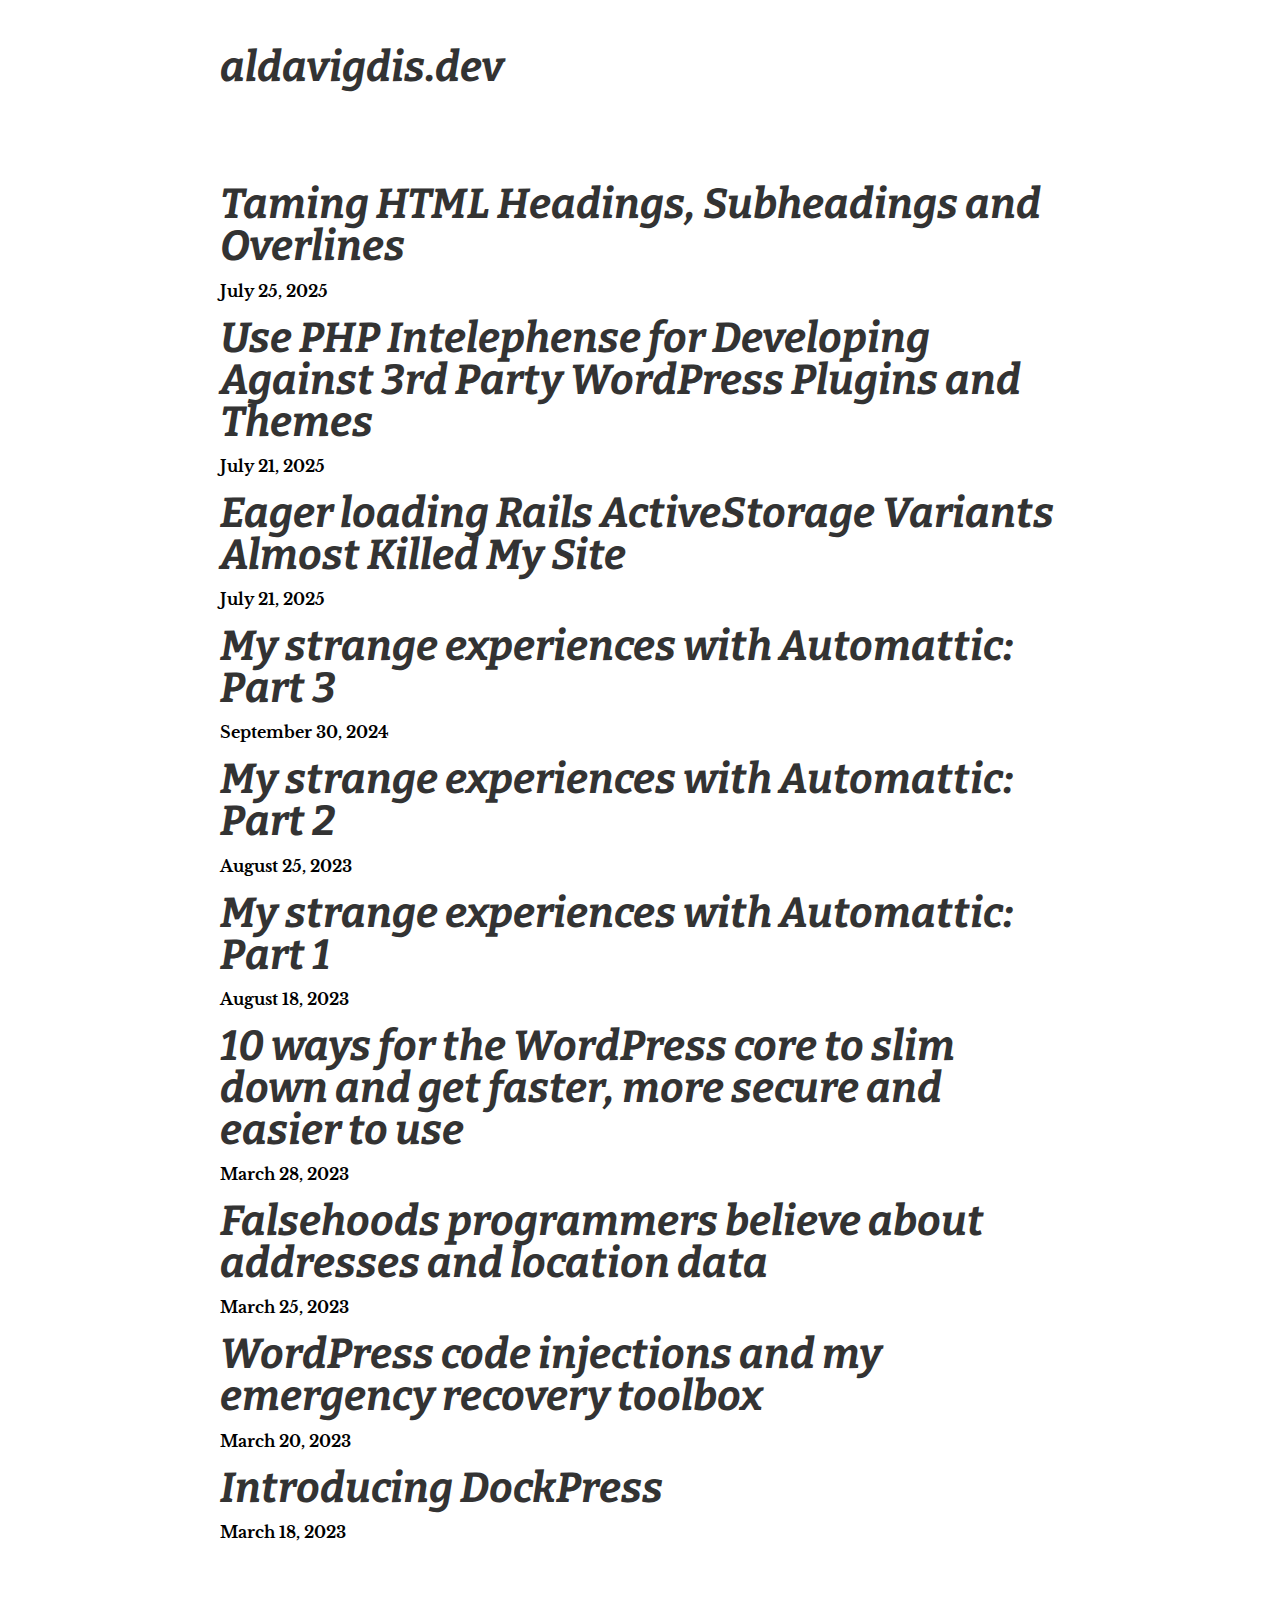
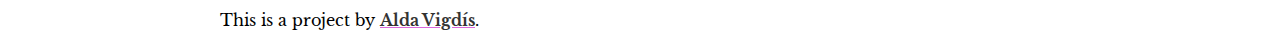
<file: index.html>
<!DOCTYPE html>
<html lang="en-US">
<head>
	<meta charset="UTF-8">
	<meta name="viewport" content="width=device-width, initial-scale=1">
<meta name="robots" content="max-image-preview:large">
	<style>img:is([sizes="auto" i], [sizes^="auto," i]) { contain-intrinsic-size: 3000px 1500px }</style>
	<title>aldavigdis.dev</title>
<link rel="alternate" type="application/rss+xml" title="aldavigdis.dev &raquo; Feed" href="/feed/">
<link rel="alternate" type="application/rss+xml" title="aldavigdis.dev &raquo; Comments Feed" href="/comments/feed/">
<script>
window._wpemojiSettings = {"baseUrl":"https:\/\/s.w.org\/images\/core\/emoji\/16.0.1\/72x72\/","ext":".png","svgUrl":"https:\/\/s.w.org\/images\/core\/emoji\/16.0.1\/svg\/","svgExt":".svg","source":{"concatemoji":"\/wp-includes\/js\/wp-emoji-release.min.js?ver=6.8.3"}};
/*! This file is auto-generated */
!function(s,n){var o,i,e;function c(e){try{var t={supportTests:e,timestamp:(new Date).valueOf()};sessionStorage.setItem(o,JSON.stringify(t))}catch(e){}}function p(e,t,n){e.clearRect(0,0,e.canvas.width,e.canvas.height),e.fillText(t,0,0);var t=new Uint32Array(e.getImageData(0,0,e.canvas.width,e.canvas.height).data),a=(e.clearRect(0,0,e.canvas.width,e.canvas.height),e.fillText(n,0,0),new Uint32Array(e.getImageData(0,0,e.canvas.width,e.canvas.height).data));return t.every(function(e,t){return e===a[t]})}function u(e,t){e.clearRect(0,0,e.canvas.width,e.canvas.height),e.fillText(t,0,0);for(var n=e.getImageData(16,16,1,1),a=0;a<n.data.length;a++)if(0!==n.data[a])return!1;return!0}function f(e,t,n,a){switch(t){case"flag":return n(e,"\ud83c\udff3\ufe0f\u200d\u26a7\ufe0f","\ud83c\udff3\ufe0f\u200b\u26a7\ufe0f")?!1:!n(e,"\ud83c\udde8\ud83c\uddf6","\ud83c\udde8\u200b\ud83c\uddf6")&&!n(e,"\ud83c\udff4\udb40\udc67\udb40\udc62\udb40\udc65\udb40\udc6e\udb40\udc67\udb40\udc7f","\ud83c\udff4\u200b\udb40\udc67\u200b\udb40\udc62\u200b\udb40\udc65\u200b\udb40\udc6e\u200b\udb40\udc67\u200b\udb40\udc7f");case"emoji":return!a(e,"\ud83e\udedf")}return!1}function g(e,t,n,a){var r="undefined"!=typeof WorkerGlobalScope&&self instanceof WorkerGlobalScope?new OffscreenCanvas(300,150):s.createElement("canvas"),o=r.getContext("2d",{willReadFrequently:!0}),i=(o.textBaseline="top",o.font="600 32px Arial",{});return e.forEach(function(e){i[e]=t(o,e,n,a)}),i}function t(e){var t=s.createElement("script");t.src=e,t.defer=!0,s.head.appendChild(t)}"undefined"!=typeof Promise&&(o="wpEmojiSettingsSupports",i=["flag","emoji"],n.supports={everything:!0,everythingExceptFlag:!0},e=new Promise(function(e){s.addEventListener("DOMContentLoaded",e,{once:!0})}),new Promise(function(t){var n=function(){try{var e=JSON.parse(sessionStorage.getItem(o));if("object"==typeof e&&"number"==typeof e.timestamp&&(new Date).valueOf()<e.timestamp+604800&&"object"==typeof e.supportTests)return e.supportTests}catch(e){}return null}();if(!n){if("undefined"!=typeof Worker&&"undefined"!=typeof OffscreenCanvas&&"undefined"!=typeof URL&&URL.createObjectURL&&"undefined"!=typeof Blob)try{var e="postMessage("+g.toString()+"("+[JSON.stringify(i),f.toString(),p.toString(),u.toString()].join(",")+"));",a=new Blob([e],{type:"text/javascript"}),r=new Worker(URL.createObjectURL(a),{name:"wpTestEmojiSupports"});return void(r.onmessage=function(e){c(n=e.data),r.terminate(),t(n)})}catch(e){}c(n=g(i,f,p,u))}t(n)}).then(function(e){for(var t in e)n.supports[t]=e[t],n.supports.everything=n.supports.everything&&n.supports[t],"flag"!==t&&(n.supports.everythingExceptFlag=n.supports.everythingExceptFlag&&n.supports[t]);n.supports.everythingExceptFlag=n.supports.everythingExceptFlag&&!n.supports.flag,n.DOMReady=!1,n.readyCallback=function(){n.DOMReady=!0}}).then(function(){return e}).then(function(){var e;n.supports.everything||(n.readyCallback(),(e=n.source||{}).concatemoji?t(e.concatemoji):e.wpemoji&&e.twemoji&&(t(e.twemoji),t(e.wpemoji)))}))}((window,document),window._wpemojiSettings);
</script>
<style id="wp-block-site-title-inline-css">
.wp-block-site-title{box-sizing:border-box}.wp-block-site-title :where(a){color:inherit;font-family:inherit;font-size:inherit;font-style:inherit;font-weight:inherit;letter-spacing:inherit;line-height:inherit;text-decoration:inherit}
</style>
<style id="wp-block-template-part-theme-inline-css">
:root :where(.wp-block-template-part.has-background){margin-bottom:0;margin-top:0;padding:1.25em 2.375em}
</style>
<style id="wp-block-post-title-inline-css">
.wp-block-post-title{box-sizing:border-box;word-break:break-word}.wp-block-post-title :where(a){display:inline-block;font-family:inherit;font-size:inherit;font-style:inherit;font-weight:inherit;letter-spacing:inherit;line-height:inherit;text-decoration:inherit}
</style>
<style id="wp-block-post-date-inline-css">
.wp-block-post-date{box-sizing:border-box}
</style>
<style id="wp-block-post-template-inline-css">
.wp-block-post-template{box-sizing:border-box;list-style:none;margin-bottom:0;margin-top:0;max-width:100%;padding:0}.wp-block-post-template.is-flex-container{display:flex;flex-direction:row;flex-wrap:wrap;gap:1.25em}.wp-block-post-template.is-flex-container>li{margin:0;width:100%}@media (min-width:600px){.wp-block-post-template.is-flex-container.is-flex-container.columns-2>li{width:calc(50% - .625em)}.wp-block-post-template.is-flex-container.is-flex-container.columns-3>li{width:calc(33.33333% - .83333em)}.wp-block-post-template.is-flex-container.is-flex-container.columns-4>li{width:calc(25% - .9375em)}.wp-block-post-template.is-flex-container.is-flex-container.columns-5>li{width:calc(20% - 1em)}.wp-block-post-template.is-flex-container.is-flex-container.columns-6>li{width:calc(16.66667% - 1.04167em)}}@media (max-width:600px){.wp-block-post-template-is-layout-grid.wp-block-post-template-is-layout-grid.wp-block-post-template-is-layout-grid.wp-block-post-template-is-layout-grid{grid-template-columns:1fr}}.wp-block-post-template-is-layout-constrained>li>.alignright,.wp-block-post-template-is-layout-flow>li>.alignright{float:right;margin-inline-end:0;margin-inline-start:2em}.wp-block-post-template-is-layout-constrained>li>.alignleft,.wp-block-post-template-is-layout-flow>li>.alignleft{float:left;margin-inline-end:2em;margin-inline-start:0}.wp-block-post-template-is-layout-constrained>li>.aligncenter,.wp-block-post-template-is-layout-flow>li>.aligncenter{margin-inline-end:auto;margin-inline-start:auto}
</style>
<style id="wp-block-group-inline-css">
.wp-block-group{box-sizing:border-box}:where(.wp-block-group.wp-block-group-is-layout-constrained){position:relative}
</style>
<style id="wp-block-group-theme-inline-css">
:where(.wp-block-group.has-background){padding:1.25em 2.375em}
</style>
<style id="wp-block-paragraph-inline-css">
.is-small-text{font-size:.875em}.is-regular-text{font-size:1em}.is-large-text{font-size:2.25em}.is-larger-text{font-size:3em}.has-drop-cap:not(:focus):first-letter{float:left;font-size:8.4em;font-style:normal;font-weight:100;line-height:.68;margin:.05em .1em 0 0;text-transform:uppercase}body.rtl .has-drop-cap:not(:focus):first-letter{float:none;margin-left:.1em}p.has-drop-cap.has-background{overflow:hidden}:root :where(p.has-background){padding:1.25em 2.375em}:where(p.has-text-color:not(.has-link-color)) a{color:inherit}p.has-text-align-left[style*="writing-mode:vertical-lr"],p.has-text-align-right[style*="writing-mode:vertical-rl"]{rotate:180deg}
</style>
<style id="wp-emoji-styles-inline-css">

	img.wp-smiley, img.emoji {
		display: inline !important;
		border: none !important;
		box-shadow: none !important;
		height: 1em !important;
		width: 1em !important;
		margin: 0 0.07em !important;
		vertical-align: -0.1em !important;
		background: none !important;
		padding: 0 !important;
	}
</style>
<style id="wp-block-library-inline-css">
:root{--wp-admin-theme-color:#007cba;--wp-admin-theme-color--rgb:0,124,186;--wp-admin-theme-color-darker-10:#006ba1;--wp-admin-theme-color-darker-10--rgb:0,107,161;--wp-admin-theme-color-darker-20:#005a87;--wp-admin-theme-color-darker-20--rgb:0,90,135;--wp-admin-border-width-focus:2px;--wp-block-synced-color:#7a00df;--wp-block-synced-color--rgb:122,0,223;--wp-bound-block-color:var(--wp-block-synced-color)}@media (min-resolution:192dpi){:root{--wp-admin-border-width-focus:1.5px}}.wp-element-button{cursor:pointer}:root{--wp--preset--font-size--normal:16px;--wp--preset--font-size--huge:42px}:root .has-very-light-gray-background-color{background-color:#eee}:root .has-very-dark-gray-background-color{background-color:#313131}:root .has-very-light-gray-color{color:#eee}:root .has-very-dark-gray-color{color:#313131}:root .has-vivid-green-cyan-to-vivid-cyan-blue-gradient-background{background:linear-gradient(135deg,#00d084,#0693e3)}:root .has-purple-crush-gradient-background{background:linear-gradient(135deg,#34e2e4,#4721fb 50%,#ab1dfe)}:root .has-hazy-dawn-gradient-background{background:linear-gradient(135deg,#faaca8,#dad0ec)}:root .has-subdued-olive-gradient-background{background:linear-gradient(135deg,#fafae1,#67a671)}:root .has-atomic-cream-gradient-background{background:linear-gradient(135deg,#fdd79a,#004a59)}:root .has-nightshade-gradient-background{background:linear-gradient(135deg,#330968,#31cdcf)}:root .has-midnight-gradient-background{background:linear-gradient(135deg,#020381,#2874fc)}.has-regular-font-size{font-size:1em}.has-larger-font-size{font-size:2.625em}.has-normal-font-size{font-size:var(--wp--preset--font-size--normal)}.has-huge-font-size{font-size:var(--wp--preset--font-size--huge)}.has-text-align-center{text-align:center}.has-text-align-left{text-align:left}.has-text-align-right{text-align:right}#end-resizable-editor-section{display:none}.aligncenter{clear:both}.items-justified-left{justify-content:flex-start}.items-justified-center{justify-content:center}.items-justified-right{justify-content:flex-end}.items-justified-space-between{justify-content:space-between}.screen-reader-text{border:0;clip-path:inset(50%);height:1px;margin:-1px;overflow:hidden;padding:0;position:absolute;width:1px;word-wrap:normal!important}.screen-reader-text:focus{background-color:#ddd;clip-path:none;color:#444;display:block;font-size:1em;height:auto;left:5px;line-height:normal;padding:15px 23px 14px;text-decoration:none;top:5px;width:auto;z-index:100000}html :where(.has-border-color){border-style:solid}html :where([style*=border-top-color]){border-top-style:solid}html :where([style*=border-right-color]){border-right-style:solid}html :where([style*=border-bottom-color]){border-bottom-style:solid}html :where([style*=border-left-color]){border-left-style:solid}html :where([style*=border-width]){border-style:solid}html :where([style*=border-top-width]){border-top-style:solid}html :where([style*=border-right-width]){border-right-style:solid}html :where([style*=border-bottom-width]){border-bottom-style:solid}html :where([style*=border-left-width]){border-left-style:solid}html :where(img[class*=wp-image-]){height:auto;max-width:100%}:where(figure){margin:0 0 1em}html :where(.is-position-sticky){--wp-admin--admin-bar--position-offset:var(--wp-admin--admin-bar--height,0px)}@media screen and (max-width:600px){html :where(.is-position-sticky){--wp-admin--admin-bar--position-offset:0px}}
</style>
<link rel="stylesheet" id="aldatheme_style-css" href="/wp-content/themes/aldatheme/style.css?ver=0.1.4-2025-10-06" media="all">
<style id="global-styles-inline-css">
:root{--wp--preset--aspect-ratio--square: 1;--wp--preset--aspect-ratio--4-3: 4/3;--wp--preset--aspect-ratio--3-4: 3/4;--wp--preset--aspect-ratio--3-2: 3/2;--wp--preset--aspect-ratio--2-3: 2/3;--wp--preset--aspect-ratio--16-9: 16/9;--wp--preset--aspect-ratio--9-16: 9/16;--wp--preset--color--black: #000000;--wp--preset--color--cyan-bluish-gray: #abb8c3;--wp--preset--color--white: #ffffff;--wp--preset--color--pale-pink: #f78da7;--wp--preset--color--vivid-red: #cf2e2e;--wp--preset--color--luminous-vivid-orange: #ff6900;--wp--preset--color--luminous-vivid-amber: #fcb900;--wp--preset--color--light-green-cyan: #7bdcb5;--wp--preset--color--vivid-green-cyan: #00d084;--wp--preset--color--pale-cyan-blue: #8ed1fc;--wp--preset--color--vivid-cyan-blue: #0693e3;--wp--preset--color--vivid-purple: #9b51e0;--wp--preset--color--almost-black: #333;--wp--preset--color--light-grey: #F0F0F4;--wp--preset--color--grey: #ccc;--wp--preset--color--dark-grey: #555;--wp--preset--color--magenta: #dc68dc;--wp--preset--color--magenta-alt: #dc68a2;--wp--preset--color--orange: #dca268;--wp--preset--color--green: #a2dc68;--wp--preset--color--pastel-magenta: #fff0ff;--wp--preset--color--pastel-magenta-alt: #fff0f8;--wp--preset--color--pastel-orange: #fff8f0;--wp--preset--color--pastel-yellow: #fffff0;--wp--preset--color--pastel-green: #f8fff0;--wp--preset--color--dark-magenta: #6a256a;--wp--preset--color--dark-magenta-alt: #6a2548;--wp--preset--color--dark-orange: #6a4825;--wp--preset--color--dark-yellow: #6a6a25;--wp--preset--color--dark-green: #486a25;--wp--preset--gradient--vivid-cyan-blue-to-vivid-purple: linear-gradient(135deg,rgba(6,147,227,1) 0%,rgb(155,81,224) 100%);--wp--preset--gradient--light-green-cyan-to-vivid-green-cyan: linear-gradient(135deg,rgb(122,220,180) 0%,rgb(0,208,130) 100%);--wp--preset--gradient--luminous-vivid-amber-to-luminous-vivid-orange: linear-gradient(135deg,rgba(252,185,0,1) 0%,rgba(255,105,0,1) 100%);--wp--preset--gradient--luminous-vivid-orange-to-vivid-red: linear-gradient(135deg,rgba(255,105,0,1) 0%,rgb(207,46,46) 100%);--wp--preset--gradient--very-light-gray-to-cyan-bluish-gray: linear-gradient(135deg,rgb(238,238,238) 0%,rgb(169,184,195) 100%);--wp--preset--gradient--cool-to-warm-spectrum: linear-gradient(135deg,rgb(74,234,220) 0%,rgb(151,120,209) 20%,rgb(207,42,186) 40%,rgb(238,44,130) 60%,rgb(251,105,98) 80%,rgb(254,248,76) 100%);--wp--preset--gradient--blush-light-purple: linear-gradient(135deg,rgb(255,206,236) 0%,rgb(152,150,240) 100%);--wp--preset--gradient--blush-bordeaux: linear-gradient(135deg,rgb(254,205,165) 0%,rgb(254,45,45) 50%,rgb(107,0,62) 100%);--wp--preset--gradient--luminous-dusk: linear-gradient(135deg,rgb(255,203,112) 0%,rgb(199,81,192) 50%,rgb(65,88,208) 100%);--wp--preset--gradient--pale-ocean: linear-gradient(135deg,rgb(255,245,203) 0%,rgb(182,227,212) 50%,rgb(51,167,181) 100%);--wp--preset--gradient--electric-grass: linear-gradient(135deg,rgb(202,248,128) 0%,rgb(113,206,126) 100%);--wp--preset--gradient--midnight: linear-gradient(135deg,rgb(2,3,129) 0%,rgb(40,116,252) 100%);--wp--preset--gradient--tequila-sunrise: linear-gradient(var(--wp--preset--color--magenta-alt) 33%, var(--wp--preset--color--orange) 133% );--wp--preset--gradient--queer-cocktail: linear-gradient(var(--wp--preset--color--magenta-alt) 0%, var(--wp--preset--color--magenta) 100%);--wp--preset--font-size--small: 12px;--wp--preset--font-size--medium: 16px;--wp--preset--font-size--large: 42px;--wp--preset--font-size--x-large: 72px;--wp--preset--font-family--libre-baskerville: Libre Baskerville, serif;--wp--preset--font-family--bitter: Bitter, serif;--wp--preset--spacing--20: 0.44rem;--wp--preset--spacing--30: 0.67rem;--wp--preset--spacing--40: 1rem;--wp--preset--spacing--50: 1.5rem;--wp--preset--spacing--60: 2.25rem;--wp--preset--spacing--70: 3.38rem;--wp--preset--spacing--80: 5.06rem;--wp--preset--shadow--natural: 6px 6px 9px rgba(0, 0, 0, 0.2);--wp--preset--shadow--deep: 12px 12px 50px rgba(0, 0, 0, 0.4);--wp--preset--shadow--sharp: 6px 6px 0px rgba(0, 0, 0, 0.2);--wp--preset--shadow--outlined: 6px 6px 0px -3px rgba(255, 255, 255, 1), 6px 6px rgba(0, 0, 0, 1);--wp--preset--shadow--crisp: 6px 6px 0px rgba(0, 0, 0, 1);}:root { --wp--style--global--content-size: 840px;--wp--style--global--wide-size: 1100px; }:where(body) { margin: 0; }.wp-site-blocks > .alignleft { float: left; margin-right: 2em; }.wp-site-blocks > .alignright { float: right; margin-left: 2em; }.wp-site-blocks > .aligncenter { justify-content: center; margin-left: auto; margin-right: auto; }:where(.is-layout-flex){gap: 0.5em;}:where(.is-layout-grid){gap: 0.5em;}.is-layout-flow > .alignleft{float: left;margin-inline-start: 0;margin-inline-end: 2em;}.is-layout-flow > .alignright{float: right;margin-inline-start: 2em;margin-inline-end: 0;}.is-layout-flow > .aligncenter{margin-left: auto !important;margin-right: auto !important;}.is-layout-constrained > .alignleft{float: left;margin-inline-start: 0;margin-inline-end: 2em;}.is-layout-constrained > .alignright{float: right;margin-inline-start: 2em;margin-inline-end: 0;}.is-layout-constrained > .aligncenter{margin-left: auto !important;margin-right: auto !important;}.is-layout-constrained > :where(:not(.alignleft):not(.alignright):not(.alignfull)){max-width: var(--wp--style--global--content-size);margin-left: auto !important;margin-right: auto !important;}.is-layout-constrained > .alignwide{max-width: var(--wp--style--global--wide-size);}body .is-layout-flex{display: flex;}.is-layout-flex{flex-wrap: wrap;align-items: center;}.is-layout-flex > :is(*, div){margin: 0;}body .is-layout-grid{display: grid;}.is-layout-grid > :is(*, div){margin: 0;}body{padding-top: 0px;padding-right: 0px;padding-bottom: 0px;padding-left: 0px;}a:where(:not(.wp-element-button)){text-decoration: underline;}:root :where(.wp-element-button, .wp-block-button__link){background-color: #32373c;border-width: 0;color: #fff;font-family: inherit;font-size: inherit;line-height: inherit;padding: calc(0.667em + 2px) calc(1.333em + 2px);text-decoration: none;}.has-black-color{color: var(--wp--preset--color--black) !important;}.has-cyan-bluish-gray-color{color: var(--wp--preset--color--cyan-bluish-gray) !important;}.has-white-color{color: var(--wp--preset--color--white) !important;}.has-pale-pink-color{color: var(--wp--preset--color--pale-pink) !important;}.has-vivid-red-color{color: var(--wp--preset--color--vivid-red) !important;}.has-luminous-vivid-orange-color{color: var(--wp--preset--color--luminous-vivid-orange) !important;}.has-luminous-vivid-amber-color{color: var(--wp--preset--color--luminous-vivid-amber) !important;}.has-light-green-cyan-color{color: var(--wp--preset--color--light-green-cyan) !important;}.has-vivid-green-cyan-color{color: var(--wp--preset--color--vivid-green-cyan) !important;}.has-pale-cyan-blue-color{color: var(--wp--preset--color--pale-cyan-blue) !important;}.has-vivid-cyan-blue-color{color: var(--wp--preset--color--vivid-cyan-blue) !important;}.has-vivid-purple-color{color: var(--wp--preset--color--vivid-purple) !important;}.has-almost-black-color{color: var(--wp--preset--color--almost-black) !important;}.has-light-grey-color{color: var(--wp--preset--color--light-grey) !important;}.has-grey-color{color: var(--wp--preset--color--grey) !important;}.has-dark-grey-color{color: var(--wp--preset--color--dark-grey) !important;}.has-magenta-color{color: var(--wp--preset--color--magenta) !important;}.has-magenta-alt-color{color: var(--wp--preset--color--magenta-alt) !important;}.has-orange-color{color: var(--wp--preset--color--orange) !important;}.has-green-color{color: var(--wp--preset--color--green) !important;}.has-pastel-magenta-color{color: var(--wp--preset--color--pastel-magenta) !important;}.has-pastel-magenta-alt-color{color: var(--wp--preset--color--pastel-magenta-alt) !important;}.has-pastel-orange-color{color: var(--wp--preset--color--pastel-orange) !important;}.has-pastel-yellow-color{color: var(--wp--preset--color--pastel-yellow) !important;}.has-pastel-green-color{color: var(--wp--preset--color--pastel-green) !important;}.has-dark-magenta-color{color: var(--wp--preset--color--dark-magenta) !important;}.has-dark-magenta-alt-color{color: var(--wp--preset--color--dark-magenta-alt) !important;}.has-dark-orange-color{color: var(--wp--preset--color--dark-orange) !important;}.has-dark-yellow-color{color: var(--wp--preset--color--dark-yellow) !important;}.has-dark-green-color{color: var(--wp--preset--color--dark-green) !important;}.has-black-background-color{background-color: var(--wp--preset--color--black) !important;}.has-cyan-bluish-gray-background-color{background-color: var(--wp--preset--color--cyan-bluish-gray) !important;}.has-white-background-color{background-color: var(--wp--preset--color--white) !important;}.has-pale-pink-background-color{background-color: var(--wp--preset--color--pale-pink) !important;}.has-vivid-red-background-color{background-color: var(--wp--preset--color--vivid-red) !important;}.has-luminous-vivid-orange-background-color{background-color: var(--wp--preset--color--luminous-vivid-orange) !important;}.has-luminous-vivid-amber-background-color{background-color: var(--wp--preset--color--luminous-vivid-amber) !important;}.has-light-green-cyan-background-color{background-color: var(--wp--preset--color--light-green-cyan) !important;}.has-vivid-green-cyan-background-color{background-color: var(--wp--preset--color--vivid-green-cyan) !important;}.has-pale-cyan-blue-background-color{background-color: var(--wp--preset--color--pale-cyan-blue) !important;}.has-vivid-cyan-blue-background-color{background-color: var(--wp--preset--color--vivid-cyan-blue) !important;}.has-vivid-purple-background-color{background-color: var(--wp--preset--color--vivid-purple) !important;}.has-almost-black-background-color{background-color: var(--wp--preset--color--almost-black) !important;}.has-light-grey-background-color{background-color: var(--wp--preset--color--light-grey) !important;}.has-grey-background-color{background-color: var(--wp--preset--color--grey) !important;}.has-dark-grey-background-color{background-color: var(--wp--preset--color--dark-grey) !important;}.has-magenta-background-color{background-color: var(--wp--preset--color--magenta) !important;}.has-magenta-alt-background-color{background-color: var(--wp--preset--color--magenta-alt) !important;}.has-orange-background-color{background-color: var(--wp--preset--color--orange) !important;}.has-green-background-color{background-color: var(--wp--preset--color--green) !important;}.has-pastel-magenta-background-color{background-color: var(--wp--preset--color--pastel-magenta) !important;}.has-pastel-magenta-alt-background-color{background-color: var(--wp--preset--color--pastel-magenta-alt) !important;}.has-pastel-orange-background-color{background-color: var(--wp--preset--color--pastel-orange) !important;}.has-pastel-yellow-background-color{background-color: var(--wp--preset--color--pastel-yellow) !important;}.has-pastel-green-background-color{background-color: var(--wp--preset--color--pastel-green) !important;}.has-dark-magenta-background-color{background-color: var(--wp--preset--color--dark-magenta) !important;}.has-dark-magenta-alt-background-color{background-color: var(--wp--preset--color--dark-magenta-alt) !important;}.has-dark-orange-background-color{background-color: var(--wp--preset--color--dark-orange) !important;}.has-dark-yellow-background-color{background-color: var(--wp--preset--color--dark-yellow) !important;}.has-dark-green-background-color{background-color: var(--wp--preset--color--dark-green) !important;}.has-black-border-color{border-color: var(--wp--preset--color--black) !important;}.has-cyan-bluish-gray-border-color{border-color: var(--wp--preset--color--cyan-bluish-gray) !important;}.has-white-border-color{border-color: var(--wp--preset--color--white) !important;}.has-pale-pink-border-color{border-color: var(--wp--preset--color--pale-pink) !important;}.has-vivid-red-border-color{border-color: var(--wp--preset--color--vivid-red) !important;}.has-luminous-vivid-orange-border-color{border-color: var(--wp--preset--color--luminous-vivid-orange) !important;}.has-luminous-vivid-amber-border-color{border-color: var(--wp--preset--color--luminous-vivid-amber) !important;}.has-light-green-cyan-border-color{border-color: var(--wp--preset--color--light-green-cyan) !important;}.has-vivid-green-cyan-border-color{border-color: var(--wp--preset--color--vivid-green-cyan) !important;}.has-pale-cyan-blue-border-color{border-color: var(--wp--preset--color--pale-cyan-blue) !important;}.has-vivid-cyan-blue-border-color{border-color: var(--wp--preset--color--vivid-cyan-blue) !important;}.has-vivid-purple-border-color{border-color: var(--wp--preset--color--vivid-purple) !important;}.has-almost-black-border-color{border-color: var(--wp--preset--color--almost-black) !important;}.has-light-grey-border-color{border-color: var(--wp--preset--color--light-grey) !important;}.has-grey-border-color{border-color: var(--wp--preset--color--grey) !important;}.has-dark-grey-border-color{border-color: var(--wp--preset--color--dark-grey) !important;}.has-magenta-border-color{border-color: var(--wp--preset--color--magenta) !important;}.has-magenta-alt-border-color{border-color: var(--wp--preset--color--magenta-alt) !important;}.has-orange-border-color{border-color: var(--wp--preset--color--orange) !important;}.has-green-border-color{border-color: var(--wp--preset--color--green) !important;}.has-pastel-magenta-border-color{border-color: var(--wp--preset--color--pastel-magenta) !important;}.has-pastel-magenta-alt-border-color{border-color: var(--wp--preset--color--pastel-magenta-alt) !important;}.has-pastel-orange-border-color{border-color: var(--wp--preset--color--pastel-orange) !important;}.has-pastel-yellow-border-color{border-color: var(--wp--preset--color--pastel-yellow) !important;}.has-pastel-green-border-color{border-color: var(--wp--preset--color--pastel-green) !important;}.has-dark-magenta-border-color{border-color: var(--wp--preset--color--dark-magenta) !important;}.has-dark-magenta-alt-border-color{border-color: var(--wp--preset--color--dark-magenta-alt) !important;}.has-dark-orange-border-color{border-color: var(--wp--preset--color--dark-orange) !important;}.has-dark-yellow-border-color{border-color: var(--wp--preset--color--dark-yellow) !important;}.has-dark-green-border-color{border-color: var(--wp--preset--color--dark-green) !important;}.has-vivid-cyan-blue-to-vivid-purple-gradient-background{background: var(--wp--preset--gradient--vivid-cyan-blue-to-vivid-purple) !important;}.has-light-green-cyan-to-vivid-green-cyan-gradient-background{background: var(--wp--preset--gradient--light-green-cyan-to-vivid-green-cyan) !important;}.has-luminous-vivid-amber-to-luminous-vivid-orange-gradient-background{background: var(--wp--preset--gradient--luminous-vivid-amber-to-luminous-vivid-orange) !important;}.has-luminous-vivid-orange-to-vivid-red-gradient-background{background: var(--wp--preset--gradient--luminous-vivid-orange-to-vivid-red) !important;}.has-very-light-gray-to-cyan-bluish-gray-gradient-background{background: var(--wp--preset--gradient--very-light-gray-to-cyan-bluish-gray) !important;}.has-cool-to-warm-spectrum-gradient-background{background: var(--wp--preset--gradient--cool-to-warm-spectrum) !important;}.has-blush-light-purple-gradient-background{background: var(--wp--preset--gradient--blush-light-purple) !important;}.has-blush-bordeaux-gradient-background{background: var(--wp--preset--gradient--blush-bordeaux) !important;}.has-luminous-dusk-gradient-background{background: var(--wp--preset--gradient--luminous-dusk) !important;}.has-pale-ocean-gradient-background{background: var(--wp--preset--gradient--pale-ocean) !important;}.has-electric-grass-gradient-background{background: var(--wp--preset--gradient--electric-grass) !important;}.has-midnight-gradient-background{background: var(--wp--preset--gradient--midnight) !important;}.has-tequila-sunrise-gradient-background{background: var(--wp--preset--gradient--tequila-sunrise) !important;}.has-queer-cocktail-gradient-background{background: var(--wp--preset--gradient--queer-cocktail) !important;}.has-small-font-size{font-size: var(--wp--preset--font-size--small) !important;}.has-medium-font-size{font-size: var(--wp--preset--font-size--medium) !important;}.has-large-font-size{font-size: var(--wp--preset--font-size--large) !important;}.has-x-large-font-size{font-size: var(--wp--preset--font-size--x-large) !important;}.has-libre-baskerville-font-family{font-family: var(--wp--preset--font-family--libre-baskerville) !important;}.has-bitter-font-family{font-family: var(--wp--preset--font-family--bitter) !important;}
:where(.wp-block-post-template.is-layout-flex){gap: 1.25em;}:where(.wp-block-post-template.is-layout-grid){gap: 1.25em;}
</style>
<style id="wp-block-template-skip-link-inline-css">

		.skip-link.screen-reader-text {
			border: 0;
			clip-path: inset(50%);
			height: 1px;
			margin: -1px;
			overflow: hidden;
			padding: 0;
			position: absolute !important;
			width: 1px;
			word-wrap: normal !important;
		}

		.skip-link.screen-reader-text:focus {
			background-color: #eee;
			clip-path: none;
			color: #444;
			display: block;
			font-size: 1em;
			height: auto;
			left: 5px;
			line-height: normal;
			padding: 15px 23px 14px;
			text-decoration: none;
			top: 5px;
			width: auto;
			z-index: 100000;
		}
</style>
<link rel="stylesheet" id="mkaz-code-syntax-prism-css-css" href="/wp-content/plugins/code-syntax-block/assets/prism-a11y-dark.css?ver=1727704537" media="all">
<link rel="https://api.w.org/" href="/wp-json/"><link rel="EditURI" type="application/rsd+xml" title="RSD" href="/xmlrpc.php?rsd">
<meta name="generator" content="WordPress 6.8.3">
</head>

<body class="home blog wp-embed-responsive wp-theme-aldatheme">

<div class="wp-site-blocks"><header class="site-header wp-block-template-part"><p class="wp-block-site-title has-large-font-size"><a href="/" target="_self" rel="home" aria-current="page">aldavigdis.dev</a></p></header>


	<div class="wp-block-group main-content is-layout-flow wp-block-group-is-layout-flow">
	<div class="wp-block-query is-layout-flow wp-block-query-is-layout-flow"><ul class="wp-block-post-template is-layout-flow wp-block-post-template-is-layout-flow"><li class="wp-block-post post-859 post type-post status-publish format-standard hentry category-uncategorized">
	<h2 class="wp-block-post-title has-medium-font-size"><a href="/2025/07/25/taming-html-headings-subheadings-and-overlines/" target="_self">Taming HTML Headings, Subheadings and Overlines</a></h2>
	<div class="wp-block-post-date"><time datetime="2025-07-25T16:57:19+00:00">July 25, 2025</time></div>
	</li><li class="wp-block-post post-581 post type-post status-publish format-standard hentry category-uncategorized">
	<h2 class="wp-block-post-title has-medium-font-size"><a href="/2025/07/21/use-php-intelephense-for-developing-against-3rd-party-wordpress-plugins-and-themes/" target="_self">Use PHP Intelephense for Developing Against 3rd Party WordPress Plugins and Themes</a></h2>
	<div class="wp-block-post-date"><time datetime="2025-07-21T14:14:39+00:00">July 21, 2025</time></div>
	</li><li class="wp-block-post post-740 post type-post status-publish format-standard hentry category-uncategorized">
	<h2 class="wp-block-post-title has-medium-font-size"><a href="/2025/07/21/eager-loading-rails-activestorage-almost-killed-my-site/" target="_self">Eager loading Rails ActiveStorage Variants Almost Killed My Site</a></h2>
	<div class="wp-block-post-date"><time datetime="2025-07-21T11:14:48+00:00">July 21, 2025</time></div>
	</li><li class="wp-block-post post-637 post type-post status-publish format-standard hentry category-uncategorized">
	<h2 class="wp-block-post-title has-medium-font-size"><a href="/2024/09/30/my-strange-experiences-with-automattic-part-3/" target="_self">My strange experiences with Automattic: Part 3</a></h2>
	<div class="wp-block-post-date"><time datetime="2024-09-30T14:29:18+00:00">September 30, 2024</time></div>
	</li><li class="wp-block-post post-362 post type-post status-publish format-standard hentry category-uncategorized">
	<h2 class="wp-block-post-title has-medium-font-size"><a href="/2023/08/25/my-strange-experiences-with-automattic-part-2/" target="_self">My strange experiences with Automattic: Part 2</a></h2>
	<div class="wp-block-post-date"><time datetime="2023-08-25T09:10:11+00:00">August 25, 2023</time></div>
	</li><li class="wp-block-post post-342 post type-post status-publish format-standard hentry category-uncategorized">
	<h2 class="wp-block-post-title has-medium-font-size"><a href="/2023/08/18/my-strange-experiences-with-automattic-part-1/" target="_self">My strange experiences with Automattic: Part 1</a></h2>
	<div class="wp-block-post-date"><time datetime="2023-08-18T12:55:44+00:00">August 18, 2023</time></div>
	</li><li class="wp-block-post post-207 post type-post status-publish format-standard hentry category-uncategorized">
	<h2 class="wp-block-post-title has-medium-font-size"><a href="/2023/03/28/10-ways-for-the-wordpress-core-to-slim-down-and-get-faster-more-secure-and-easier-to-use/" target="_self">10 ways for the WordPress core to slim down and get faster, more secure and easier to use</a></h2>
	<div class="wp-block-post-date"><time datetime="2023-03-28T13:14:00+00:00">March 28, 2023</time></div>
	</li><li class="wp-block-post post-211 post type-post status-publish format-standard hentry category-uncategorized">
	<h2 class="wp-block-post-title has-medium-font-size"><a href="/2023/03/25/falsehoods-programmers-believe-about-addresses-and-location-data/" target="_self">Falsehoods programmers believe about addresses and location data</a></h2>
	<div class="wp-block-post-date"><time datetime="2023-03-25T22:17:20+00:00">March 25, 2023</time></div>
	</li><li class="wp-block-post post-71 post type-post status-publish format-standard hentry category-uncategorized">
	<h2 class="wp-block-post-title has-medium-font-size"><a href="/2023/03/20/wordpress-code-injections-and-my-emergency-recovery-toolbox/" target="_self">WordPress code injections and my emergency recovery toolbox</a></h2>
	<div class="wp-block-post-date"><time datetime="2023-03-20T11:49:22+00:00">March 20, 2023</time></div>
	</li><li class="wp-block-post post-20 post type-post status-publish format-standard hentry category-uncategorized">
	<h2 class="wp-block-post-title has-medium-font-size"><a href="/2023/03/18/introducing-dockpress/" target="_self">Introducing DockPress</a></h2>
	<div class="wp-block-post-date"><time datetime="2023-03-18T11:56:27+00:00">March 18, 2023</time></div>
	</li></ul></div>
	</div>


<div class="site-footer wp-block-template-part">
    <footer class="wp-block-group has-s-font-size is-layout-constrained wp-block-group-is-layout-constrained">
    <p class="has-s-font-size">
        This is a project by
        <a href="https://aldavigdis.is/" target="_blank">Alda Vigd&iacute;s</a>.
    </p>
    
    </footer>

</div>
</div>
<script type="speculationrules">
{"prefetch":[{"source":"document","where":{"and":[{"href_matches":"\/*"},{"not":{"href_matches":["\/wp-*.php","\/wp-admin\/*","\/wp-content\/uploads\/*","\/wp-content\/*","\/wp-content\/plugins\/*","\/wp-content\/themes\/aldatheme\/*","\/*\\?(.+)"]}},{"not":{"selector_matches":"a[rel~=\"nofollow\"]"}},{"not":{"selector_matches":".no-prefetch, .no-prefetch a"}}]},"eagerness":"conservative"}]}
</script>
<script id="wp-block-template-skip-link-js-after">
	( function() {
		var skipLinkTarget = document.querySelector( 'main' ),
			sibling,
			skipLinkTargetID,
			skipLink;

		// Early exit if a skip-link target can't be located.
		if ( ! skipLinkTarget ) {
			return;
		}

		/*
		 * Get the site wrapper.
		 * The skip-link will be injected in the beginning of it.
		 */
		sibling = document.querySelector( '.wp-site-blocks' );

		// Early exit if the root element was not found.
		if ( ! sibling ) {
			return;
		}

		// Get the skip-link target's ID, and generate one if it doesn't exist.
		skipLinkTargetID = skipLinkTarget.id;
		if ( ! skipLinkTargetID ) {
			skipLinkTargetID = 'wp--skip-link--target';
			skipLinkTarget.id = skipLinkTargetID;
		}

		// Create the skip link.
		skipLink = document.createElement( 'a' );
		skipLink.classList.add( 'skip-link', 'screen-reader-text' );
		skipLink.id = 'wp-skip-link';
		skipLink.href = '#' + skipLinkTargetID;
		skipLink.innerText = 'Skip to content';

		// Inject the skip link.
		sibling.parentElement.insertBefore( skipLink, sibling );
	}() );
	
</script>
<script id="mkaz-code-syntax-prism-js-js-extra">
var prism_settings = {"pluginUrl":"\/wp-content\/plugins\/code-syntax-block\/"};
</script>
<script src="/wp-content/plugins/code-syntax-block/assets/prism/prism.js?ver=1727704537" id="mkaz-code-syntax-prism-js-js"></script>
</body>
</html>
</file>
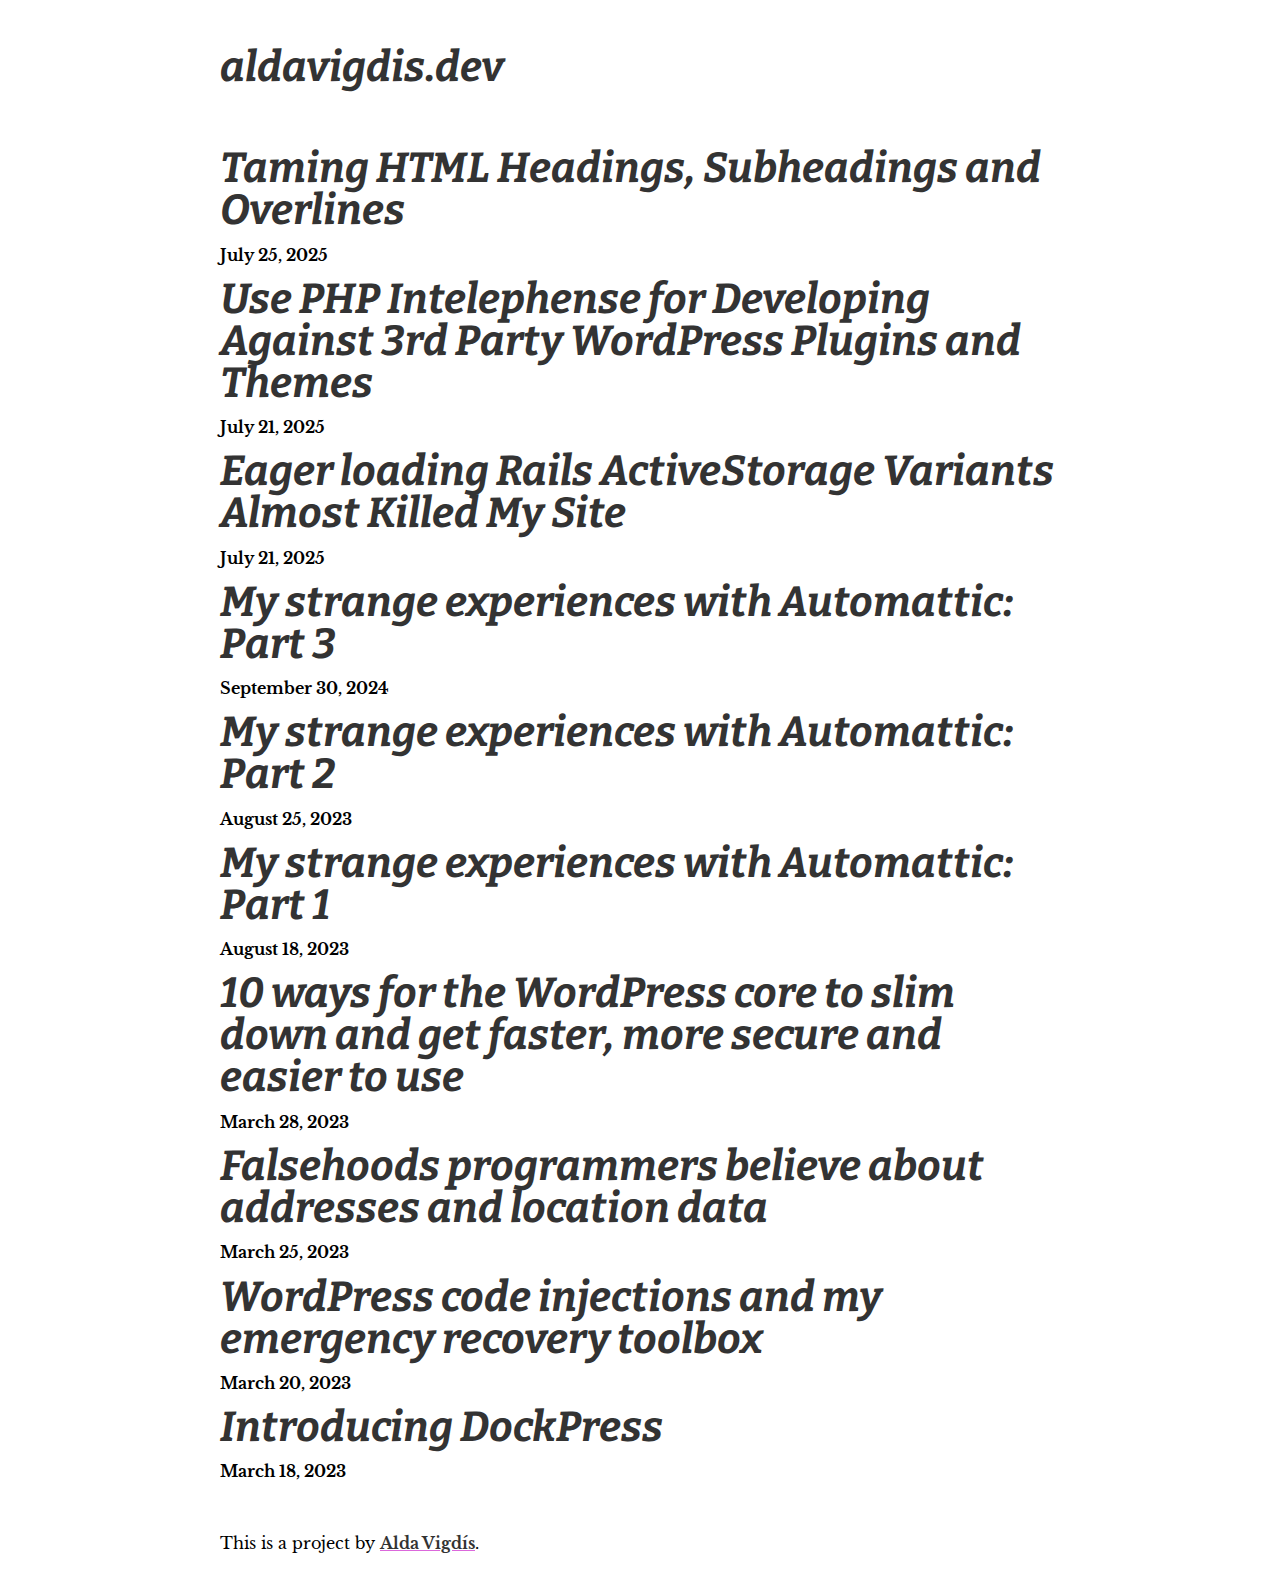
<file: author/aldavigdis/index.html>
<!DOCTYPE html>
<html lang="en-US">
<head>
	<meta charset="UTF-8">
	<meta name="viewport" content="width=device-width, initial-scale=1">
<meta name="robots" content="max-image-preview:large">
	<style>img:is([sizes="auto" i], [sizes^="auto," i]) { contain-intrinsic-size: 3000px 1500px }</style>
	<title>Alda Vigd&iacute;s Skarph&eacute;&eth;insd&oacute;ttir &ndash; aldavigdis.dev</title>
<link rel="alternate" type="application/rss+xml" title="aldavigdis.dev &raquo; Feed" href="/feed/">
<link rel="alternate" type="application/rss+xml" title="aldavigdis.dev &raquo; Comments Feed" href="/comments/feed/">
<link rel="alternate" type="application/rss+xml" title="aldavigdis.dev &raquo; Posts by Alda Vigd&iacute;s Skarph&eacute;&eth;insd&oacute;ttir Feed" href="/author/aldavigdis/feed/">
<script>
window._wpemojiSettings = {"baseUrl":"https:\/\/s.w.org\/images\/core\/emoji\/16.0.1\/72x72\/","ext":".png","svgUrl":"https:\/\/s.w.org\/images\/core\/emoji\/16.0.1\/svg\/","svgExt":".svg","source":{"concatemoji":"\/wp-includes\/js\/wp-emoji-release.min.js?ver=6.8.3"}};
/*! This file is auto-generated */
!function(s,n){var o,i,e;function c(e){try{var t={supportTests:e,timestamp:(new Date).valueOf()};sessionStorage.setItem(o,JSON.stringify(t))}catch(e){}}function p(e,t,n){e.clearRect(0,0,e.canvas.width,e.canvas.height),e.fillText(t,0,0);var t=new Uint32Array(e.getImageData(0,0,e.canvas.width,e.canvas.height).data),a=(e.clearRect(0,0,e.canvas.width,e.canvas.height),e.fillText(n,0,0),new Uint32Array(e.getImageData(0,0,e.canvas.width,e.canvas.height).data));return t.every(function(e,t){return e===a[t]})}function u(e,t){e.clearRect(0,0,e.canvas.width,e.canvas.height),e.fillText(t,0,0);for(var n=e.getImageData(16,16,1,1),a=0;a<n.data.length;a++)if(0!==n.data[a])return!1;return!0}function f(e,t,n,a){switch(t){case"flag":return n(e,"\ud83c\udff3\ufe0f\u200d\u26a7\ufe0f","\ud83c\udff3\ufe0f\u200b\u26a7\ufe0f")?!1:!n(e,"\ud83c\udde8\ud83c\uddf6","\ud83c\udde8\u200b\ud83c\uddf6")&&!n(e,"\ud83c\udff4\udb40\udc67\udb40\udc62\udb40\udc65\udb40\udc6e\udb40\udc67\udb40\udc7f","\ud83c\udff4\u200b\udb40\udc67\u200b\udb40\udc62\u200b\udb40\udc65\u200b\udb40\udc6e\u200b\udb40\udc67\u200b\udb40\udc7f");case"emoji":return!a(e,"\ud83e\udedf")}return!1}function g(e,t,n,a){var r="undefined"!=typeof WorkerGlobalScope&&self instanceof WorkerGlobalScope?new OffscreenCanvas(300,150):s.createElement("canvas"),o=r.getContext("2d",{willReadFrequently:!0}),i=(o.textBaseline="top",o.font="600 32px Arial",{});return e.forEach(function(e){i[e]=t(o,e,n,a)}),i}function t(e){var t=s.createElement("script");t.src=e,t.defer=!0,s.head.appendChild(t)}"undefined"!=typeof Promise&&(o="wpEmojiSettingsSupports",i=["flag","emoji"],n.supports={everything:!0,everythingExceptFlag:!0},e=new Promise(function(e){s.addEventListener("DOMContentLoaded",e,{once:!0})}),new Promise(function(t){var n=function(){try{var e=JSON.parse(sessionStorage.getItem(o));if("object"==typeof e&&"number"==typeof e.timestamp&&(new Date).valueOf()<e.timestamp+604800&&"object"==typeof e.supportTests)return e.supportTests}catch(e){}return null}();if(!n){if("undefined"!=typeof Worker&&"undefined"!=typeof OffscreenCanvas&&"undefined"!=typeof URL&&URL.createObjectURL&&"undefined"!=typeof Blob)try{var e="postMessage("+g.toString()+"("+[JSON.stringify(i),f.toString(),p.toString(),u.toString()].join(",")+"));",a=new Blob([e],{type:"text/javascript"}),r=new Worker(URL.createObjectURL(a),{name:"wpTestEmojiSupports"});return void(r.onmessage=function(e){c(n=e.data),r.terminate(),t(n)})}catch(e){}c(n=g(i,f,p,u))}t(n)}).then(function(e){for(var t in e)n.supports[t]=e[t],n.supports.everything=n.supports.everything&&n.supports[t],"flag"!==t&&(n.supports.everythingExceptFlag=n.supports.everythingExceptFlag&&n.supports[t]);n.supports.everythingExceptFlag=n.supports.everythingExceptFlag&&!n.supports.flag,n.DOMReady=!1,n.readyCallback=function(){n.DOMReady=!0}}).then(function(){return e}).then(function(){var e;n.supports.everything||(n.readyCallback(),(e=n.source||{}).concatemoji?t(e.concatemoji):e.wpemoji&&e.twemoji&&(t(e.twemoji),t(e.wpemoji)))}))}((window,document),window._wpemojiSettings);
</script>
<style id="wp-block-site-title-inline-css">
.wp-block-site-title{box-sizing:border-box}.wp-block-site-title :where(a){color:inherit;font-family:inherit;font-size:inherit;font-style:inherit;font-weight:inherit;letter-spacing:inherit;line-height:inherit;text-decoration:inherit}
</style>
<style id="wp-block-template-part-theme-inline-css">
:root :where(.wp-block-template-part.has-background){margin-bottom:0;margin-top:0;padding:1.25em 2.375em}
</style>
<style id="wp-block-post-title-inline-css">
.wp-block-post-title{box-sizing:border-box;word-break:break-word}.wp-block-post-title :where(a){display:inline-block;font-family:inherit;font-size:inherit;font-style:inherit;font-weight:inherit;letter-spacing:inherit;line-height:inherit;text-decoration:inherit}
</style>
<style id="wp-block-post-date-inline-css">
.wp-block-post-date{box-sizing:border-box}
</style>
<style id="wp-block-post-template-inline-css">
.wp-block-post-template{box-sizing:border-box;list-style:none;margin-bottom:0;margin-top:0;max-width:100%;padding:0}.wp-block-post-template.is-flex-container{display:flex;flex-direction:row;flex-wrap:wrap;gap:1.25em}.wp-block-post-template.is-flex-container>li{margin:0;width:100%}@media (min-width:600px){.wp-block-post-template.is-flex-container.is-flex-container.columns-2>li{width:calc(50% - .625em)}.wp-block-post-template.is-flex-container.is-flex-container.columns-3>li{width:calc(33.33333% - .83333em)}.wp-block-post-template.is-flex-container.is-flex-container.columns-4>li{width:calc(25% - .9375em)}.wp-block-post-template.is-flex-container.is-flex-container.columns-5>li{width:calc(20% - 1em)}.wp-block-post-template.is-flex-container.is-flex-container.columns-6>li{width:calc(16.66667% - 1.04167em)}}@media (max-width:600px){.wp-block-post-template-is-layout-grid.wp-block-post-template-is-layout-grid.wp-block-post-template-is-layout-grid.wp-block-post-template-is-layout-grid{grid-template-columns:1fr}}.wp-block-post-template-is-layout-constrained>li>.alignright,.wp-block-post-template-is-layout-flow>li>.alignright{float:right;margin-inline-end:0;margin-inline-start:2em}.wp-block-post-template-is-layout-constrained>li>.alignleft,.wp-block-post-template-is-layout-flow>li>.alignleft{float:left;margin-inline-end:2em;margin-inline-start:0}.wp-block-post-template-is-layout-constrained>li>.aligncenter,.wp-block-post-template-is-layout-flow>li>.aligncenter{margin-inline-end:auto;margin-inline-start:auto}
</style>
<style id="wp-block-group-inline-css">
.wp-block-group{box-sizing:border-box}:where(.wp-block-group.wp-block-group-is-layout-constrained){position:relative}
</style>
<style id="wp-block-group-theme-inline-css">
:where(.wp-block-group.has-background){padding:1.25em 2.375em}
</style>
<style id="wp-block-paragraph-inline-css">
.is-small-text{font-size:.875em}.is-regular-text{font-size:1em}.is-large-text{font-size:2.25em}.is-larger-text{font-size:3em}.has-drop-cap:not(:focus):first-letter{float:left;font-size:8.4em;font-style:normal;font-weight:100;line-height:.68;margin:.05em .1em 0 0;text-transform:uppercase}body.rtl .has-drop-cap:not(:focus):first-letter{float:none;margin-left:.1em}p.has-drop-cap.has-background{overflow:hidden}:root :where(p.has-background){padding:1.25em 2.375em}:where(p.has-text-color:not(.has-link-color)) a{color:inherit}p.has-text-align-left[style*="writing-mode:vertical-lr"],p.has-text-align-right[style*="writing-mode:vertical-rl"]{rotate:180deg}
</style>
<style id="wp-emoji-styles-inline-css">

	img.wp-smiley, img.emoji {
		display: inline !important;
		border: none !important;
		box-shadow: none !important;
		height: 1em !important;
		width: 1em !important;
		margin: 0 0.07em !important;
		vertical-align: -0.1em !important;
		background: none !important;
		padding: 0 !important;
	}
</style>
<style id="wp-block-library-inline-css">
:root{--wp-admin-theme-color:#007cba;--wp-admin-theme-color--rgb:0,124,186;--wp-admin-theme-color-darker-10:#006ba1;--wp-admin-theme-color-darker-10--rgb:0,107,161;--wp-admin-theme-color-darker-20:#005a87;--wp-admin-theme-color-darker-20--rgb:0,90,135;--wp-admin-border-width-focus:2px;--wp-block-synced-color:#7a00df;--wp-block-synced-color--rgb:122,0,223;--wp-bound-block-color:var(--wp-block-synced-color)}@media (min-resolution:192dpi){:root{--wp-admin-border-width-focus:1.5px}}.wp-element-button{cursor:pointer}:root{--wp--preset--font-size--normal:16px;--wp--preset--font-size--huge:42px}:root .has-very-light-gray-background-color{background-color:#eee}:root .has-very-dark-gray-background-color{background-color:#313131}:root .has-very-light-gray-color{color:#eee}:root .has-very-dark-gray-color{color:#313131}:root .has-vivid-green-cyan-to-vivid-cyan-blue-gradient-background{background:linear-gradient(135deg,#00d084,#0693e3)}:root .has-purple-crush-gradient-background{background:linear-gradient(135deg,#34e2e4,#4721fb 50%,#ab1dfe)}:root .has-hazy-dawn-gradient-background{background:linear-gradient(135deg,#faaca8,#dad0ec)}:root .has-subdued-olive-gradient-background{background:linear-gradient(135deg,#fafae1,#67a671)}:root .has-atomic-cream-gradient-background{background:linear-gradient(135deg,#fdd79a,#004a59)}:root .has-nightshade-gradient-background{background:linear-gradient(135deg,#330968,#31cdcf)}:root .has-midnight-gradient-background{background:linear-gradient(135deg,#020381,#2874fc)}.has-regular-font-size{font-size:1em}.has-larger-font-size{font-size:2.625em}.has-normal-font-size{font-size:var(--wp--preset--font-size--normal)}.has-huge-font-size{font-size:var(--wp--preset--font-size--huge)}.has-text-align-center{text-align:center}.has-text-align-left{text-align:left}.has-text-align-right{text-align:right}#end-resizable-editor-section{display:none}.aligncenter{clear:both}.items-justified-left{justify-content:flex-start}.items-justified-center{justify-content:center}.items-justified-right{justify-content:flex-end}.items-justified-space-between{justify-content:space-between}.screen-reader-text{border:0;clip-path:inset(50%);height:1px;margin:-1px;overflow:hidden;padding:0;position:absolute;width:1px;word-wrap:normal!important}.screen-reader-text:focus{background-color:#ddd;clip-path:none;color:#444;display:block;font-size:1em;height:auto;left:5px;line-height:normal;padding:15px 23px 14px;text-decoration:none;top:5px;width:auto;z-index:100000}html :where(.has-border-color){border-style:solid}html :where([style*=border-top-color]){border-top-style:solid}html :where([style*=border-right-color]){border-right-style:solid}html :where([style*=border-bottom-color]){border-bottom-style:solid}html :where([style*=border-left-color]){border-left-style:solid}html :where([style*=border-width]){border-style:solid}html :where([style*=border-top-width]){border-top-style:solid}html :where([style*=border-right-width]){border-right-style:solid}html :where([style*=border-bottom-width]){border-bottom-style:solid}html :where([style*=border-left-width]){border-left-style:solid}html :where(img[class*=wp-image-]){height:auto;max-width:100%}:where(figure){margin:0 0 1em}html :where(.is-position-sticky){--wp-admin--admin-bar--position-offset:var(--wp-admin--admin-bar--height,0px)}@media screen and (max-width:600px){html :where(.is-position-sticky){--wp-admin--admin-bar--position-offset:0px}}
</style>
<link rel="stylesheet" id="aldatheme_style-css" href="/wp-content/themes/aldatheme/style.css?ver=0.1.4-2025-10-06" media="all">
<style id="global-styles-inline-css">
:root{--wp--preset--aspect-ratio--square: 1;--wp--preset--aspect-ratio--4-3: 4/3;--wp--preset--aspect-ratio--3-4: 3/4;--wp--preset--aspect-ratio--3-2: 3/2;--wp--preset--aspect-ratio--2-3: 2/3;--wp--preset--aspect-ratio--16-9: 16/9;--wp--preset--aspect-ratio--9-16: 9/16;--wp--preset--color--black: #000000;--wp--preset--color--cyan-bluish-gray: #abb8c3;--wp--preset--color--white: #ffffff;--wp--preset--color--pale-pink: #f78da7;--wp--preset--color--vivid-red: #cf2e2e;--wp--preset--color--luminous-vivid-orange: #ff6900;--wp--preset--color--luminous-vivid-amber: #fcb900;--wp--preset--color--light-green-cyan: #7bdcb5;--wp--preset--color--vivid-green-cyan: #00d084;--wp--preset--color--pale-cyan-blue: #8ed1fc;--wp--preset--color--vivid-cyan-blue: #0693e3;--wp--preset--color--vivid-purple: #9b51e0;--wp--preset--color--almost-black: #333;--wp--preset--color--light-grey: #F0F0F4;--wp--preset--color--grey: #ccc;--wp--preset--color--dark-grey: #555;--wp--preset--color--magenta: #dc68dc;--wp--preset--color--magenta-alt: #dc68a2;--wp--preset--color--orange: #dca268;--wp--preset--color--green: #a2dc68;--wp--preset--color--pastel-magenta: #fff0ff;--wp--preset--color--pastel-magenta-alt: #fff0f8;--wp--preset--color--pastel-orange: #fff8f0;--wp--preset--color--pastel-yellow: #fffff0;--wp--preset--color--pastel-green: #f8fff0;--wp--preset--color--dark-magenta: #6a256a;--wp--preset--color--dark-magenta-alt: #6a2548;--wp--preset--color--dark-orange: #6a4825;--wp--preset--color--dark-yellow: #6a6a25;--wp--preset--color--dark-green: #486a25;--wp--preset--gradient--vivid-cyan-blue-to-vivid-purple: linear-gradient(135deg,rgba(6,147,227,1) 0%,rgb(155,81,224) 100%);--wp--preset--gradient--light-green-cyan-to-vivid-green-cyan: linear-gradient(135deg,rgb(122,220,180) 0%,rgb(0,208,130) 100%);--wp--preset--gradient--luminous-vivid-amber-to-luminous-vivid-orange: linear-gradient(135deg,rgba(252,185,0,1) 0%,rgba(255,105,0,1) 100%);--wp--preset--gradient--luminous-vivid-orange-to-vivid-red: linear-gradient(135deg,rgba(255,105,0,1) 0%,rgb(207,46,46) 100%);--wp--preset--gradient--very-light-gray-to-cyan-bluish-gray: linear-gradient(135deg,rgb(238,238,238) 0%,rgb(169,184,195) 100%);--wp--preset--gradient--cool-to-warm-spectrum: linear-gradient(135deg,rgb(74,234,220) 0%,rgb(151,120,209) 20%,rgb(207,42,186) 40%,rgb(238,44,130) 60%,rgb(251,105,98) 80%,rgb(254,248,76) 100%);--wp--preset--gradient--blush-light-purple: linear-gradient(135deg,rgb(255,206,236) 0%,rgb(152,150,240) 100%);--wp--preset--gradient--blush-bordeaux: linear-gradient(135deg,rgb(254,205,165) 0%,rgb(254,45,45) 50%,rgb(107,0,62) 100%);--wp--preset--gradient--luminous-dusk: linear-gradient(135deg,rgb(255,203,112) 0%,rgb(199,81,192) 50%,rgb(65,88,208) 100%);--wp--preset--gradient--pale-ocean: linear-gradient(135deg,rgb(255,245,203) 0%,rgb(182,227,212) 50%,rgb(51,167,181) 100%);--wp--preset--gradient--electric-grass: linear-gradient(135deg,rgb(202,248,128) 0%,rgb(113,206,126) 100%);--wp--preset--gradient--midnight: linear-gradient(135deg,rgb(2,3,129) 0%,rgb(40,116,252) 100%);--wp--preset--gradient--tequila-sunrise: linear-gradient(var(--wp--preset--color--magenta-alt) 33%, var(--wp--preset--color--orange) 133% );--wp--preset--gradient--queer-cocktail: linear-gradient(var(--wp--preset--color--magenta-alt) 0%, var(--wp--preset--color--magenta) 100%);--wp--preset--font-size--small: 12px;--wp--preset--font-size--medium: 16px;--wp--preset--font-size--large: 42px;--wp--preset--font-size--x-large: 72px;--wp--preset--font-family--libre-baskerville: Libre Baskerville, serif;--wp--preset--font-family--bitter: Bitter, serif;--wp--preset--spacing--20: 0.44rem;--wp--preset--spacing--30: 0.67rem;--wp--preset--spacing--40: 1rem;--wp--preset--spacing--50: 1.5rem;--wp--preset--spacing--60: 2.25rem;--wp--preset--spacing--70: 3.38rem;--wp--preset--spacing--80: 5.06rem;--wp--preset--shadow--natural: 6px 6px 9px rgba(0, 0, 0, 0.2);--wp--preset--shadow--deep: 12px 12px 50px rgba(0, 0, 0, 0.4);--wp--preset--shadow--sharp: 6px 6px 0px rgba(0, 0, 0, 0.2);--wp--preset--shadow--outlined: 6px 6px 0px -3px rgba(255, 255, 255, 1), 6px 6px rgba(0, 0, 0, 1);--wp--preset--shadow--crisp: 6px 6px 0px rgba(0, 0, 0, 1);}:root { --wp--style--global--content-size: 840px;--wp--style--global--wide-size: 1100px; }:where(body) { margin: 0; }.wp-site-blocks > .alignleft { float: left; margin-right: 2em; }.wp-site-blocks > .alignright { float: right; margin-left: 2em; }.wp-site-blocks > .aligncenter { justify-content: center; margin-left: auto; margin-right: auto; }:where(.is-layout-flex){gap: 0.5em;}:where(.is-layout-grid){gap: 0.5em;}.is-layout-flow > .alignleft{float: left;margin-inline-start: 0;margin-inline-end: 2em;}.is-layout-flow > .alignright{float: right;margin-inline-start: 2em;margin-inline-end: 0;}.is-layout-flow > .aligncenter{margin-left: auto !important;margin-right: auto !important;}.is-layout-constrained > .alignleft{float: left;margin-inline-start: 0;margin-inline-end: 2em;}.is-layout-constrained > .alignright{float: right;margin-inline-start: 2em;margin-inline-end: 0;}.is-layout-constrained > .aligncenter{margin-left: auto !important;margin-right: auto !important;}.is-layout-constrained > :where(:not(.alignleft):not(.alignright):not(.alignfull)){max-width: var(--wp--style--global--content-size);margin-left: auto !important;margin-right: auto !important;}.is-layout-constrained > .alignwide{max-width: var(--wp--style--global--wide-size);}body .is-layout-flex{display: flex;}.is-layout-flex{flex-wrap: wrap;align-items: center;}.is-layout-flex > :is(*, div){margin: 0;}body .is-layout-grid{display: grid;}.is-layout-grid > :is(*, div){margin: 0;}body{padding-top: 0px;padding-right: 0px;padding-bottom: 0px;padding-left: 0px;}a:where(:not(.wp-element-button)){text-decoration: underline;}:root :where(.wp-element-button, .wp-block-button__link){background-color: #32373c;border-width: 0;color: #fff;font-family: inherit;font-size: inherit;line-height: inherit;padding: calc(0.667em + 2px) calc(1.333em + 2px);text-decoration: none;}.has-black-color{color: var(--wp--preset--color--black) !important;}.has-cyan-bluish-gray-color{color: var(--wp--preset--color--cyan-bluish-gray) !important;}.has-white-color{color: var(--wp--preset--color--white) !important;}.has-pale-pink-color{color: var(--wp--preset--color--pale-pink) !important;}.has-vivid-red-color{color: var(--wp--preset--color--vivid-red) !important;}.has-luminous-vivid-orange-color{color: var(--wp--preset--color--luminous-vivid-orange) !important;}.has-luminous-vivid-amber-color{color: var(--wp--preset--color--luminous-vivid-amber) !important;}.has-light-green-cyan-color{color: var(--wp--preset--color--light-green-cyan) !important;}.has-vivid-green-cyan-color{color: var(--wp--preset--color--vivid-green-cyan) !important;}.has-pale-cyan-blue-color{color: var(--wp--preset--color--pale-cyan-blue) !important;}.has-vivid-cyan-blue-color{color: var(--wp--preset--color--vivid-cyan-blue) !important;}.has-vivid-purple-color{color: var(--wp--preset--color--vivid-purple) !important;}.has-almost-black-color{color: var(--wp--preset--color--almost-black) !important;}.has-light-grey-color{color: var(--wp--preset--color--light-grey) !important;}.has-grey-color{color: var(--wp--preset--color--grey) !important;}.has-dark-grey-color{color: var(--wp--preset--color--dark-grey) !important;}.has-magenta-color{color: var(--wp--preset--color--magenta) !important;}.has-magenta-alt-color{color: var(--wp--preset--color--magenta-alt) !important;}.has-orange-color{color: var(--wp--preset--color--orange) !important;}.has-green-color{color: var(--wp--preset--color--green) !important;}.has-pastel-magenta-color{color: var(--wp--preset--color--pastel-magenta) !important;}.has-pastel-magenta-alt-color{color: var(--wp--preset--color--pastel-magenta-alt) !important;}.has-pastel-orange-color{color: var(--wp--preset--color--pastel-orange) !important;}.has-pastel-yellow-color{color: var(--wp--preset--color--pastel-yellow) !important;}.has-pastel-green-color{color: var(--wp--preset--color--pastel-green) !important;}.has-dark-magenta-color{color: var(--wp--preset--color--dark-magenta) !important;}.has-dark-magenta-alt-color{color: var(--wp--preset--color--dark-magenta-alt) !important;}.has-dark-orange-color{color: var(--wp--preset--color--dark-orange) !important;}.has-dark-yellow-color{color: var(--wp--preset--color--dark-yellow) !important;}.has-dark-green-color{color: var(--wp--preset--color--dark-green) !important;}.has-black-background-color{background-color: var(--wp--preset--color--black) !important;}.has-cyan-bluish-gray-background-color{background-color: var(--wp--preset--color--cyan-bluish-gray) !important;}.has-white-background-color{background-color: var(--wp--preset--color--white) !important;}.has-pale-pink-background-color{background-color: var(--wp--preset--color--pale-pink) !important;}.has-vivid-red-background-color{background-color: var(--wp--preset--color--vivid-red) !important;}.has-luminous-vivid-orange-background-color{background-color: var(--wp--preset--color--luminous-vivid-orange) !important;}.has-luminous-vivid-amber-background-color{background-color: var(--wp--preset--color--luminous-vivid-amber) !important;}.has-light-green-cyan-background-color{background-color: var(--wp--preset--color--light-green-cyan) !important;}.has-vivid-green-cyan-background-color{background-color: var(--wp--preset--color--vivid-green-cyan) !important;}.has-pale-cyan-blue-background-color{background-color: var(--wp--preset--color--pale-cyan-blue) !important;}.has-vivid-cyan-blue-background-color{background-color: var(--wp--preset--color--vivid-cyan-blue) !important;}.has-vivid-purple-background-color{background-color: var(--wp--preset--color--vivid-purple) !important;}.has-almost-black-background-color{background-color: var(--wp--preset--color--almost-black) !important;}.has-light-grey-background-color{background-color: var(--wp--preset--color--light-grey) !important;}.has-grey-background-color{background-color: var(--wp--preset--color--grey) !important;}.has-dark-grey-background-color{background-color: var(--wp--preset--color--dark-grey) !important;}.has-magenta-background-color{background-color: var(--wp--preset--color--magenta) !important;}.has-magenta-alt-background-color{background-color: var(--wp--preset--color--magenta-alt) !important;}.has-orange-background-color{background-color: var(--wp--preset--color--orange) !important;}.has-green-background-color{background-color: var(--wp--preset--color--green) !important;}.has-pastel-magenta-background-color{background-color: var(--wp--preset--color--pastel-magenta) !important;}.has-pastel-magenta-alt-background-color{background-color: var(--wp--preset--color--pastel-magenta-alt) !important;}.has-pastel-orange-background-color{background-color: var(--wp--preset--color--pastel-orange) !important;}.has-pastel-yellow-background-color{background-color: var(--wp--preset--color--pastel-yellow) !important;}.has-pastel-green-background-color{background-color: var(--wp--preset--color--pastel-green) !important;}.has-dark-magenta-background-color{background-color: var(--wp--preset--color--dark-magenta) !important;}.has-dark-magenta-alt-background-color{background-color: var(--wp--preset--color--dark-magenta-alt) !important;}.has-dark-orange-background-color{background-color: var(--wp--preset--color--dark-orange) !important;}.has-dark-yellow-background-color{background-color: var(--wp--preset--color--dark-yellow) !important;}.has-dark-green-background-color{background-color: var(--wp--preset--color--dark-green) !important;}.has-black-border-color{border-color: var(--wp--preset--color--black) !important;}.has-cyan-bluish-gray-border-color{border-color: var(--wp--preset--color--cyan-bluish-gray) !important;}.has-white-border-color{border-color: var(--wp--preset--color--white) !important;}.has-pale-pink-border-color{border-color: var(--wp--preset--color--pale-pink) !important;}.has-vivid-red-border-color{border-color: var(--wp--preset--color--vivid-red) !important;}.has-luminous-vivid-orange-border-color{border-color: var(--wp--preset--color--luminous-vivid-orange) !important;}.has-luminous-vivid-amber-border-color{border-color: var(--wp--preset--color--luminous-vivid-amber) !important;}.has-light-green-cyan-border-color{border-color: var(--wp--preset--color--light-green-cyan) !important;}.has-vivid-green-cyan-border-color{border-color: var(--wp--preset--color--vivid-green-cyan) !important;}.has-pale-cyan-blue-border-color{border-color: var(--wp--preset--color--pale-cyan-blue) !important;}.has-vivid-cyan-blue-border-color{border-color: var(--wp--preset--color--vivid-cyan-blue) !important;}.has-vivid-purple-border-color{border-color: var(--wp--preset--color--vivid-purple) !important;}.has-almost-black-border-color{border-color: var(--wp--preset--color--almost-black) !important;}.has-light-grey-border-color{border-color: var(--wp--preset--color--light-grey) !important;}.has-grey-border-color{border-color: var(--wp--preset--color--grey) !important;}.has-dark-grey-border-color{border-color: var(--wp--preset--color--dark-grey) !important;}.has-magenta-border-color{border-color: var(--wp--preset--color--magenta) !important;}.has-magenta-alt-border-color{border-color: var(--wp--preset--color--magenta-alt) !important;}.has-orange-border-color{border-color: var(--wp--preset--color--orange) !important;}.has-green-border-color{border-color: var(--wp--preset--color--green) !important;}.has-pastel-magenta-border-color{border-color: var(--wp--preset--color--pastel-magenta) !important;}.has-pastel-magenta-alt-border-color{border-color: var(--wp--preset--color--pastel-magenta-alt) !important;}.has-pastel-orange-border-color{border-color: var(--wp--preset--color--pastel-orange) !important;}.has-pastel-yellow-border-color{border-color: var(--wp--preset--color--pastel-yellow) !important;}.has-pastel-green-border-color{border-color: var(--wp--preset--color--pastel-green) !important;}.has-dark-magenta-border-color{border-color: var(--wp--preset--color--dark-magenta) !important;}.has-dark-magenta-alt-border-color{border-color: var(--wp--preset--color--dark-magenta-alt) !important;}.has-dark-orange-border-color{border-color: var(--wp--preset--color--dark-orange) !important;}.has-dark-yellow-border-color{border-color: var(--wp--preset--color--dark-yellow) !important;}.has-dark-green-border-color{border-color: var(--wp--preset--color--dark-green) !important;}.has-vivid-cyan-blue-to-vivid-purple-gradient-background{background: var(--wp--preset--gradient--vivid-cyan-blue-to-vivid-purple) !important;}.has-light-green-cyan-to-vivid-green-cyan-gradient-background{background: var(--wp--preset--gradient--light-green-cyan-to-vivid-green-cyan) !important;}.has-luminous-vivid-amber-to-luminous-vivid-orange-gradient-background{background: var(--wp--preset--gradient--luminous-vivid-amber-to-luminous-vivid-orange) !important;}.has-luminous-vivid-orange-to-vivid-red-gradient-background{background: var(--wp--preset--gradient--luminous-vivid-orange-to-vivid-red) !important;}.has-very-light-gray-to-cyan-bluish-gray-gradient-background{background: var(--wp--preset--gradient--very-light-gray-to-cyan-bluish-gray) !important;}.has-cool-to-warm-spectrum-gradient-background{background: var(--wp--preset--gradient--cool-to-warm-spectrum) !important;}.has-blush-light-purple-gradient-background{background: var(--wp--preset--gradient--blush-light-purple) !important;}.has-blush-bordeaux-gradient-background{background: var(--wp--preset--gradient--blush-bordeaux) !important;}.has-luminous-dusk-gradient-background{background: var(--wp--preset--gradient--luminous-dusk) !important;}.has-pale-ocean-gradient-background{background: var(--wp--preset--gradient--pale-ocean) !important;}.has-electric-grass-gradient-background{background: var(--wp--preset--gradient--electric-grass) !important;}.has-midnight-gradient-background{background: var(--wp--preset--gradient--midnight) !important;}.has-tequila-sunrise-gradient-background{background: var(--wp--preset--gradient--tequila-sunrise) !important;}.has-queer-cocktail-gradient-background{background: var(--wp--preset--gradient--queer-cocktail) !important;}.has-small-font-size{font-size: var(--wp--preset--font-size--small) !important;}.has-medium-font-size{font-size: var(--wp--preset--font-size--medium) !important;}.has-large-font-size{font-size: var(--wp--preset--font-size--large) !important;}.has-x-large-font-size{font-size: var(--wp--preset--font-size--x-large) !important;}.has-libre-baskerville-font-family{font-family: var(--wp--preset--font-family--libre-baskerville) !important;}.has-bitter-font-family{font-family: var(--wp--preset--font-family--bitter) !important;}
:where(.wp-block-post-template.is-layout-flex){gap: 1.25em;}:where(.wp-block-post-template.is-layout-grid){gap: 1.25em;}
</style>
<style id="wp-block-template-skip-link-inline-css">

		.skip-link.screen-reader-text {
			border: 0;
			clip-path: inset(50%);
			height: 1px;
			margin: -1px;
			overflow: hidden;
			padding: 0;
			position: absolute !important;
			width: 1px;
			word-wrap: normal !important;
		}

		.skip-link.screen-reader-text:focus {
			background-color: #eee;
			clip-path: none;
			color: #444;
			display: block;
			font-size: 1em;
			height: auto;
			left: 5px;
			line-height: normal;
			padding: 15px 23px 14px;
			text-decoration: none;
			top: 5px;
			width: auto;
			z-index: 100000;
		}
</style>
<link rel="stylesheet" id="mkaz-code-syntax-prism-css-css" href="/wp-content/plugins/code-syntax-block/assets/prism-a11y-dark.css?ver=1727704537" media="all">
<link rel="https://api.w.org/" href="/wp-json/"><link rel="alternate" title="JSON" type="application/json" href="/wp-json/wp/v2/users/2"><link rel="EditURI" type="application/rsd+xml" title="RSD" href="/xmlrpc.php?rsd">
<meta name="generator" content="WordPress 6.8.3">
</head>

<body class="archive author author-aldavigdis author-2 wp-embed-responsive wp-theme-aldatheme">

<div class="wp-site-blocks"><header class="site-header wp-block-template-part"><p class="wp-block-site-title has-large-font-size"><a href="/" target="_self" rel="home">aldavigdis.dev</a></p></header>


	<div class="wp-block-group main-content is-layout-flow wp-block-group-is-layout-flow">
	<div class="wp-block-query is-layout-flow wp-block-query-is-layout-flow"><ul class="wp-block-post-template is-layout-flow wp-block-post-template-is-layout-flow"><li class="wp-block-post post-859 post type-post status-publish format-standard hentry category-uncategorized">
	<h2 class="wp-block-post-title has-medium-font-size"><a href="/2025/07/25/taming-html-headings-subheadings-and-overlines/" target="_self">Taming HTML Headings, Subheadings and Overlines</a></h2>
	<div class="wp-block-post-date"><time datetime="2025-07-25T16:57:19+00:00">July 25, 2025</time></div>
	</li><li class="wp-block-post post-581 post type-post status-publish format-standard hentry category-uncategorized">
	<h2 class="wp-block-post-title has-medium-font-size"><a href="/2025/07/21/use-php-intelephense-for-developing-against-3rd-party-wordpress-plugins-and-themes/" target="_self">Use PHP Intelephense for Developing Against 3rd Party WordPress Plugins and Themes</a></h2>
	<div class="wp-block-post-date"><time datetime="2025-07-21T14:14:39+00:00">July 21, 2025</time></div>
	</li><li class="wp-block-post post-740 post type-post status-publish format-standard hentry category-uncategorized">
	<h2 class="wp-block-post-title has-medium-font-size"><a href="/2025/07/21/eager-loading-rails-activestorage-almost-killed-my-site/" target="_self">Eager loading Rails ActiveStorage Variants Almost Killed My Site</a></h2>
	<div class="wp-block-post-date"><time datetime="2025-07-21T11:14:48+00:00">July 21, 2025</time></div>
	</li><li class="wp-block-post post-637 post type-post status-publish format-standard hentry category-uncategorized">
	<h2 class="wp-block-post-title has-medium-font-size"><a href="/2024/09/30/my-strange-experiences-with-automattic-part-3/" target="_self">My strange experiences with Automattic: Part 3</a></h2>
	<div class="wp-block-post-date"><time datetime="2024-09-30T14:29:18+00:00">September 30, 2024</time></div>
	</li><li class="wp-block-post post-362 post type-post status-publish format-standard hentry category-uncategorized">
	<h2 class="wp-block-post-title has-medium-font-size"><a href="/2023/08/25/my-strange-experiences-with-automattic-part-2/" target="_self">My strange experiences with Automattic: Part 2</a></h2>
	<div class="wp-block-post-date"><time datetime="2023-08-25T09:10:11+00:00">August 25, 2023</time></div>
	</li><li class="wp-block-post post-342 post type-post status-publish format-standard hentry category-uncategorized">
	<h2 class="wp-block-post-title has-medium-font-size"><a href="/2023/08/18/my-strange-experiences-with-automattic-part-1/" target="_self">My strange experiences with Automattic: Part 1</a></h2>
	<div class="wp-block-post-date"><time datetime="2023-08-18T12:55:44+00:00">August 18, 2023</time></div>
	</li><li class="wp-block-post post-207 post type-post status-publish format-standard hentry category-uncategorized">
	<h2 class="wp-block-post-title has-medium-font-size"><a href="/2023/03/28/10-ways-for-the-wordpress-core-to-slim-down-and-get-faster-more-secure-and-easier-to-use/" target="_self">10 ways for the WordPress core to slim down and get faster, more secure and easier to use</a></h2>
	<div class="wp-block-post-date"><time datetime="2023-03-28T13:14:00+00:00">March 28, 2023</time></div>
	</li><li class="wp-block-post post-211 post type-post status-publish format-standard hentry category-uncategorized">
	<h2 class="wp-block-post-title has-medium-font-size"><a href="/2023/03/25/falsehoods-programmers-believe-about-addresses-and-location-data/" target="_self">Falsehoods programmers believe about addresses and location data</a></h2>
	<div class="wp-block-post-date"><time datetime="2023-03-25T22:17:20+00:00">March 25, 2023</time></div>
	</li><li class="wp-block-post post-71 post type-post status-publish format-standard hentry category-uncategorized">
	<h2 class="wp-block-post-title has-medium-font-size"><a href="/2023/03/20/wordpress-code-injections-and-my-emergency-recovery-toolbox/" target="_self">WordPress code injections and my emergency recovery toolbox</a></h2>
	<div class="wp-block-post-date"><time datetime="2023-03-20T11:49:22+00:00">March 20, 2023</time></div>
	</li><li class="wp-block-post post-20 post type-post status-publish format-standard hentry category-uncategorized">
	<h2 class="wp-block-post-title has-medium-font-size"><a href="/2023/03/18/introducing-dockpress/" target="_self">Introducing DockPress</a></h2>
	<div class="wp-block-post-date"><time datetime="2023-03-18T11:56:27+00:00">March 18, 2023</time></div>
	</li></ul></div>
	</div>


<div class="site-footer wp-block-template-part">
    <footer class="wp-block-group has-s-font-size is-layout-constrained wp-block-group-is-layout-constrained">
    <p class="has-s-font-size">
        This is a project by
        <a href="https://aldavigdis.is/" target="_blank">Alda Vigd&iacute;s</a>.
    </p>
    
    </footer>

</div>
</div>
<script type="speculationrules">
{"prefetch":[{"source":"document","where":{"and":[{"href_matches":"\/*"},{"not":{"href_matches":["\/wp-*.php","\/wp-admin\/*","\/wp-content\/uploads\/*","\/wp-content\/*","\/wp-content\/plugins\/*","\/wp-content\/themes\/aldatheme\/*","\/*\\?(.+)"]}},{"not":{"selector_matches":"a[rel~=\"nofollow\"]"}},{"not":{"selector_matches":".no-prefetch, .no-prefetch a"}}]},"eagerness":"conservative"}]}
</script>
<script id="wp-block-template-skip-link-js-after">
	( function() {
		var skipLinkTarget = document.querySelector( 'main' ),
			sibling,
			skipLinkTargetID,
			skipLink;

		// Early exit if a skip-link target can't be located.
		if ( ! skipLinkTarget ) {
			return;
		}

		/*
		 * Get the site wrapper.
		 * The skip-link will be injected in the beginning of it.
		 */
		sibling = document.querySelector( '.wp-site-blocks' );

		// Early exit if the root element was not found.
		if ( ! sibling ) {
			return;
		}

		// Get the skip-link target's ID, and generate one if it doesn't exist.
		skipLinkTargetID = skipLinkTarget.id;
		if ( ! skipLinkTargetID ) {
			skipLinkTargetID = 'wp--skip-link--target';
			skipLinkTarget.id = skipLinkTargetID;
		}

		// Create the skip link.
		skipLink = document.createElement( 'a' );
		skipLink.classList.add( 'skip-link', 'screen-reader-text' );
		skipLink.id = 'wp-skip-link';
		skipLink.href = '#' + skipLinkTargetID;
		skipLink.innerText = 'Skip to content';

		// Inject the skip link.
		sibling.parentElement.insertBefore( skipLink, sibling );
	}() );
	
</script>
<script id="mkaz-code-syntax-prism-js-js-extra">
var prism_settings = {"pluginUrl":"\/wp-content\/plugins\/code-syntax-block\/"};
</script>
<script src="/wp-content/plugins/code-syntax-block/assets/prism/prism.js?ver=1727704537" id="mkaz-code-syntax-prism-js-js"></script>
</body>
</html>
</file>
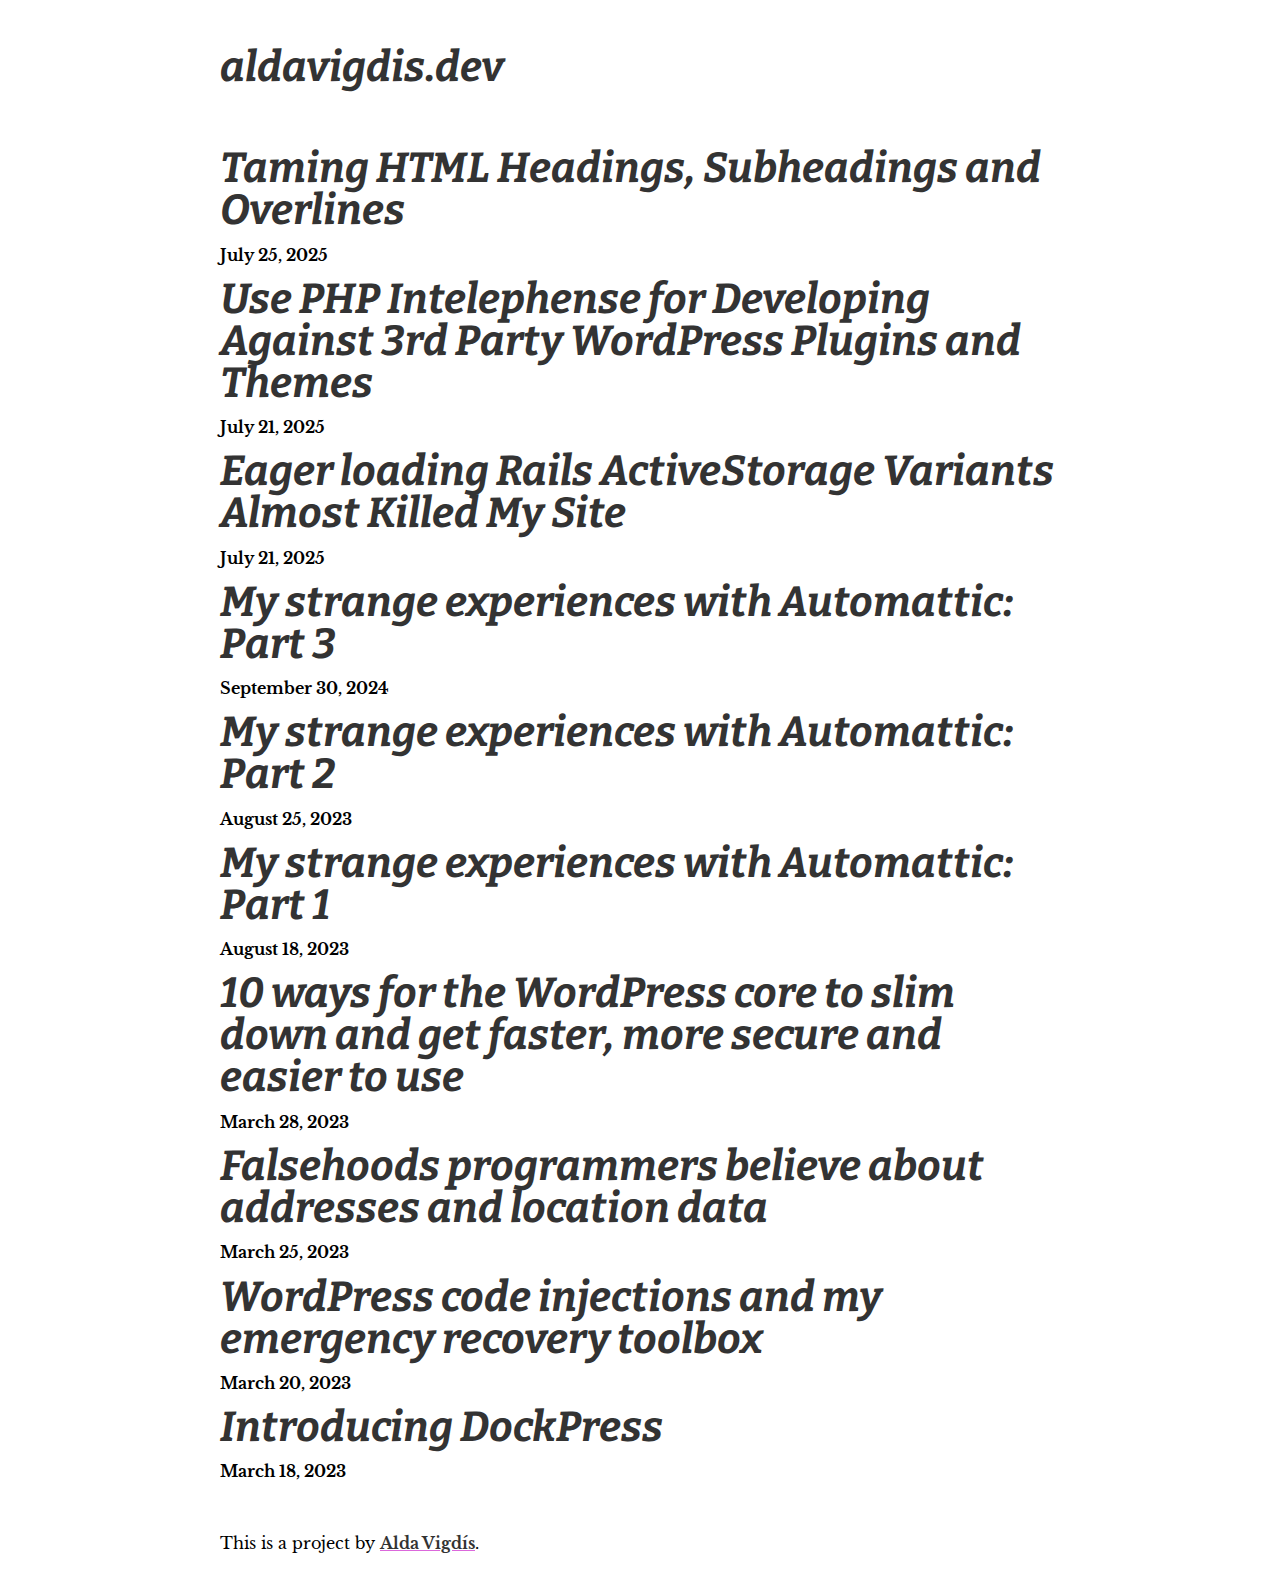
<file: author/andrei/index.html>
<!DOCTYPE html>
<html lang="en-US">
<head>
	<meta charset="UTF-8">
	<meta name="viewport" content="width=device-width, initial-scale=1">
<meta name="robots" content="max-image-preview:large">
	<style>img:is([sizes="auto" i], [sizes^="auto," i]) { contain-intrinsic-size: 3000px 1500px }</style>
	<title>andrei &ndash; aldavigdis.dev</title>
<link rel="alternate" type="application/rss+xml" title="aldavigdis.dev &raquo; Feed" href="/feed/">
<link rel="alternate" type="application/rss+xml" title="aldavigdis.dev &raquo; Comments Feed" href="/comments/feed/">
<link rel="alternate" type="application/rss+xml" title="aldavigdis.dev &raquo; Posts by andrei Feed" href="/author/andrei/feed/">
<script>
window._wpemojiSettings = {"baseUrl":"https:\/\/s.w.org\/images\/core\/emoji\/16.0.1\/72x72\/","ext":".png","svgUrl":"https:\/\/s.w.org\/images\/core\/emoji\/16.0.1\/svg\/","svgExt":".svg","source":{"concatemoji":"\/wp-includes\/js\/wp-emoji-release.min.js?ver=6.8.3"}};
/*! This file is auto-generated */
!function(s,n){var o,i,e;function c(e){try{var t={supportTests:e,timestamp:(new Date).valueOf()};sessionStorage.setItem(o,JSON.stringify(t))}catch(e){}}function p(e,t,n){e.clearRect(0,0,e.canvas.width,e.canvas.height),e.fillText(t,0,0);var t=new Uint32Array(e.getImageData(0,0,e.canvas.width,e.canvas.height).data),a=(e.clearRect(0,0,e.canvas.width,e.canvas.height),e.fillText(n,0,0),new Uint32Array(e.getImageData(0,0,e.canvas.width,e.canvas.height).data));return t.every(function(e,t){return e===a[t]})}function u(e,t){e.clearRect(0,0,e.canvas.width,e.canvas.height),e.fillText(t,0,0);for(var n=e.getImageData(16,16,1,1),a=0;a<n.data.length;a++)if(0!==n.data[a])return!1;return!0}function f(e,t,n,a){switch(t){case"flag":return n(e,"\ud83c\udff3\ufe0f\u200d\u26a7\ufe0f","\ud83c\udff3\ufe0f\u200b\u26a7\ufe0f")?!1:!n(e,"\ud83c\udde8\ud83c\uddf6","\ud83c\udde8\u200b\ud83c\uddf6")&&!n(e,"\ud83c\udff4\udb40\udc67\udb40\udc62\udb40\udc65\udb40\udc6e\udb40\udc67\udb40\udc7f","\ud83c\udff4\u200b\udb40\udc67\u200b\udb40\udc62\u200b\udb40\udc65\u200b\udb40\udc6e\u200b\udb40\udc67\u200b\udb40\udc7f");case"emoji":return!a(e,"\ud83e\udedf")}return!1}function g(e,t,n,a){var r="undefined"!=typeof WorkerGlobalScope&&self instanceof WorkerGlobalScope?new OffscreenCanvas(300,150):s.createElement("canvas"),o=r.getContext("2d",{willReadFrequently:!0}),i=(o.textBaseline="top",o.font="600 32px Arial",{});return e.forEach(function(e){i[e]=t(o,e,n,a)}),i}function t(e){var t=s.createElement("script");t.src=e,t.defer=!0,s.head.appendChild(t)}"undefined"!=typeof Promise&&(o="wpEmojiSettingsSupports",i=["flag","emoji"],n.supports={everything:!0,everythingExceptFlag:!0},e=new Promise(function(e){s.addEventListener("DOMContentLoaded",e,{once:!0})}),new Promise(function(t){var n=function(){try{var e=JSON.parse(sessionStorage.getItem(o));if("object"==typeof e&&"number"==typeof e.timestamp&&(new Date).valueOf()<e.timestamp+604800&&"object"==typeof e.supportTests)return e.supportTests}catch(e){}return null}();if(!n){if("undefined"!=typeof Worker&&"undefined"!=typeof OffscreenCanvas&&"undefined"!=typeof URL&&URL.createObjectURL&&"undefined"!=typeof Blob)try{var e="postMessage("+g.toString()+"("+[JSON.stringify(i),f.toString(),p.toString(),u.toString()].join(",")+"));",a=new Blob([e],{type:"text/javascript"}),r=new Worker(URL.createObjectURL(a),{name:"wpTestEmojiSupports"});return void(r.onmessage=function(e){c(n=e.data),r.terminate(),t(n)})}catch(e){}c(n=g(i,f,p,u))}t(n)}).then(function(e){for(var t in e)n.supports[t]=e[t],n.supports.everything=n.supports.everything&&n.supports[t],"flag"!==t&&(n.supports.everythingExceptFlag=n.supports.everythingExceptFlag&&n.supports[t]);n.supports.everythingExceptFlag=n.supports.everythingExceptFlag&&!n.supports.flag,n.DOMReady=!1,n.readyCallback=function(){n.DOMReady=!0}}).then(function(){return e}).then(function(){var e;n.supports.everything||(n.readyCallback(),(e=n.source||{}).concatemoji?t(e.concatemoji):e.wpemoji&&e.twemoji&&(t(e.twemoji),t(e.wpemoji)))}))}((window,document),window._wpemojiSettings);
</script>
<style id="wp-block-site-title-inline-css">
.wp-block-site-title{box-sizing:border-box}.wp-block-site-title :where(a){color:inherit;font-family:inherit;font-size:inherit;font-style:inherit;font-weight:inherit;letter-spacing:inherit;line-height:inherit;text-decoration:inherit}
</style>
<style id="wp-block-template-part-theme-inline-css">
:root :where(.wp-block-template-part.has-background){margin-bottom:0;margin-top:0;padding:1.25em 2.375em}
</style>
<style id="wp-block-post-title-inline-css">
.wp-block-post-title{box-sizing:border-box;word-break:break-word}.wp-block-post-title :where(a){display:inline-block;font-family:inherit;font-size:inherit;font-style:inherit;font-weight:inherit;letter-spacing:inherit;line-height:inherit;text-decoration:inherit}
</style>
<style id="wp-block-post-date-inline-css">
.wp-block-post-date{box-sizing:border-box}
</style>
<style id="wp-block-post-template-inline-css">
.wp-block-post-template{box-sizing:border-box;list-style:none;margin-bottom:0;margin-top:0;max-width:100%;padding:0}.wp-block-post-template.is-flex-container{display:flex;flex-direction:row;flex-wrap:wrap;gap:1.25em}.wp-block-post-template.is-flex-container>li{margin:0;width:100%}@media (min-width:600px){.wp-block-post-template.is-flex-container.is-flex-container.columns-2>li{width:calc(50% - .625em)}.wp-block-post-template.is-flex-container.is-flex-container.columns-3>li{width:calc(33.33333% - .83333em)}.wp-block-post-template.is-flex-container.is-flex-container.columns-4>li{width:calc(25% - .9375em)}.wp-block-post-template.is-flex-container.is-flex-container.columns-5>li{width:calc(20% - 1em)}.wp-block-post-template.is-flex-container.is-flex-container.columns-6>li{width:calc(16.66667% - 1.04167em)}}@media (max-width:600px){.wp-block-post-template-is-layout-grid.wp-block-post-template-is-layout-grid.wp-block-post-template-is-layout-grid.wp-block-post-template-is-layout-grid{grid-template-columns:1fr}}.wp-block-post-template-is-layout-constrained>li>.alignright,.wp-block-post-template-is-layout-flow>li>.alignright{float:right;margin-inline-end:0;margin-inline-start:2em}.wp-block-post-template-is-layout-constrained>li>.alignleft,.wp-block-post-template-is-layout-flow>li>.alignleft{float:left;margin-inline-end:2em;margin-inline-start:0}.wp-block-post-template-is-layout-constrained>li>.aligncenter,.wp-block-post-template-is-layout-flow>li>.aligncenter{margin-inline-end:auto;margin-inline-start:auto}
</style>
<style id="wp-block-group-inline-css">
.wp-block-group{box-sizing:border-box}:where(.wp-block-group.wp-block-group-is-layout-constrained){position:relative}
</style>
<style id="wp-block-group-theme-inline-css">
:where(.wp-block-group.has-background){padding:1.25em 2.375em}
</style>
<style id="wp-block-paragraph-inline-css">
.is-small-text{font-size:.875em}.is-regular-text{font-size:1em}.is-large-text{font-size:2.25em}.is-larger-text{font-size:3em}.has-drop-cap:not(:focus):first-letter{float:left;font-size:8.4em;font-style:normal;font-weight:100;line-height:.68;margin:.05em .1em 0 0;text-transform:uppercase}body.rtl .has-drop-cap:not(:focus):first-letter{float:none;margin-left:.1em}p.has-drop-cap.has-background{overflow:hidden}:root :where(p.has-background){padding:1.25em 2.375em}:where(p.has-text-color:not(.has-link-color)) a{color:inherit}p.has-text-align-left[style*="writing-mode:vertical-lr"],p.has-text-align-right[style*="writing-mode:vertical-rl"]{rotate:180deg}
</style>
<style id="wp-emoji-styles-inline-css">

	img.wp-smiley, img.emoji {
		display: inline !important;
		border: none !important;
		box-shadow: none !important;
		height: 1em !important;
		width: 1em !important;
		margin: 0 0.07em !important;
		vertical-align: -0.1em !important;
		background: none !important;
		padding: 0 !important;
	}
</style>
<style id="wp-block-library-inline-css">
:root{--wp-admin-theme-color:#007cba;--wp-admin-theme-color--rgb:0,124,186;--wp-admin-theme-color-darker-10:#006ba1;--wp-admin-theme-color-darker-10--rgb:0,107,161;--wp-admin-theme-color-darker-20:#005a87;--wp-admin-theme-color-darker-20--rgb:0,90,135;--wp-admin-border-width-focus:2px;--wp-block-synced-color:#7a00df;--wp-block-synced-color--rgb:122,0,223;--wp-bound-block-color:var(--wp-block-synced-color)}@media (min-resolution:192dpi){:root{--wp-admin-border-width-focus:1.5px}}.wp-element-button{cursor:pointer}:root{--wp--preset--font-size--normal:16px;--wp--preset--font-size--huge:42px}:root .has-very-light-gray-background-color{background-color:#eee}:root .has-very-dark-gray-background-color{background-color:#313131}:root .has-very-light-gray-color{color:#eee}:root .has-very-dark-gray-color{color:#313131}:root .has-vivid-green-cyan-to-vivid-cyan-blue-gradient-background{background:linear-gradient(135deg,#00d084,#0693e3)}:root .has-purple-crush-gradient-background{background:linear-gradient(135deg,#34e2e4,#4721fb 50%,#ab1dfe)}:root .has-hazy-dawn-gradient-background{background:linear-gradient(135deg,#faaca8,#dad0ec)}:root .has-subdued-olive-gradient-background{background:linear-gradient(135deg,#fafae1,#67a671)}:root .has-atomic-cream-gradient-background{background:linear-gradient(135deg,#fdd79a,#004a59)}:root .has-nightshade-gradient-background{background:linear-gradient(135deg,#330968,#31cdcf)}:root .has-midnight-gradient-background{background:linear-gradient(135deg,#020381,#2874fc)}.has-regular-font-size{font-size:1em}.has-larger-font-size{font-size:2.625em}.has-normal-font-size{font-size:var(--wp--preset--font-size--normal)}.has-huge-font-size{font-size:var(--wp--preset--font-size--huge)}.has-text-align-center{text-align:center}.has-text-align-left{text-align:left}.has-text-align-right{text-align:right}#end-resizable-editor-section{display:none}.aligncenter{clear:both}.items-justified-left{justify-content:flex-start}.items-justified-center{justify-content:center}.items-justified-right{justify-content:flex-end}.items-justified-space-between{justify-content:space-between}.screen-reader-text{border:0;clip-path:inset(50%);height:1px;margin:-1px;overflow:hidden;padding:0;position:absolute;width:1px;word-wrap:normal!important}.screen-reader-text:focus{background-color:#ddd;clip-path:none;color:#444;display:block;font-size:1em;height:auto;left:5px;line-height:normal;padding:15px 23px 14px;text-decoration:none;top:5px;width:auto;z-index:100000}html :where(.has-border-color){border-style:solid}html :where([style*=border-top-color]){border-top-style:solid}html :where([style*=border-right-color]){border-right-style:solid}html :where([style*=border-bottom-color]){border-bottom-style:solid}html :where([style*=border-left-color]){border-left-style:solid}html :where([style*=border-width]){border-style:solid}html :where([style*=border-top-width]){border-top-style:solid}html :where([style*=border-right-width]){border-right-style:solid}html :where([style*=border-bottom-width]){border-bottom-style:solid}html :where([style*=border-left-width]){border-left-style:solid}html :where(img[class*=wp-image-]){height:auto;max-width:100%}:where(figure){margin:0 0 1em}html :where(.is-position-sticky){--wp-admin--admin-bar--position-offset:var(--wp-admin--admin-bar--height,0px)}@media screen and (max-width:600px){html :where(.is-position-sticky){--wp-admin--admin-bar--position-offset:0px}}
</style>
<link rel="stylesheet" id="aldatheme_style-css" href="/wp-content/themes/aldatheme/style.css?ver=0.1.4-2025-10-06" media="all">
<style id="global-styles-inline-css">
:root{--wp--preset--aspect-ratio--square: 1;--wp--preset--aspect-ratio--4-3: 4/3;--wp--preset--aspect-ratio--3-4: 3/4;--wp--preset--aspect-ratio--3-2: 3/2;--wp--preset--aspect-ratio--2-3: 2/3;--wp--preset--aspect-ratio--16-9: 16/9;--wp--preset--aspect-ratio--9-16: 9/16;--wp--preset--color--black: #000000;--wp--preset--color--cyan-bluish-gray: #abb8c3;--wp--preset--color--white: #ffffff;--wp--preset--color--pale-pink: #f78da7;--wp--preset--color--vivid-red: #cf2e2e;--wp--preset--color--luminous-vivid-orange: #ff6900;--wp--preset--color--luminous-vivid-amber: #fcb900;--wp--preset--color--light-green-cyan: #7bdcb5;--wp--preset--color--vivid-green-cyan: #00d084;--wp--preset--color--pale-cyan-blue: #8ed1fc;--wp--preset--color--vivid-cyan-blue: #0693e3;--wp--preset--color--vivid-purple: #9b51e0;--wp--preset--color--almost-black: #333;--wp--preset--color--light-grey: #F0F0F4;--wp--preset--color--grey: #ccc;--wp--preset--color--dark-grey: #555;--wp--preset--color--magenta: #dc68dc;--wp--preset--color--magenta-alt: #dc68a2;--wp--preset--color--orange: #dca268;--wp--preset--color--green: #a2dc68;--wp--preset--color--pastel-magenta: #fff0ff;--wp--preset--color--pastel-magenta-alt: #fff0f8;--wp--preset--color--pastel-orange: #fff8f0;--wp--preset--color--pastel-yellow: #fffff0;--wp--preset--color--pastel-green: #f8fff0;--wp--preset--color--dark-magenta: #6a256a;--wp--preset--color--dark-magenta-alt: #6a2548;--wp--preset--color--dark-orange: #6a4825;--wp--preset--color--dark-yellow: #6a6a25;--wp--preset--color--dark-green: #486a25;--wp--preset--gradient--vivid-cyan-blue-to-vivid-purple: linear-gradient(135deg,rgba(6,147,227,1) 0%,rgb(155,81,224) 100%);--wp--preset--gradient--light-green-cyan-to-vivid-green-cyan: linear-gradient(135deg,rgb(122,220,180) 0%,rgb(0,208,130) 100%);--wp--preset--gradient--luminous-vivid-amber-to-luminous-vivid-orange: linear-gradient(135deg,rgba(252,185,0,1) 0%,rgba(255,105,0,1) 100%);--wp--preset--gradient--luminous-vivid-orange-to-vivid-red: linear-gradient(135deg,rgba(255,105,0,1) 0%,rgb(207,46,46) 100%);--wp--preset--gradient--very-light-gray-to-cyan-bluish-gray: linear-gradient(135deg,rgb(238,238,238) 0%,rgb(169,184,195) 100%);--wp--preset--gradient--cool-to-warm-spectrum: linear-gradient(135deg,rgb(74,234,220) 0%,rgb(151,120,209) 20%,rgb(207,42,186) 40%,rgb(238,44,130) 60%,rgb(251,105,98) 80%,rgb(254,248,76) 100%);--wp--preset--gradient--blush-light-purple: linear-gradient(135deg,rgb(255,206,236) 0%,rgb(152,150,240) 100%);--wp--preset--gradient--blush-bordeaux: linear-gradient(135deg,rgb(254,205,165) 0%,rgb(254,45,45) 50%,rgb(107,0,62) 100%);--wp--preset--gradient--luminous-dusk: linear-gradient(135deg,rgb(255,203,112) 0%,rgb(199,81,192) 50%,rgb(65,88,208) 100%);--wp--preset--gradient--pale-ocean: linear-gradient(135deg,rgb(255,245,203) 0%,rgb(182,227,212) 50%,rgb(51,167,181) 100%);--wp--preset--gradient--electric-grass: linear-gradient(135deg,rgb(202,248,128) 0%,rgb(113,206,126) 100%);--wp--preset--gradient--midnight: linear-gradient(135deg,rgb(2,3,129) 0%,rgb(40,116,252) 100%);--wp--preset--gradient--tequila-sunrise: linear-gradient(var(--wp--preset--color--magenta-alt) 33%, var(--wp--preset--color--orange) 133% );--wp--preset--gradient--queer-cocktail: linear-gradient(var(--wp--preset--color--magenta-alt) 0%, var(--wp--preset--color--magenta) 100%);--wp--preset--font-size--small: 12px;--wp--preset--font-size--medium: 16px;--wp--preset--font-size--large: 42px;--wp--preset--font-size--x-large: 72px;--wp--preset--font-family--libre-baskerville: Libre Baskerville, serif;--wp--preset--font-family--bitter: Bitter, serif;--wp--preset--spacing--20: 0.44rem;--wp--preset--spacing--30: 0.67rem;--wp--preset--spacing--40: 1rem;--wp--preset--spacing--50: 1.5rem;--wp--preset--spacing--60: 2.25rem;--wp--preset--spacing--70: 3.38rem;--wp--preset--spacing--80: 5.06rem;--wp--preset--shadow--natural: 6px 6px 9px rgba(0, 0, 0, 0.2);--wp--preset--shadow--deep: 12px 12px 50px rgba(0, 0, 0, 0.4);--wp--preset--shadow--sharp: 6px 6px 0px rgba(0, 0, 0, 0.2);--wp--preset--shadow--outlined: 6px 6px 0px -3px rgba(255, 255, 255, 1), 6px 6px rgba(0, 0, 0, 1);--wp--preset--shadow--crisp: 6px 6px 0px rgba(0, 0, 0, 1);}:root { --wp--style--global--content-size: 840px;--wp--style--global--wide-size: 1100px; }:where(body) { margin: 0; }.wp-site-blocks > .alignleft { float: left; margin-right: 2em; }.wp-site-blocks > .alignright { float: right; margin-left: 2em; }.wp-site-blocks > .aligncenter { justify-content: center; margin-left: auto; margin-right: auto; }:where(.is-layout-flex){gap: 0.5em;}:where(.is-layout-grid){gap: 0.5em;}.is-layout-flow > .alignleft{float: left;margin-inline-start: 0;margin-inline-end: 2em;}.is-layout-flow > .alignright{float: right;margin-inline-start: 2em;margin-inline-end: 0;}.is-layout-flow > .aligncenter{margin-left: auto !important;margin-right: auto !important;}.is-layout-constrained > .alignleft{float: left;margin-inline-start: 0;margin-inline-end: 2em;}.is-layout-constrained > .alignright{float: right;margin-inline-start: 2em;margin-inline-end: 0;}.is-layout-constrained > .aligncenter{margin-left: auto !important;margin-right: auto !important;}.is-layout-constrained > :where(:not(.alignleft):not(.alignright):not(.alignfull)){max-width: var(--wp--style--global--content-size);margin-left: auto !important;margin-right: auto !important;}.is-layout-constrained > .alignwide{max-width: var(--wp--style--global--wide-size);}body .is-layout-flex{display: flex;}.is-layout-flex{flex-wrap: wrap;align-items: center;}.is-layout-flex > :is(*, div){margin: 0;}body .is-layout-grid{display: grid;}.is-layout-grid > :is(*, div){margin: 0;}body{padding-top: 0px;padding-right: 0px;padding-bottom: 0px;padding-left: 0px;}a:where(:not(.wp-element-button)){text-decoration: underline;}:root :where(.wp-element-button, .wp-block-button__link){background-color: #32373c;border-width: 0;color: #fff;font-family: inherit;font-size: inherit;line-height: inherit;padding: calc(0.667em + 2px) calc(1.333em + 2px);text-decoration: none;}.has-black-color{color: var(--wp--preset--color--black) !important;}.has-cyan-bluish-gray-color{color: var(--wp--preset--color--cyan-bluish-gray) !important;}.has-white-color{color: var(--wp--preset--color--white) !important;}.has-pale-pink-color{color: var(--wp--preset--color--pale-pink) !important;}.has-vivid-red-color{color: var(--wp--preset--color--vivid-red) !important;}.has-luminous-vivid-orange-color{color: var(--wp--preset--color--luminous-vivid-orange) !important;}.has-luminous-vivid-amber-color{color: var(--wp--preset--color--luminous-vivid-amber) !important;}.has-light-green-cyan-color{color: var(--wp--preset--color--light-green-cyan) !important;}.has-vivid-green-cyan-color{color: var(--wp--preset--color--vivid-green-cyan) !important;}.has-pale-cyan-blue-color{color: var(--wp--preset--color--pale-cyan-blue) !important;}.has-vivid-cyan-blue-color{color: var(--wp--preset--color--vivid-cyan-blue) !important;}.has-vivid-purple-color{color: var(--wp--preset--color--vivid-purple) !important;}.has-almost-black-color{color: var(--wp--preset--color--almost-black) !important;}.has-light-grey-color{color: var(--wp--preset--color--light-grey) !important;}.has-grey-color{color: var(--wp--preset--color--grey) !important;}.has-dark-grey-color{color: var(--wp--preset--color--dark-grey) !important;}.has-magenta-color{color: var(--wp--preset--color--magenta) !important;}.has-magenta-alt-color{color: var(--wp--preset--color--magenta-alt) !important;}.has-orange-color{color: var(--wp--preset--color--orange) !important;}.has-green-color{color: var(--wp--preset--color--green) !important;}.has-pastel-magenta-color{color: var(--wp--preset--color--pastel-magenta) !important;}.has-pastel-magenta-alt-color{color: var(--wp--preset--color--pastel-magenta-alt) !important;}.has-pastel-orange-color{color: var(--wp--preset--color--pastel-orange) !important;}.has-pastel-yellow-color{color: var(--wp--preset--color--pastel-yellow) !important;}.has-pastel-green-color{color: var(--wp--preset--color--pastel-green) !important;}.has-dark-magenta-color{color: var(--wp--preset--color--dark-magenta) !important;}.has-dark-magenta-alt-color{color: var(--wp--preset--color--dark-magenta-alt) !important;}.has-dark-orange-color{color: var(--wp--preset--color--dark-orange) !important;}.has-dark-yellow-color{color: var(--wp--preset--color--dark-yellow) !important;}.has-dark-green-color{color: var(--wp--preset--color--dark-green) !important;}.has-black-background-color{background-color: var(--wp--preset--color--black) !important;}.has-cyan-bluish-gray-background-color{background-color: var(--wp--preset--color--cyan-bluish-gray) !important;}.has-white-background-color{background-color: var(--wp--preset--color--white) !important;}.has-pale-pink-background-color{background-color: var(--wp--preset--color--pale-pink) !important;}.has-vivid-red-background-color{background-color: var(--wp--preset--color--vivid-red) !important;}.has-luminous-vivid-orange-background-color{background-color: var(--wp--preset--color--luminous-vivid-orange) !important;}.has-luminous-vivid-amber-background-color{background-color: var(--wp--preset--color--luminous-vivid-amber) !important;}.has-light-green-cyan-background-color{background-color: var(--wp--preset--color--light-green-cyan) !important;}.has-vivid-green-cyan-background-color{background-color: var(--wp--preset--color--vivid-green-cyan) !important;}.has-pale-cyan-blue-background-color{background-color: var(--wp--preset--color--pale-cyan-blue) !important;}.has-vivid-cyan-blue-background-color{background-color: var(--wp--preset--color--vivid-cyan-blue) !important;}.has-vivid-purple-background-color{background-color: var(--wp--preset--color--vivid-purple) !important;}.has-almost-black-background-color{background-color: var(--wp--preset--color--almost-black) !important;}.has-light-grey-background-color{background-color: var(--wp--preset--color--light-grey) !important;}.has-grey-background-color{background-color: var(--wp--preset--color--grey) !important;}.has-dark-grey-background-color{background-color: var(--wp--preset--color--dark-grey) !important;}.has-magenta-background-color{background-color: var(--wp--preset--color--magenta) !important;}.has-magenta-alt-background-color{background-color: var(--wp--preset--color--magenta-alt) !important;}.has-orange-background-color{background-color: var(--wp--preset--color--orange) !important;}.has-green-background-color{background-color: var(--wp--preset--color--green) !important;}.has-pastel-magenta-background-color{background-color: var(--wp--preset--color--pastel-magenta) !important;}.has-pastel-magenta-alt-background-color{background-color: var(--wp--preset--color--pastel-magenta-alt) !important;}.has-pastel-orange-background-color{background-color: var(--wp--preset--color--pastel-orange) !important;}.has-pastel-yellow-background-color{background-color: var(--wp--preset--color--pastel-yellow) !important;}.has-pastel-green-background-color{background-color: var(--wp--preset--color--pastel-green) !important;}.has-dark-magenta-background-color{background-color: var(--wp--preset--color--dark-magenta) !important;}.has-dark-magenta-alt-background-color{background-color: var(--wp--preset--color--dark-magenta-alt) !important;}.has-dark-orange-background-color{background-color: var(--wp--preset--color--dark-orange) !important;}.has-dark-yellow-background-color{background-color: var(--wp--preset--color--dark-yellow) !important;}.has-dark-green-background-color{background-color: var(--wp--preset--color--dark-green) !important;}.has-black-border-color{border-color: var(--wp--preset--color--black) !important;}.has-cyan-bluish-gray-border-color{border-color: var(--wp--preset--color--cyan-bluish-gray) !important;}.has-white-border-color{border-color: var(--wp--preset--color--white) !important;}.has-pale-pink-border-color{border-color: var(--wp--preset--color--pale-pink) !important;}.has-vivid-red-border-color{border-color: var(--wp--preset--color--vivid-red) !important;}.has-luminous-vivid-orange-border-color{border-color: var(--wp--preset--color--luminous-vivid-orange) !important;}.has-luminous-vivid-amber-border-color{border-color: var(--wp--preset--color--luminous-vivid-amber) !important;}.has-light-green-cyan-border-color{border-color: var(--wp--preset--color--light-green-cyan) !important;}.has-vivid-green-cyan-border-color{border-color: var(--wp--preset--color--vivid-green-cyan) !important;}.has-pale-cyan-blue-border-color{border-color: var(--wp--preset--color--pale-cyan-blue) !important;}.has-vivid-cyan-blue-border-color{border-color: var(--wp--preset--color--vivid-cyan-blue) !important;}.has-vivid-purple-border-color{border-color: var(--wp--preset--color--vivid-purple) !important;}.has-almost-black-border-color{border-color: var(--wp--preset--color--almost-black) !important;}.has-light-grey-border-color{border-color: var(--wp--preset--color--light-grey) !important;}.has-grey-border-color{border-color: var(--wp--preset--color--grey) !important;}.has-dark-grey-border-color{border-color: var(--wp--preset--color--dark-grey) !important;}.has-magenta-border-color{border-color: var(--wp--preset--color--magenta) !important;}.has-magenta-alt-border-color{border-color: var(--wp--preset--color--magenta-alt) !important;}.has-orange-border-color{border-color: var(--wp--preset--color--orange) !important;}.has-green-border-color{border-color: var(--wp--preset--color--green) !important;}.has-pastel-magenta-border-color{border-color: var(--wp--preset--color--pastel-magenta) !important;}.has-pastel-magenta-alt-border-color{border-color: var(--wp--preset--color--pastel-magenta-alt) !important;}.has-pastel-orange-border-color{border-color: var(--wp--preset--color--pastel-orange) !important;}.has-pastel-yellow-border-color{border-color: var(--wp--preset--color--pastel-yellow) !important;}.has-pastel-green-border-color{border-color: var(--wp--preset--color--pastel-green) !important;}.has-dark-magenta-border-color{border-color: var(--wp--preset--color--dark-magenta) !important;}.has-dark-magenta-alt-border-color{border-color: var(--wp--preset--color--dark-magenta-alt) !important;}.has-dark-orange-border-color{border-color: var(--wp--preset--color--dark-orange) !important;}.has-dark-yellow-border-color{border-color: var(--wp--preset--color--dark-yellow) !important;}.has-dark-green-border-color{border-color: var(--wp--preset--color--dark-green) !important;}.has-vivid-cyan-blue-to-vivid-purple-gradient-background{background: var(--wp--preset--gradient--vivid-cyan-blue-to-vivid-purple) !important;}.has-light-green-cyan-to-vivid-green-cyan-gradient-background{background: var(--wp--preset--gradient--light-green-cyan-to-vivid-green-cyan) !important;}.has-luminous-vivid-amber-to-luminous-vivid-orange-gradient-background{background: var(--wp--preset--gradient--luminous-vivid-amber-to-luminous-vivid-orange) !important;}.has-luminous-vivid-orange-to-vivid-red-gradient-background{background: var(--wp--preset--gradient--luminous-vivid-orange-to-vivid-red) !important;}.has-very-light-gray-to-cyan-bluish-gray-gradient-background{background: var(--wp--preset--gradient--very-light-gray-to-cyan-bluish-gray) !important;}.has-cool-to-warm-spectrum-gradient-background{background: var(--wp--preset--gradient--cool-to-warm-spectrum) !important;}.has-blush-light-purple-gradient-background{background: var(--wp--preset--gradient--blush-light-purple) !important;}.has-blush-bordeaux-gradient-background{background: var(--wp--preset--gradient--blush-bordeaux) !important;}.has-luminous-dusk-gradient-background{background: var(--wp--preset--gradient--luminous-dusk) !important;}.has-pale-ocean-gradient-background{background: var(--wp--preset--gradient--pale-ocean) !important;}.has-electric-grass-gradient-background{background: var(--wp--preset--gradient--electric-grass) !important;}.has-midnight-gradient-background{background: var(--wp--preset--gradient--midnight) !important;}.has-tequila-sunrise-gradient-background{background: var(--wp--preset--gradient--tequila-sunrise) !important;}.has-queer-cocktail-gradient-background{background: var(--wp--preset--gradient--queer-cocktail) !important;}.has-small-font-size{font-size: var(--wp--preset--font-size--small) !important;}.has-medium-font-size{font-size: var(--wp--preset--font-size--medium) !important;}.has-large-font-size{font-size: var(--wp--preset--font-size--large) !important;}.has-x-large-font-size{font-size: var(--wp--preset--font-size--x-large) !important;}.has-libre-baskerville-font-family{font-family: var(--wp--preset--font-family--libre-baskerville) !important;}.has-bitter-font-family{font-family: var(--wp--preset--font-family--bitter) !important;}
:where(.wp-block-post-template.is-layout-flex){gap: 1.25em;}:where(.wp-block-post-template.is-layout-grid){gap: 1.25em;}
</style>
<style id="wp-block-template-skip-link-inline-css">

		.skip-link.screen-reader-text {
			border: 0;
			clip-path: inset(50%);
			height: 1px;
			margin: -1px;
			overflow: hidden;
			padding: 0;
			position: absolute !important;
			width: 1px;
			word-wrap: normal !important;
		}

		.skip-link.screen-reader-text:focus {
			background-color: #eee;
			clip-path: none;
			color: #444;
			display: block;
			font-size: 1em;
			height: auto;
			left: 5px;
			line-height: normal;
			padding: 15px 23px 14px;
			text-decoration: none;
			top: 5px;
			width: auto;
			z-index: 100000;
		}
</style>
<link rel="https://api.w.org/" href="/wp-json/"><link rel="alternate" title="JSON" type="application/json" href="/wp-json/wp/v2/users/1"><link rel="EditURI" type="application/rsd+xml" title="RSD" href="/xmlrpc.php?rsd">
<meta name="generator" content="WordPress 6.8.3">
</head>

<body class="archive author author-andrei author-1 wp-embed-responsive wp-theme-aldatheme">

<div class="wp-site-blocks"><header class="site-header wp-block-template-part"><p class="wp-block-site-title has-large-font-size"><a href="/" target="_self" rel="home">aldavigdis.dev</a></p></header>


	<div class="wp-block-group main-content is-layout-flow wp-block-group-is-layout-flow">
	<div class="wp-block-query is-layout-flow wp-block-query-is-layout-flow"><ul class="wp-block-post-template is-layout-flow wp-block-post-template-is-layout-flow"><li class="wp-block-post post-859 post type-post status-publish format-standard hentry category-uncategorized">
	<h2 class="wp-block-post-title has-medium-font-size"><a href="/2025/07/25/taming-html-headings-subheadings-and-overlines/" target="_self">Taming HTML Headings, Subheadings and Overlines</a></h2>
	<div class="wp-block-post-date"><time datetime="2025-07-25T16:57:19+00:00">July 25, 2025</time></div>
	</li><li class="wp-block-post post-581 post type-post status-publish format-standard hentry category-uncategorized">
	<h2 class="wp-block-post-title has-medium-font-size"><a href="/2025/07/21/use-php-intelephense-for-developing-against-3rd-party-wordpress-plugins-and-themes/" target="_self">Use PHP Intelephense for Developing Against 3rd Party WordPress Plugins and Themes</a></h2>
	<div class="wp-block-post-date"><time datetime="2025-07-21T14:14:39+00:00">July 21, 2025</time></div>
	</li><li class="wp-block-post post-740 post type-post status-publish format-standard hentry category-uncategorized">
	<h2 class="wp-block-post-title has-medium-font-size"><a href="/2025/07/21/eager-loading-rails-activestorage-almost-killed-my-site/" target="_self">Eager loading Rails ActiveStorage Variants Almost Killed My Site</a></h2>
	<div class="wp-block-post-date"><time datetime="2025-07-21T11:14:48+00:00">July 21, 2025</time></div>
	</li><li class="wp-block-post post-637 post type-post status-publish format-standard hentry category-uncategorized">
	<h2 class="wp-block-post-title has-medium-font-size"><a href="/2024/09/30/my-strange-experiences-with-automattic-part-3/" target="_self">My strange experiences with Automattic: Part 3</a></h2>
	<div class="wp-block-post-date"><time datetime="2024-09-30T14:29:18+00:00">September 30, 2024</time></div>
	</li><li class="wp-block-post post-362 post type-post status-publish format-standard hentry category-uncategorized">
	<h2 class="wp-block-post-title has-medium-font-size"><a href="/2023/08/25/my-strange-experiences-with-automattic-part-2/" target="_self">My strange experiences with Automattic: Part 2</a></h2>
	<div class="wp-block-post-date"><time datetime="2023-08-25T09:10:11+00:00">August 25, 2023</time></div>
	</li><li class="wp-block-post post-342 post type-post status-publish format-standard hentry category-uncategorized">
	<h2 class="wp-block-post-title has-medium-font-size"><a href="/2023/08/18/my-strange-experiences-with-automattic-part-1/" target="_self">My strange experiences with Automattic: Part 1</a></h2>
	<div class="wp-block-post-date"><time datetime="2023-08-18T12:55:44+00:00">August 18, 2023</time></div>
	</li><li class="wp-block-post post-207 post type-post status-publish format-standard hentry category-uncategorized">
	<h2 class="wp-block-post-title has-medium-font-size"><a href="/2023/03/28/10-ways-for-the-wordpress-core-to-slim-down-and-get-faster-more-secure-and-easier-to-use/" target="_self">10 ways for the WordPress core to slim down and get faster, more secure and easier to use</a></h2>
	<div class="wp-block-post-date"><time datetime="2023-03-28T13:14:00+00:00">March 28, 2023</time></div>
	</li><li class="wp-block-post post-211 post type-post status-publish format-standard hentry category-uncategorized">
	<h2 class="wp-block-post-title has-medium-font-size"><a href="/2023/03/25/falsehoods-programmers-believe-about-addresses-and-location-data/" target="_self">Falsehoods programmers believe about addresses and location data</a></h2>
	<div class="wp-block-post-date"><time datetime="2023-03-25T22:17:20+00:00">March 25, 2023</time></div>
	</li><li class="wp-block-post post-71 post type-post status-publish format-standard hentry category-uncategorized">
	<h2 class="wp-block-post-title has-medium-font-size"><a href="/2023/03/20/wordpress-code-injections-and-my-emergency-recovery-toolbox/" target="_self">WordPress code injections and my emergency recovery toolbox</a></h2>
	<div class="wp-block-post-date"><time datetime="2023-03-20T11:49:22+00:00">March 20, 2023</time></div>
	</li><li class="wp-block-post post-20 post type-post status-publish format-standard hentry category-uncategorized">
	<h2 class="wp-block-post-title has-medium-font-size"><a href="/2023/03/18/introducing-dockpress/" target="_self">Introducing DockPress</a></h2>
	<div class="wp-block-post-date"><time datetime="2023-03-18T11:56:27+00:00">March 18, 2023</time></div>
	</li></ul></div>
	</div>


<div class="site-footer wp-block-template-part">
    <footer class="wp-block-group has-s-font-size is-layout-constrained wp-block-group-is-layout-constrained">
    <p class="has-s-font-size">
        This is a project by
        <a href="https://aldavigdis.is/" target="_blank">Alda Vigd&iacute;s</a>.
    </p>
    
    </footer>

</div>
</div>
<script type="speculationrules">
{"prefetch":[{"source":"document","where":{"and":[{"href_matches":"\/*"},{"not":{"href_matches":["\/wp-*.php","\/wp-admin\/*","\/wp-content\/uploads\/*","\/wp-content\/*","\/wp-content\/plugins\/*","\/wp-content\/themes\/aldatheme\/*","\/*\\?(.+)"]}},{"not":{"selector_matches":"a[rel~=\"nofollow\"]"}},{"not":{"selector_matches":".no-prefetch, .no-prefetch a"}}]},"eagerness":"conservative"}]}
</script>
<script id="wp-block-template-skip-link-js-after">
	( function() {
		var skipLinkTarget = document.querySelector( 'main' ),
			sibling,
			skipLinkTargetID,
			skipLink;

		// Early exit if a skip-link target can't be located.
		if ( ! skipLinkTarget ) {
			return;
		}

		/*
		 * Get the site wrapper.
		 * The skip-link will be injected in the beginning of it.
		 */
		sibling = document.querySelector( '.wp-site-blocks' );

		// Early exit if the root element was not found.
		if ( ! sibling ) {
			return;
		}

		// Get the skip-link target's ID, and generate one if it doesn't exist.
		skipLinkTargetID = skipLinkTarget.id;
		if ( ! skipLinkTargetID ) {
			skipLinkTargetID = 'wp--skip-link--target';
			skipLinkTarget.id = skipLinkTargetID;
		}

		// Create the skip link.
		skipLink = document.createElement( 'a' );
		skipLink.classList.add( 'skip-link', 'screen-reader-text' );
		skipLink.id = 'wp-skip-link';
		skipLink.href = '#' + skipLinkTargetID;
		skipLink.innerText = 'Skip to content';

		// Inject the skip link.
		sibling.parentElement.insertBefore( skipLink, sibling );
	}() );
	
</script>
</body>
</html>
</file>
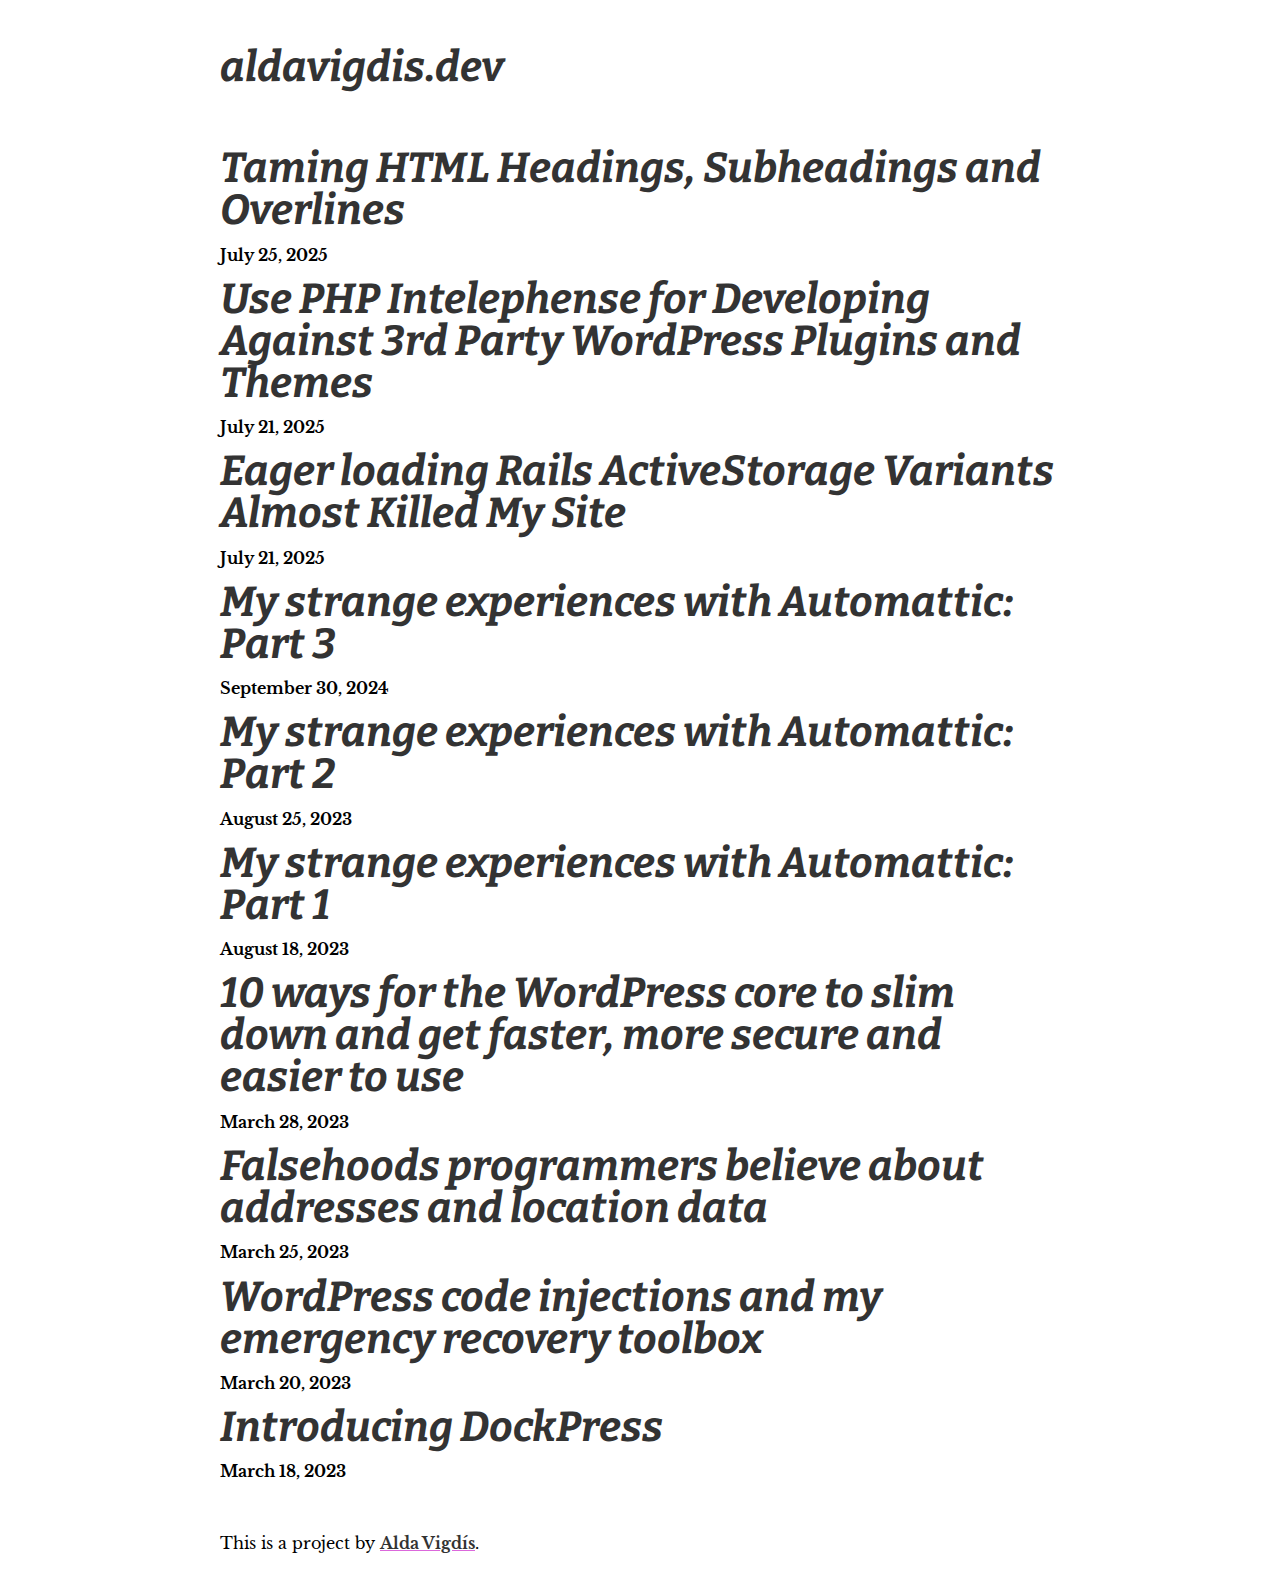
<file: category/uncategorized/index.html>
<!DOCTYPE html>
<html lang="en-US">
<head>
	<meta charset="UTF-8">
	<meta name="viewport" content="width=device-width, initial-scale=1">
<meta name="robots" content="max-image-preview:large">
	<style>img:is([sizes="auto" i], [sizes^="auto," i]) { contain-intrinsic-size: 3000px 1500px }</style>
	<title>Uncategorized &ndash; aldavigdis.dev</title>
<link rel="alternate" type="application/rss+xml" title="aldavigdis.dev &raquo; Feed" href="/feed/">
<link rel="alternate" type="application/rss+xml" title="aldavigdis.dev &raquo; Comments Feed" href="/comments/feed/">
<link rel="alternate" type="application/rss+xml" title="aldavigdis.dev &raquo; Uncategorized Category Feed" href="/category/uncategorized/feed/">
<script>
window._wpemojiSettings = {"baseUrl":"https:\/\/s.w.org\/images\/core\/emoji\/16.0.1\/72x72\/","ext":".png","svgUrl":"https:\/\/s.w.org\/images\/core\/emoji\/16.0.1\/svg\/","svgExt":".svg","source":{"concatemoji":"\/wp-includes\/js\/wp-emoji-release.min.js?ver=6.8.3"}};
/*! This file is auto-generated */
!function(s,n){var o,i,e;function c(e){try{var t={supportTests:e,timestamp:(new Date).valueOf()};sessionStorage.setItem(o,JSON.stringify(t))}catch(e){}}function p(e,t,n){e.clearRect(0,0,e.canvas.width,e.canvas.height),e.fillText(t,0,0);var t=new Uint32Array(e.getImageData(0,0,e.canvas.width,e.canvas.height).data),a=(e.clearRect(0,0,e.canvas.width,e.canvas.height),e.fillText(n,0,0),new Uint32Array(e.getImageData(0,0,e.canvas.width,e.canvas.height).data));return t.every(function(e,t){return e===a[t]})}function u(e,t){e.clearRect(0,0,e.canvas.width,e.canvas.height),e.fillText(t,0,0);for(var n=e.getImageData(16,16,1,1),a=0;a<n.data.length;a++)if(0!==n.data[a])return!1;return!0}function f(e,t,n,a){switch(t){case"flag":return n(e,"\ud83c\udff3\ufe0f\u200d\u26a7\ufe0f","\ud83c\udff3\ufe0f\u200b\u26a7\ufe0f")?!1:!n(e,"\ud83c\udde8\ud83c\uddf6","\ud83c\udde8\u200b\ud83c\uddf6")&&!n(e,"\ud83c\udff4\udb40\udc67\udb40\udc62\udb40\udc65\udb40\udc6e\udb40\udc67\udb40\udc7f","\ud83c\udff4\u200b\udb40\udc67\u200b\udb40\udc62\u200b\udb40\udc65\u200b\udb40\udc6e\u200b\udb40\udc67\u200b\udb40\udc7f");case"emoji":return!a(e,"\ud83e\udedf")}return!1}function g(e,t,n,a){var r="undefined"!=typeof WorkerGlobalScope&&self instanceof WorkerGlobalScope?new OffscreenCanvas(300,150):s.createElement("canvas"),o=r.getContext("2d",{willReadFrequently:!0}),i=(o.textBaseline="top",o.font="600 32px Arial",{});return e.forEach(function(e){i[e]=t(o,e,n,a)}),i}function t(e){var t=s.createElement("script");t.src=e,t.defer=!0,s.head.appendChild(t)}"undefined"!=typeof Promise&&(o="wpEmojiSettingsSupports",i=["flag","emoji"],n.supports={everything:!0,everythingExceptFlag:!0},e=new Promise(function(e){s.addEventListener("DOMContentLoaded",e,{once:!0})}),new Promise(function(t){var n=function(){try{var e=JSON.parse(sessionStorage.getItem(o));if("object"==typeof e&&"number"==typeof e.timestamp&&(new Date).valueOf()<e.timestamp+604800&&"object"==typeof e.supportTests)return e.supportTests}catch(e){}return null}();if(!n){if("undefined"!=typeof Worker&&"undefined"!=typeof OffscreenCanvas&&"undefined"!=typeof URL&&URL.createObjectURL&&"undefined"!=typeof Blob)try{var e="postMessage("+g.toString()+"("+[JSON.stringify(i),f.toString(),p.toString(),u.toString()].join(",")+"));",a=new Blob([e],{type:"text/javascript"}),r=new Worker(URL.createObjectURL(a),{name:"wpTestEmojiSupports"});return void(r.onmessage=function(e){c(n=e.data),r.terminate(),t(n)})}catch(e){}c(n=g(i,f,p,u))}t(n)}).then(function(e){for(var t in e)n.supports[t]=e[t],n.supports.everything=n.supports.everything&&n.supports[t],"flag"!==t&&(n.supports.everythingExceptFlag=n.supports.everythingExceptFlag&&n.supports[t]);n.supports.everythingExceptFlag=n.supports.everythingExceptFlag&&!n.supports.flag,n.DOMReady=!1,n.readyCallback=function(){n.DOMReady=!0}}).then(function(){return e}).then(function(){var e;n.supports.everything||(n.readyCallback(),(e=n.source||{}).concatemoji?t(e.concatemoji):e.wpemoji&&e.twemoji&&(t(e.twemoji),t(e.wpemoji)))}))}((window,document),window._wpemojiSettings);
</script>
<style id="wp-block-site-title-inline-css">
.wp-block-site-title{box-sizing:border-box}.wp-block-site-title :where(a){color:inherit;font-family:inherit;font-size:inherit;font-style:inherit;font-weight:inherit;letter-spacing:inherit;line-height:inherit;text-decoration:inherit}
</style>
<style id="wp-block-template-part-theme-inline-css">
:root :where(.wp-block-template-part.has-background){margin-bottom:0;margin-top:0;padding:1.25em 2.375em}
</style>
<style id="wp-block-post-title-inline-css">
.wp-block-post-title{box-sizing:border-box;word-break:break-word}.wp-block-post-title :where(a){display:inline-block;font-family:inherit;font-size:inherit;font-style:inherit;font-weight:inherit;letter-spacing:inherit;line-height:inherit;text-decoration:inherit}
</style>
<style id="wp-block-post-date-inline-css">
.wp-block-post-date{box-sizing:border-box}
</style>
<style id="wp-block-post-template-inline-css">
.wp-block-post-template{box-sizing:border-box;list-style:none;margin-bottom:0;margin-top:0;max-width:100%;padding:0}.wp-block-post-template.is-flex-container{display:flex;flex-direction:row;flex-wrap:wrap;gap:1.25em}.wp-block-post-template.is-flex-container>li{margin:0;width:100%}@media (min-width:600px){.wp-block-post-template.is-flex-container.is-flex-container.columns-2>li{width:calc(50% - .625em)}.wp-block-post-template.is-flex-container.is-flex-container.columns-3>li{width:calc(33.33333% - .83333em)}.wp-block-post-template.is-flex-container.is-flex-container.columns-4>li{width:calc(25% - .9375em)}.wp-block-post-template.is-flex-container.is-flex-container.columns-5>li{width:calc(20% - 1em)}.wp-block-post-template.is-flex-container.is-flex-container.columns-6>li{width:calc(16.66667% - 1.04167em)}}@media (max-width:600px){.wp-block-post-template-is-layout-grid.wp-block-post-template-is-layout-grid.wp-block-post-template-is-layout-grid.wp-block-post-template-is-layout-grid{grid-template-columns:1fr}}.wp-block-post-template-is-layout-constrained>li>.alignright,.wp-block-post-template-is-layout-flow>li>.alignright{float:right;margin-inline-end:0;margin-inline-start:2em}.wp-block-post-template-is-layout-constrained>li>.alignleft,.wp-block-post-template-is-layout-flow>li>.alignleft{float:left;margin-inline-end:2em;margin-inline-start:0}.wp-block-post-template-is-layout-constrained>li>.aligncenter,.wp-block-post-template-is-layout-flow>li>.aligncenter{margin-inline-end:auto;margin-inline-start:auto}
</style>
<style id="wp-block-group-inline-css">
.wp-block-group{box-sizing:border-box}:where(.wp-block-group.wp-block-group-is-layout-constrained){position:relative}
</style>
<style id="wp-block-group-theme-inline-css">
:where(.wp-block-group.has-background){padding:1.25em 2.375em}
</style>
<style id="wp-block-paragraph-inline-css">
.is-small-text{font-size:.875em}.is-regular-text{font-size:1em}.is-large-text{font-size:2.25em}.is-larger-text{font-size:3em}.has-drop-cap:not(:focus):first-letter{float:left;font-size:8.4em;font-style:normal;font-weight:100;line-height:.68;margin:.05em .1em 0 0;text-transform:uppercase}body.rtl .has-drop-cap:not(:focus):first-letter{float:none;margin-left:.1em}p.has-drop-cap.has-background{overflow:hidden}:root :where(p.has-background){padding:1.25em 2.375em}:where(p.has-text-color:not(.has-link-color)) a{color:inherit}p.has-text-align-left[style*="writing-mode:vertical-lr"],p.has-text-align-right[style*="writing-mode:vertical-rl"]{rotate:180deg}
</style>
<style id="wp-emoji-styles-inline-css">

	img.wp-smiley, img.emoji {
		display: inline !important;
		border: none !important;
		box-shadow: none !important;
		height: 1em !important;
		width: 1em !important;
		margin: 0 0.07em !important;
		vertical-align: -0.1em !important;
		background: none !important;
		padding: 0 !important;
	}
</style>
<style id="wp-block-library-inline-css">
:root{--wp-admin-theme-color:#007cba;--wp-admin-theme-color--rgb:0,124,186;--wp-admin-theme-color-darker-10:#006ba1;--wp-admin-theme-color-darker-10--rgb:0,107,161;--wp-admin-theme-color-darker-20:#005a87;--wp-admin-theme-color-darker-20--rgb:0,90,135;--wp-admin-border-width-focus:2px;--wp-block-synced-color:#7a00df;--wp-block-synced-color--rgb:122,0,223;--wp-bound-block-color:var(--wp-block-synced-color)}@media (min-resolution:192dpi){:root{--wp-admin-border-width-focus:1.5px}}.wp-element-button{cursor:pointer}:root{--wp--preset--font-size--normal:16px;--wp--preset--font-size--huge:42px}:root .has-very-light-gray-background-color{background-color:#eee}:root .has-very-dark-gray-background-color{background-color:#313131}:root .has-very-light-gray-color{color:#eee}:root .has-very-dark-gray-color{color:#313131}:root .has-vivid-green-cyan-to-vivid-cyan-blue-gradient-background{background:linear-gradient(135deg,#00d084,#0693e3)}:root .has-purple-crush-gradient-background{background:linear-gradient(135deg,#34e2e4,#4721fb 50%,#ab1dfe)}:root .has-hazy-dawn-gradient-background{background:linear-gradient(135deg,#faaca8,#dad0ec)}:root .has-subdued-olive-gradient-background{background:linear-gradient(135deg,#fafae1,#67a671)}:root .has-atomic-cream-gradient-background{background:linear-gradient(135deg,#fdd79a,#004a59)}:root .has-nightshade-gradient-background{background:linear-gradient(135deg,#330968,#31cdcf)}:root .has-midnight-gradient-background{background:linear-gradient(135deg,#020381,#2874fc)}.has-regular-font-size{font-size:1em}.has-larger-font-size{font-size:2.625em}.has-normal-font-size{font-size:var(--wp--preset--font-size--normal)}.has-huge-font-size{font-size:var(--wp--preset--font-size--huge)}.has-text-align-center{text-align:center}.has-text-align-left{text-align:left}.has-text-align-right{text-align:right}#end-resizable-editor-section{display:none}.aligncenter{clear:both}.items-justified-left{justify-content:flex-start}.items-justified-center{justify-content:center}.items-justified-right{justify-content:flex-end}.items-justified-space-between{justify-content:space-between}.screen-reader-text{border:0;clip-path:inset(50%);height:1px;margin:-1px;overflow:hidden;padding:0;position:absolute;width:1px;word-wrap:normal!important}.screen-reader-text:focus{background-color:#ddd;clip-path:none;color:#444;display:block;font-size:1em;height:auto;left:5px;line-height:normal;padding:15px 23px 14px;text-decoration:none;top:5px;width:auto;z-index:100000}html :where(.has-border-color){border-style:solid}html :where([style*=border-top-color]){border-top-style:solid}html :where([style*=border-right-color]){border-right-style:solid}html :where([style*=border-bottom-color]){border-bottom-style:solid}html :where([style*=border-left-color]){border-left-style:solid}html :where([style*=border-width]){border-style:solid}html :where([style*=border-top-width]){border-top-style:solid}html :where([style*=border-right-width]){border-right-style:solid}html :where([style*=border-bottom-width]){border-bottom-style:solid}html :where([style*=border-left-width]){border-left-style:solid}html :where(img[class*=wp-image-]){height:auto;max-width:100%}:where(figure){margin:0 0 1em}html :where(.is-position-sticky){--wp-admin--admin-bar--position-offset:var(--wp-admin--admin-bar--height,0px)}@media screen and (max-width:600px){html :where(.is-position-sticky){--wp-admin--admin-bar--position-offset:0px}}
</style>
<link rel="stylesheet" id="aldatheme_style-css" href="/wp-content/themes/aldatheme/style.css?ver=0.1.4-2025-10-06" media="all">
<style id="global-styles-inline-css">
:root{--wp--preset--aspect-ratio--square: 1;--wp--preset--aspect-ratio--4-3: 4/3;--wp--preset--aspect-ratio--3-4: 3/4;--wp--preset--aspect-ratio--3-2: 3/2;--wp--preset--aspect-ratio--2-3: 2/3;--wp--preset--aspect-ratio--16-9: 16/9;--wp--preset--aspect-ratio--9-16: 9/16;--wp--preset--color--black: #000000;--wp--preset--color--cyan-bluish-gray: #abb8c3;--wp--preset--color--white: #ffffff;--wp--preset--color--pale-pink: #f78da7;--wp--preset--color--vivid-red: #cf2e2e;--wp--preset--color--luminous-vivid-orange: #ff6900;--wp--preset--color--luminous-vivid-amber: #fcb900;--wp--preset--color--light-green-cyan: #7bdcb5;--wp--preset--color--vivid-green-cyan: #00d084;--wp--preset--color--pale-cyan-blue: #8ed1fc;--wp--preset--color--vivid-cyan-blue: #0693e3;--wp--preset--color--vivid-purple: #9b51e0;--wp--preset--color--almost-black: #333;--wp--preset--color--light-grey: #F0F0F4;--wp--preset--color--grey: #ccc;--wp--preset--color--dark-grey: #555;--wp--preset--color--magenta: #dc68dc;--wp--preset--color--magenta-alt: #dc68a2;--wp--preset--color--orange: #dca268;--wp--preset--color--green: #a2dc68;--wp--preset--color--pastel-magenta: #fff0ff;--wp--preset--color--pastel-magenta-alt: #fff0f8;--wp--preset--color--pastel-orange: #fff8f0;--wp--preset--color--pastel-yellow: #fffff0;--wp--preset--color--pastel-green: #f8fff0;--wp--preset--color--dark-magenta: #6a256a;--wp--preset--color--dark-magenta-alt: #6a2548;--wp--preset--color--dark-orange: #6a4825;--wp--preset--color--dark-yellow: #6a6a25;--wp--preset--color--dark-green: #486a25;--wp--preset--gradient--vivid-cyan-blue-to-vivid-purple: linear-gradient(135deg,rgba(6,147,227,1) 0%,rgb(155,81,224) 100%);--wp--preset--gradient--light-green-cyan-to-vivid-green-cyan: linear-gradient(135deg,rgb(122,220,180) 0%,rgb(0,208,130) 100%);--wp--preset--gradient--luminous-vivid-amber-to-luminous-vivid-orange: linear-gradient(135deg,rgba(252,185,0,1) 0%,rgba(255,105,0,1) 100%);--wp--preset--gradient--luminous-vivid-orange-to-vivid-red: linear-gradient(135deg,rgba(255,105,0,1) 0%,rgb(207,46,46) 100%);--wp--preset--gradient--very-light-gray-to-cyan-bluish-gray: linear-gradient(135deg,rgb(238,238,238) 0%,rgb(169,184,195) 100%);--wp--preset--gradient--cool-to-warm-spectrum: linear-gradient(135deg,rgb(74,234,220) 0%,rgb(151,120,209) 20%,rgb(207,42,186) 40%,rgb(238,44,130) 60%,rgb(251,105,98) 80%,rgb(254,248,76) 100%);--wp--preset--gradient--blush-light-purple: linear-gradient(135deg,rgb(255,206,236) 0%,rgb(152,150,240) 100%);--wp--preset--gradient--blush-bordeaux: linear-gradient(135deg,rgb(254,205,165) 0%,rgb(254,45,45) 50%,rgb(107,0,62) 100%);--wp--preset--gradient--luminous-dusk: linear-gradient(135deg,rgb(255,203,112) 0%,rgb(199,81,192) 50%,rgb(65,88,208) 100%);--wp--preset--gradient--pale-ocean: linear-gradient(135deg,rgb(255,245,203) 0%,rgb(182,227,212) 50%,rgb(51,167,181) 100%);--wp--preset--gradient--electric-grass: linear-gradient(135deg,rgb(202,248,128) 0%,rgb(113,206,126) 100%);--wp--preset--gradient--midnight: linear-gradient(135deg,rgb(2,3,129) 0%,rgb(40,116,252) 100%);--wp--preset--gradient--tequila-sunrise: linear-gradient(var(--wp--preset--color--magenta-alt) 33%, var(--wp--preset--color--orange) 133% );--wp--preset--gradient--queer-cocktail: linear-gradient(var(--wp--preset--color--magenta-alt) 0%, var(--wp--preset--color--magenta) 100%);--wp--preset--font-size--small: 12px;--wp--preset--font-size--medium: 16px;--wp--preset--font-size--large: 42px;--wp--preset--font-size--x-large: 72px;--wp--preset--font-family--libre-baskerville: Libre Baskerville, serif;--wp--preset--font-family--bitter: Bitter, serif;--wp--preset--spacing--20: 0.44rem;--wp--preset--spacing--30: 0.67rem;--wp--preset--spacing--40: 1rem;--wp--preset--spacing--50: 1.5rem;--wp--preset--spacing--60: 2.25rem;--wp--preset--spacing--70: 3.38rem;--wp--preset--spacing--80: 5.06rem;--wp--preset--shadow--natural: 6px 6px 9px rgba(0, 0, 0, 0.2);--wp--preset--shadow--deep: 12px 12px 50px rgba(0, 0, 0, 0.4);--wp--preset--shadow--sharp: 6px 6px 0px rgba(0, 0, 0, 0.2);--wp--preset--shadow--outlined: 6px 6px 0px -3px rgba(255, 255, 255, 1), 6px 6px rgba(0, 0, 0, 1);--wp--preset--shadow--crisp: 6px 6px 0px rgba(0, 0, 0, 1);}:root { --wp--style--global--content-size: 840px;--wp--style--global--wide-size: 1100px; }:where(body) { margin: 0; }.wp-site-blocks > .alignleft { float: left; margin-right: 2em; }.wp-site-blocks > .alignright { float: right; margin-left: 2em; }.wp-site-blocks > .aligncenter { justify-content: center; margin-left: auto; margin-right: auto; }:where(.is-layout-flex){gap: 0.5em;}:where(.is-layout-grid){gap: 0.5em;}.is-layout-flow > .alignleft{float: left;margin-inline-start: 0;margin-inline-end: 2em;}.is-layout-flow > .alignright{float: right;margin-inline-start: 2em;margin-inline-end: 0;}.is-layout-flow > .aligncenter{margin-left: auto !important;margin-right: auto !important;}.is-layout-constrained > .alignleft{float: left;margin-inline-start: 0;margin-inline-end: 2em;}.is-layout-constrained > .alignright{float: right;margin-inline-start: 2em;margin-inline-end: 0;}.is-layout-constrained > .aligncenter{margin-left: auto !important;margin-right: auto !important;}.is-layout-constrained > :where(:not(.alignleft):not(.alignright):not(.alignfull)){max-width: var(--wp--style--global--content-size);margin-left: auto !important;margin-right: auto !important;}.is-layout-constrained > .alignwide{max-width: var(--wp--style--global--wide-size);}body .is-layout-flex{display: flex;}.is-layout-flex{flex-wrap: wrap;align-items: center;}.is-layout-flex > :is(*, div){margin: 0;}body .is-layout-grid{display: grid;}.is-layout-grid > :is(*, div){margin: 0;}body{padding-top: 0px;padding-right: 0px;padding-bottom: 0px;padding-left: 0px;}a:where(:not(.wp-element-button)){text-decoration: underline;}:root :where(.wp-element-button, .wp-block-button__link){background-color: #32373c;border-width: 0;color: #fff;font-family: inherit;font-size: inherit;line-height: inherit;padding: calc(0.667em + 2px) calc(1.333em + 2px);text-decoration: none;}.has-black-color{color: var(--wp--preset--color--black) !important;}.has-cyan-bluish-gray-color{color: var(--wp--preset--color--cyan-bluish-gray) !important;}.has-white-color{color: var(--wp--preset--color--white) !important;}.has-pale-pink-color{color: var(--wp--preset--color--pale-pink) !important;}.has-vivid-red-color{color: var(--wp--preset--color--vivid-red) !important;}.has-luminous-vivid-orange-color{color: var(--wp--preset--color--luminous-vivid-orange) !important;}.has-luminous-vivid-amber-color{color: var(--wp--preset--color--luminous-vivid-amber) !important;}.has-light-green-cyan-color{color: var(--wp--preset--color--light-green-cyan) !important;}.has-vivid-green-cyan-color{color: var(--wp--preset--color--vivid-green-cyan) !important;}.has-pale-cyan-blue-color{color: var(--wp--preset--color--pale-cyan-blue) !important;}.has-vivid-cyan-blue-color{color: var(--wp--preset--color--vivid-cyan-blue) !important;}.has-vivid-purple-color{color: var(--wp--preset--color--vivid-purple) !important;}.has-almost-black-color{color: var(--wp--preset--color--almost-black) !important;}.has-light-grey-color{color: var(--wp--preset--color--light-grey) !important;}.has-grey-color{color: var(--wp--preset--color--grey) !important;}.has-dark-grey-color{color: var(--wp--preset--color--dark-grey) !important;}.has-magenta-color{color: var(--wp--preset--color--magenta) !important;}.has-magenta-alt-color{color: var(--wp--preset--color--magenta-alt) !important;}.has-orange-color{color: var(--wp--preset--color--orange) !important;}.has-green-color{color: var(--wp--preset--color--green) !important;}.has-pastel-magenta-color{color: var(--wp--preset--color--pastel-magenta) !important;}.has-pastel-magenta-alt-color{color: var(--wp--preset--color--pastel-magenta-alt) !important;}.has-pastel-orange-color{color: var(--wp--preset--color--pastel-orange) !important;}.has-pastel-yellow-color{color: var(--wp--preset--color--pastel-yellow) !important;}.has-pastel-green-color{color: var(--wp--preset--color--pastel-green) !important;}.has-dark-magenta-color{color: var(--wp--preset--color--dark-magenta) !important;}.has-dark-magenta-alt-color{color: var(--wp--preset--color--dark-magenta-alt) !important;}.has-dark-orange-color{color: var(--wp--preset--color--dark-orange) !important;}.has-dark-yellow-color{color: var(--wp--preset--color--dark-yellow) !important;}.has-dark-green-color{color: var(--wp--preset--color--dark-green) !important;}.has-black-background-color{background-color: var(--wp--preset--color--black) !important;}.has-cyan-bluish-gray-background-color{background-color: var(--wp--preset--color--cyan-bluish-gray) !important;}.has-white-background-color{background-color: var(--wp--preset--color--white) !important;}.has-pale-pink-background-color{background-color: var(--wp--preset--color--pale-pink) !important;}.has-vivid-red-background-color{background-color: var(--wp--preset--color--vivid-red) !important;}.has-luminous-vivid-orange-background-color{background-color: var(--wp--preset--color--luminous-vivid-orange) !important;}.has-luminous-vivid-amber-background-color{background-color: var(--wp--preset--color--luminous-vivid-amber) !important;}.has-light-green-cyan-background-color{background-color: var(--wp--preset--color--light-green-cyan) !important;}.has-vivid-green-cyan-background-color{background-color: var(--wp--preset--color--vivid-green-cyan) !important;}.has-pale-cyan-blue-background-color{background-color: var(--wp--preset--color--pale-cyan-blue) !important;}.has-vivid-cyan-blue-background-color{background-color: var(--wp--preset--color--vivid-cyan-blue) !important;}.has-vivid-purple-background-color{background-color: var(--wp--preset--color--vivid-purple) !important;}.has-almost-black-background-color{background-color: var(--wp--preset--color--almost-black) !important;}.has-light-grey-background-color{background-color: var(--wp--preset--color--light-grey) !important;}.has-grey-background-color{background-color: var(--wp--preset--color--grey) !important;}.has-dark-grey-background-color{background-color: var(--wp--preset--color--dark-grey) !important;}.has-magenta-background-color{background-color: var(--wp--preset--color--magenta) !important;}.has-magenta-alt-background-color{background-color: var(--wp--preset--color--magenta-alt) !important;}.has-orange-background-color{background-color: var(--wp--preset--color--orange) !important;}.has-green-background-color{background-color: var(--wp--preset--color--green) !important;}.has-pastel-magenta-background-color{background-color: var(--wp--preset--color--pastel-magenta) !important;}.has-pastel-magenta-alt-background-color{background-color: var(--wp--preset--color--pastel-magenta-alt) !important;}.has-pastel-orange-background-color{background-color: var(--wp--preset--color--pastel-orange) !important;}.has-pastel-yellow-background-color{background-color: var(--wp--preset--color--pastel-yellow) !important;}.has-pastel-green-background-color{background-color: var(--wp--preset--color--pastel-green) !important;}.has-dark-magenta-background-color{background-color: var(--wp--preset--color--dark-magenta) !important;}.has-dark-magenta-alt-background-color{background-color: var(--wp--preset--color--dark-magenta-alt) !important;}.has-dark-orange-background-color{background-color: var(--wp--preset--color--dark-orange) !important;}.has-dark-yellow-background-color{background-color: var(--wp--preset--color--dark-yellow) !important;}.has-dark-green-background-color{background-color: var(--wp--preset--color--dark-green) !important;}.has-black-border-color{border-color: var(--wp--preset--color--black) !important;}.has-cyan-bluish-gray-border-color{border-color: var(--wp--preset--color--cyan-bluish-gray) !important;}.has-white-border-color{border-color: var(--wp--preset--color--white) !important;}.has-pale-pink-border-color{border-color: var(--wp--preset--color--pale-pink) !important;}.has-vivid-red-border-color{border-color: var(--wp--preset--color--vivid-red) !important;}.has-luminous-vivid-orange-border-color{border-color: var(--wp--preset--color--luminous-vivid-orange) !important;}.has-luminous-vivid-amber-border-color{border-color: var(--wp--preset--color--luminous-vivid-amber) !important;}.has-light-green-cyan-border-color{border-color: var(--wp--preset--color--light-green-cyan) !important;}.has-vivid-green-cyan-border-color{border-color: var(--wp--preset--color--vivid-green-cyan) !important;}.has-pale-cyan-blue-border-color{border-color: var(--wp--preset--color--pale-cyan-blue) !important;}.has-vivid-cyan-blue-border-color{border-color: var(--wp--preset--color--vivid-cyan-blue) !important;}.has-vivid-purple-border-color{border-color: var(--wp--preset--color--vivid-purple) !important;}.has-almost-black-border-color{border-color: var(--wp--preset--color--almost-black) !important;}.has-light-grey-border-color{border-color: var(--wp--preset--color--light-grey) !important;}.has-grey-border-color{border-color: var(--wp--preset--color--grey) !important;}.has-dark-grey-border-color{border-color: var(--wp--preset--color--dark-grey) !important;}.has-magenta-border-color{border-color: var(--wp--preset--color--magenta) !important;}.has-magenta-alt-border-color{border-color: var(--wp--preset--color--magenta-alt) !important;}.has-orange-border-color{border-color: var(--wp--preset--color--orange) !important;}.has-green-border-color{border-color: var(--wp--preset--color--green) !important;}.has-pastel-magenta-border-color{border-color: var(--wp--preset--color--pastel-magenta) !important;}.has-pastel-magenta-alt-border-color{border-color: var(--wp--preset--color--pastel-magenta-alt) !important;}.has-pastel-orange-border-color{border-color: var(--wp--preset--color--pastel-orange) !important;}.has-pastel-yellow-border-color{border-color: var(--wp--preset--color--pastel-yellow) !important;}.has-pastel-green-border-color{border-color: var(--wp--preset--color--pastel-green) !important;}.has-dark-magenta-border-color{border-color: var(--wp--preset--color--dark-magenta) !important;}.has-dark-magenta-alt-border-color{border-color: var(--wp--preset--color--dark-magenta-alt) !important;}.has-dark-orange-border-color{border-color: var(--wp--preset--color--dark-orange) !important;}.has-dark-yellow-border-color{border-color: var(--wp--preset--color--dark-yellow) !important;}.has-dark-green-border-color{border-color: var(--wp--preset--color--dark-green) !important;}.has-vivid-cyan-blue-to-vivid-purple-gradient-background{background: var(--wp--preset--gradient--vivid-cyan-blue-to-vivid-purple) !important;}.has-light-green-cyan-to-vivid-green-cyan-gradient-background{background: var(--wp--preset--gradient--light-green-cyan-to-vivid-green-cyan) !important;}.has-luminous-vivid-amber-to-luminous-vivid-orange-gradient-background{background: var(--wp--preset--gradient--luminous-vivid-amber-to-luminous-vivid-orange) !important;}.has-luminous-vivid-orange-to-vivid-red-gradient-background{background: var(--wp--preset--gradient--luminous-vivid-orange-to-vivid-red) !important;}.has-very-light-gray-to-cyan-bluish-gray-gradient-background{background: var(--wp--preset--gradient--very-light-gray-to-cyan-bluish-gray) !important;}.has-cool-to-warm-spectrum-gradient-background{background: var(--wp--preset--gradient--cool-to-warm-spectrum) !important;}.has-blush-light-purple-gradient-background{background: var(--wp--preset--gradient--blush-light-purple) !important;}.has-blush-bordeaux-gradient-background{background: var(--wp--preset--gradient--blush-bordeaux) !important;}.has-luminous-dusk-gradient-background{background: var(--wp--preset--gradient--luminous-dusk) !important;}.has-pale-ocean-gradient-background{background: var(--wp--preset--gradient--pale-ocean) !important;}.has-electric-grass-gradient-background{background: var(--wp--preset--gradient--electric-grass) !important;}.has-midnight-gradient-background{background: var(--wp--preset--gradient--midnight) !important;}.has-tequila-sunrise-gradient-background{background: var(--wp--preset--gradient--tequila-sunrise) !important;}.has-queer-cocktail-gradient-background{background: var(--wp--preset--gradient--queer-cocktail) !important;}.has-small-font-size{font-size: var(--wp--preset--font-size--small) !important;}.has-medium-font-size{font-size: var(--wp--preset--font-size--medium) !important;}.has-large-font-size{font-size: var(--wp--preset--font-size--large) !important;}.has-x-large-font-size{font-size: var(--wp--preset--font-size--x-large) !important;}.has-libre-baskerville-font-family{font-family: var(--wp--preset--font-family--libre-baskerville) !important;}.has-bitter-font-family{font-family: var(--wp--preset--font-family--bitter) !important;}
:where(.wp-block-post-template.is-layout-flex){gap: 1.25em;}:where(.wp-block-post-template.is-layout-grid){gap: 1.25em;}
</style>
<style id="wp-block-template-skip-link-inline-css">

		.skip-link.screen-reader-text {
			border: 0;
			clip-path: inset(50%);
			height: 1px;
			margin: -1px;
			overflow: hidden;
			padding: 0;
			position: absolute !important;
			width: 1px;
			word-wrap: normal !important;
		}

		.skip-link.screen-reader-text:focus {
			background-color: #eee;
			clip-path: none;
			color: #444;
			display: block;
			font-size: 1em;
			height: auto;
			left: 5px;
			line-height: normal;
			padding: 15px 23px 14px;
			text-decoration: none;
			top: 5px;
			width: auto;
			z-index: 100000;
		}
</style>
<link rel="stylesheet" id="mkaz-code-syntax-prism-css-css" href="/wp-content/plugins/code-syntax-block/assets/prism-a11y-dark.css?ver=1727704537" media="all">
<link rel="https://api.w.org/" href="/wp-json/"><link rel="alternate" title="JSON" type="application/json" href="/wp-json/wp/v2/categories/1"><link rel="EditURI" type="application/rsd+xml" title="RSD" href="/xmlrpc.php?rsd">
<meta name="generator" content="WordPress 6.8.3">
</head>

<body class="archive category category-uncategorized category-1 wp-embed-responsive wp-theme-aldatheme">

<div class="wp-site-blocks"><header class="site-header wp-block-template-part"><p class="wp-block-site-title has-large-font-size"><a href="/" target="_self" rel="home">aldavigdis.dev</a></p></header>


	<div class="wp-block-group main-content is-layout-flow wp-block-group-is-layout-flow">
	<div class="wp-block-query is-layout-flow wp-block-query-is-layout-flow"><ul class="wp-block-post-template is-layout-flow wp-block-post-template-is-layout-flow"><li class="wp-block-post post-859 post type-post status-publish format-standard hentry category-uncategorized">
	<h2 class="wp-block-post-title has-medium-font-size"><a href="/2025/07/25/taming-html-headings-subheadings-and-overlines/" target="_self">Taming HTML Headings, Subheadings and Overlines</a></h2>
	<div class="wp-block-post-date"><time datetime="2025-07-25T16:57:19+00:00">July 25, 2025</time></div>
	</li><li class="wp-block-post post-581 post type-post status-publish format-standard hentry category-uncategorized">
	<h2 class="wp-block-post-title has-medium-font-size"><a href="/2025/07/21/use-php-intelephense-for-developing-against-3rd-party-wordpress-plugins-and-themes/" target="_self">Use PHP Intelephense for Developing Against 3rd Party WordPress Plugins and Themes</a></h2>
	<div class="wp-block-post-date"><time datetime="2025-07-21T14:14:39+00:00">July 21, 2025</time></div>
	</li><li class="wp-block-post post-740 post type-post status-publish format-standard hentry category-uncategorized">
	<h2 class="wp-block-post-title has-medium-font-size"><a href="/2025/07/21/eager-loading-rails-activestorage-almost-killed-my-site/" target="_self">Eager loading Rails ActiveStorage Variants Almost Killed My Site</a></h2>
	<div class="wp-block-post-date"><time datetime="2025-07-21T11:14:48+00:00">July 21, 2025</time></div>
	</li><li class="wp-block-post post-637 post type-post status-publish format-standard hentry category-uncategorized">
	<h2 class="wp-block-post-title has-medium-font-size"><a href="/2024/09/30/my-strange-experiences-with-automattic-part-3/" target="_self">My strange experiences with Automattic: Part 3</a></h2>
	<div class="wp-block-post-date"><time datetime="2024-09-30T14:29:18+00:00">September 30, 2024</time></div>
	</li><li class="wp-block-post post-362 post type-post status-publish format-standard hentry category-uncategorized">
	<h2 class="wp-block-post-title has-medium-font-size"><a href="/2023/08/25/my-strange-experiences-with-automattic-part-2/" target="_self">My strange experiences with Automattic: Part 2</a></h2>
	<div class="wp-block-post-date"><time datetime="2023-08-25T09:10:11+00:00">August 25, 2023</time></div>
	</li><li class="wp-block-post post-342 post type-post status-publish format-standard hentry category-uncategorized">
	<h2 class="wp-block-post-title has-medium-font-size"><a href="/2023/08/18/my-strange-experiences-with-automattic-part-1/" target="_self">My strange experiences with Automattic: Part 1</a></h2>
	<div class="wp-block-post-date"><time datetime="2023-08-18T12:55:44+00:00">August 18, 2023</time></div>
	</li><li class="wp-block-post post-207 post type-post status-publish format-standard hentry category-uncategorized">
	<h2 class="wp-block-post-title has-medium-font-size"><a href="/2023/03/28/10-ways-for-the-wordpress-core-to-slim-down-and-get-faster-more-secure-and-easier-to-use/" target="_self">10 ways for the WordPress core to slim down and get faster, more secure and easier to use</a></h2>
	<div class="wp-block-post-date"><time datetime="2023-03-28T13:14:00+00:00">March 28, 2023</time></div>
	</li><li class="wp-block-post post-211 post type-post status-publish format-standard hentry category-uncategorized">
	<h2 class="wp-block-post-title has-medium-font-size"><a href="/2023/03/25/falsehoods-programmers-believe-about-addresses-and-location-data/" target="_self">Falsehoods programmers believe about addresses and location data</a></h2>
	<div class="wp-block-post-date"><time datetime="2023-03-25T22:17:20+00:00">March 25, 2023</time></div>
	</li><li class="wp-block-post post-71 post type-post status-publish format-standard hentry category-uncategorized">
	<h2 class="wp-block-post-title has-medium-font-size"><a href="/2023/03/20/wordpress-code-injections-and-my-emergency-recovery-toolbox/" target="_self">WordPress code injections and my emergency recovery toolbox</a></h2>
	<div class="wp-block-post-date"><time datetime="2023-03-20T11:49:22+00:00">March 20, 2023</time></div>
	</li><li class="wp-block-post post-20 post type-post status-publish format-standard hentry category-uncategorized">
	<h2 class="wp-block-post-title has-medium-font-size"><a href="/2023/03/18/introducing-dockpress/" target="_self">Introducing DockPress</a></h2>
	<div class="wp-block-post-date"><time datetime="2023-03-18T11:56:27+00:00">March 18, 2023</time></div>
	</li></ul></div>
	</div>


<div class="site-footer wp-block-template-part">
    <footer class="wp-block-group has-s-font-size is-layout-constrained wp-block-group-is-layout-constrained">
    <p class="has-s-font-size">
        This is a project by
        <a href="https://aldavigdis.is/" target="_blank">Alda Vigd&iacute;s</a>.
    </p>
    
    </footer>

</div>
</div>
<script type="speculationrules">
{"prefetch":[{"source":"document","where":{"and":[{"href_matches":"\/*"},{"not":{"href_matches":["\/wp-*.php","\/wp-admin\/*","\/wp-content\/uploads\/*","\/wp-content\/*","\/wp-content\/plugins\/*","\/wp-content\/themes\/aldatheme\/*","\/*\\?(.+)"]}},{"not":{"selector_matches":"a[rel~=\"nofollow\"]"}},{"not":{"selector_matches":".no-prefetch, .no-prefetch a"}}]},"eagerness":"conservative"}]}
</script>
<script id="wp-block-template-skip-link-js-after">
	( function() {
		var skipLinkTarget = document.querySelector( 'main' ),
			sibling,
			skipLinkTargetID,
			skipLink;

		// Early exit if a skip-link target can't be located.
		if ( ! skipLinkTarget ) {
			return;
		}

		/*
		 * Get the site wrapper.
		 * The skip-link will be injected in the beginning of it.
		 */
		sibling = document.querySelector( '.wp-site-blocks' );

		// Early exit if the root element was not found.
		if ( ! sibling ) {
			return;
		}

		// Get the skip-link target's ID, and generate one if it doesn't exist.
		skipLinkTargetID = skipLinkTarget.id;
		if ( ! skipLinkTargetID ) {
			skipLinkTargetID = 'wp--skip-link--target';
			skipLinkTarget.id = skipLinkTargetID;
		}

		// Create the skip link.
		skipLink = document.createElement( 'a' );
		skipLink.classList.add( 'skip-link', 'screen-reader-text' );
		skipLink.id = 'wp-skip-link';
		skipLink.href = '#' + skipLinkTargetID;
		skipLink.innerText = 'Skip to content';

		// Inject the skip link.
		sibling.parentElement.insertBefore( skipLink, sibling );
	}() );
	
</script>
<script id="mkaz-code-syntax-prism-js-js-extra">
var prism_settings = {"pluginUrl":"\/wp-content\/plugins\/code-syntax-block\/"};
</script>
<script src="/wp-content/plugins/code-syntax-block/assets/prism/prism.js?ver=1727704537" id="mkaz-code-syntax-prism-js-js"></script>
</body>
</html>
</file>
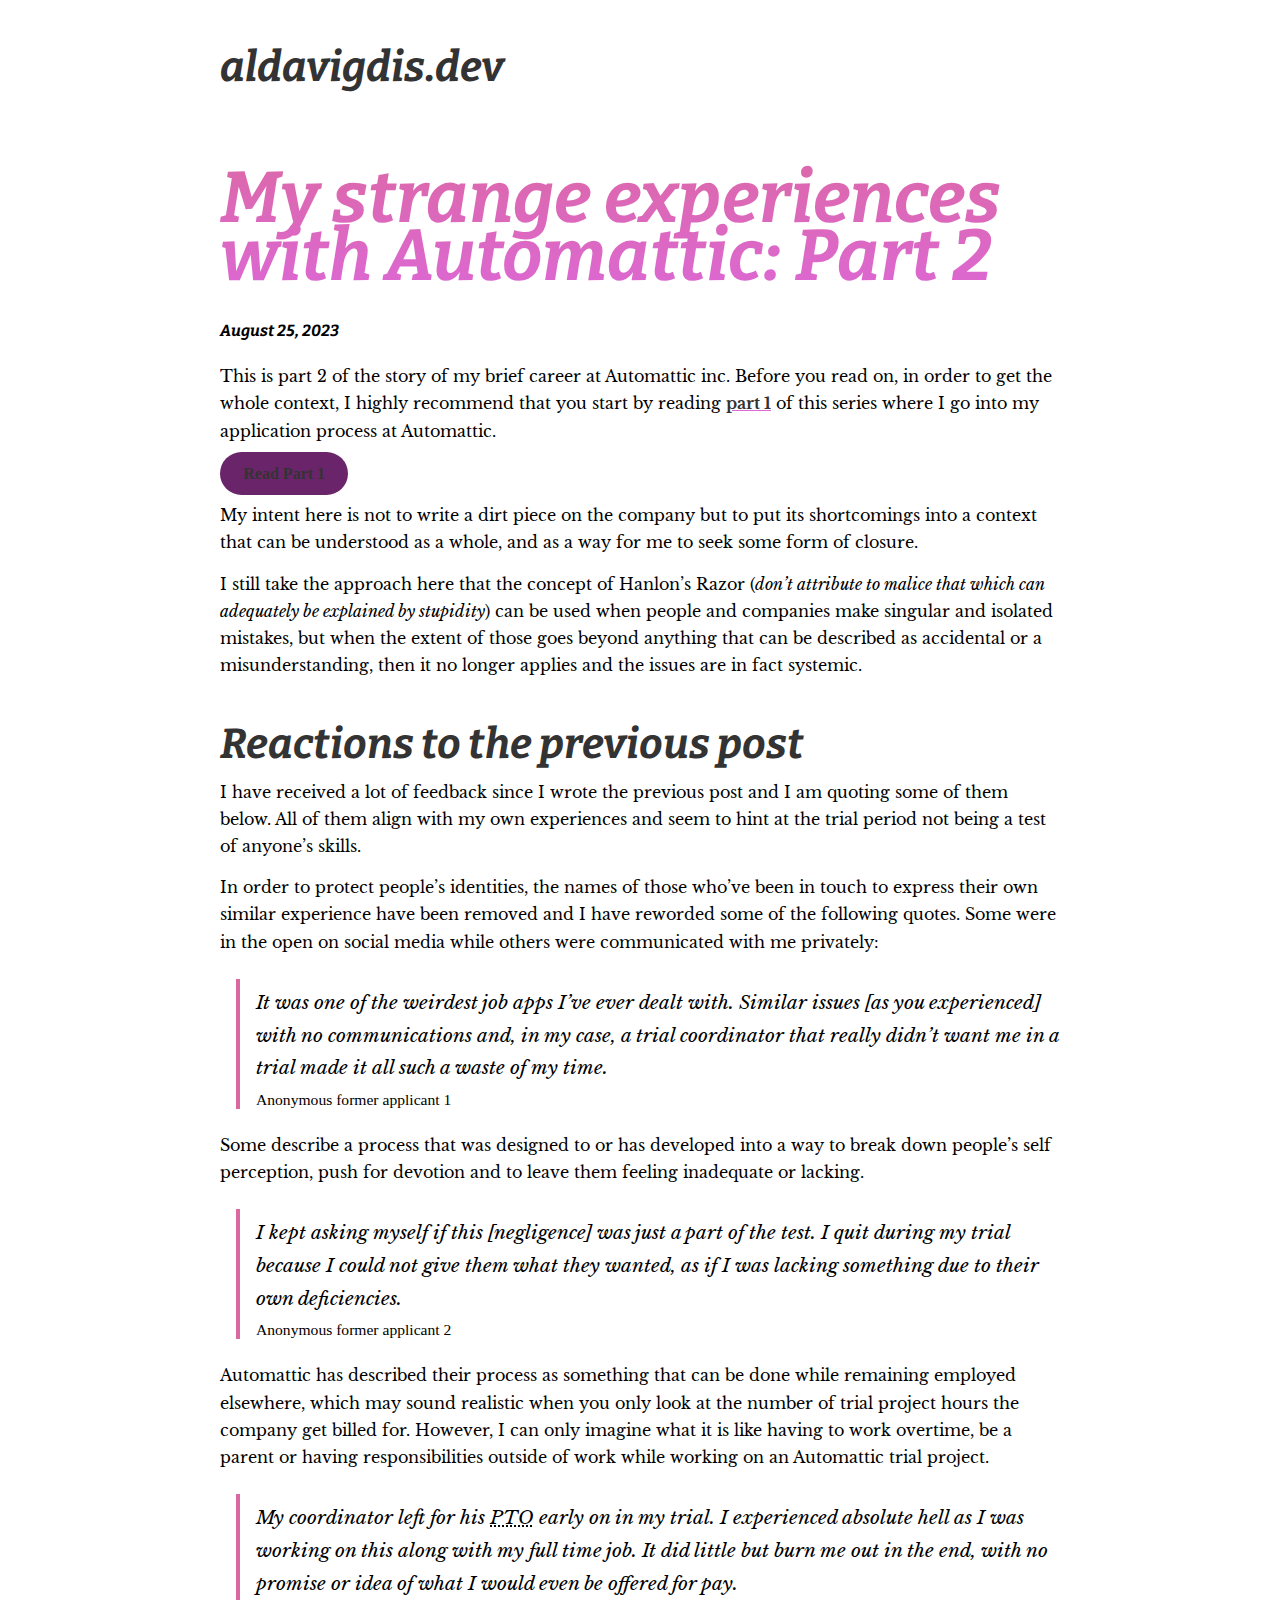
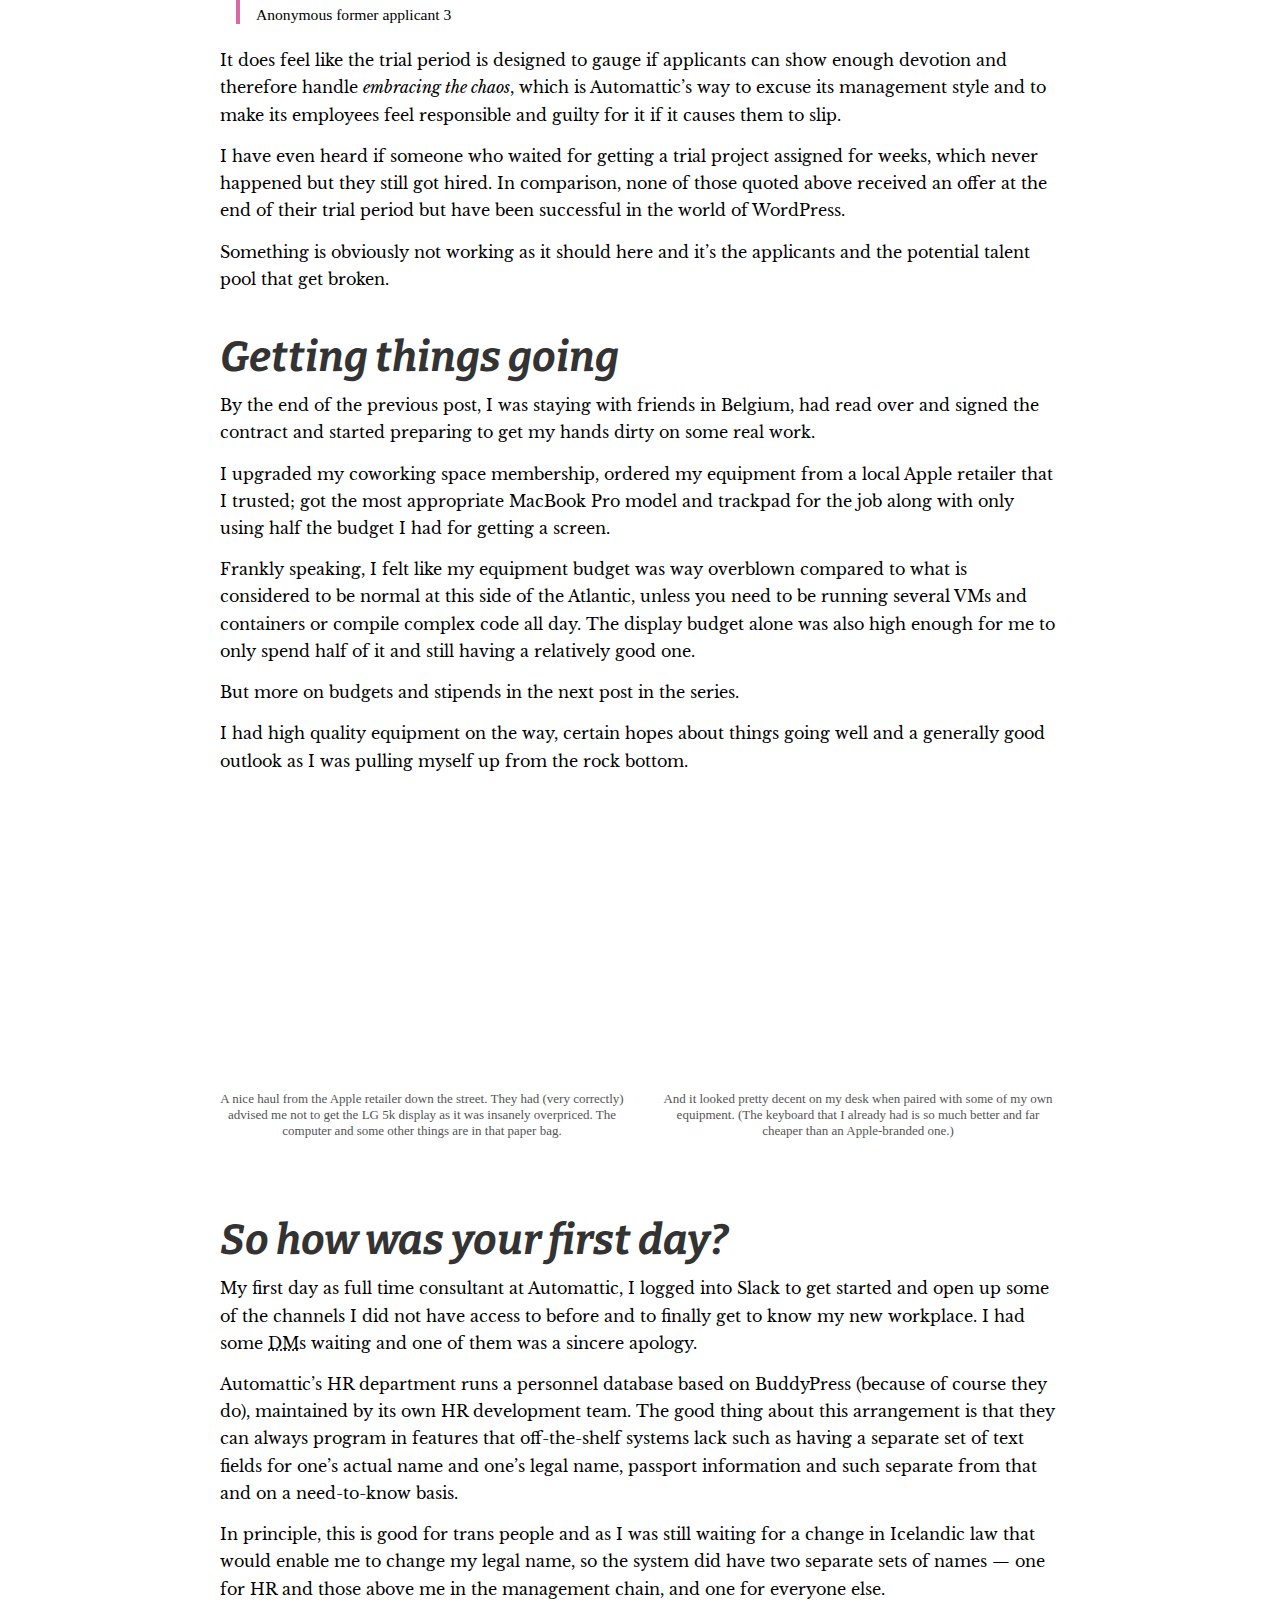
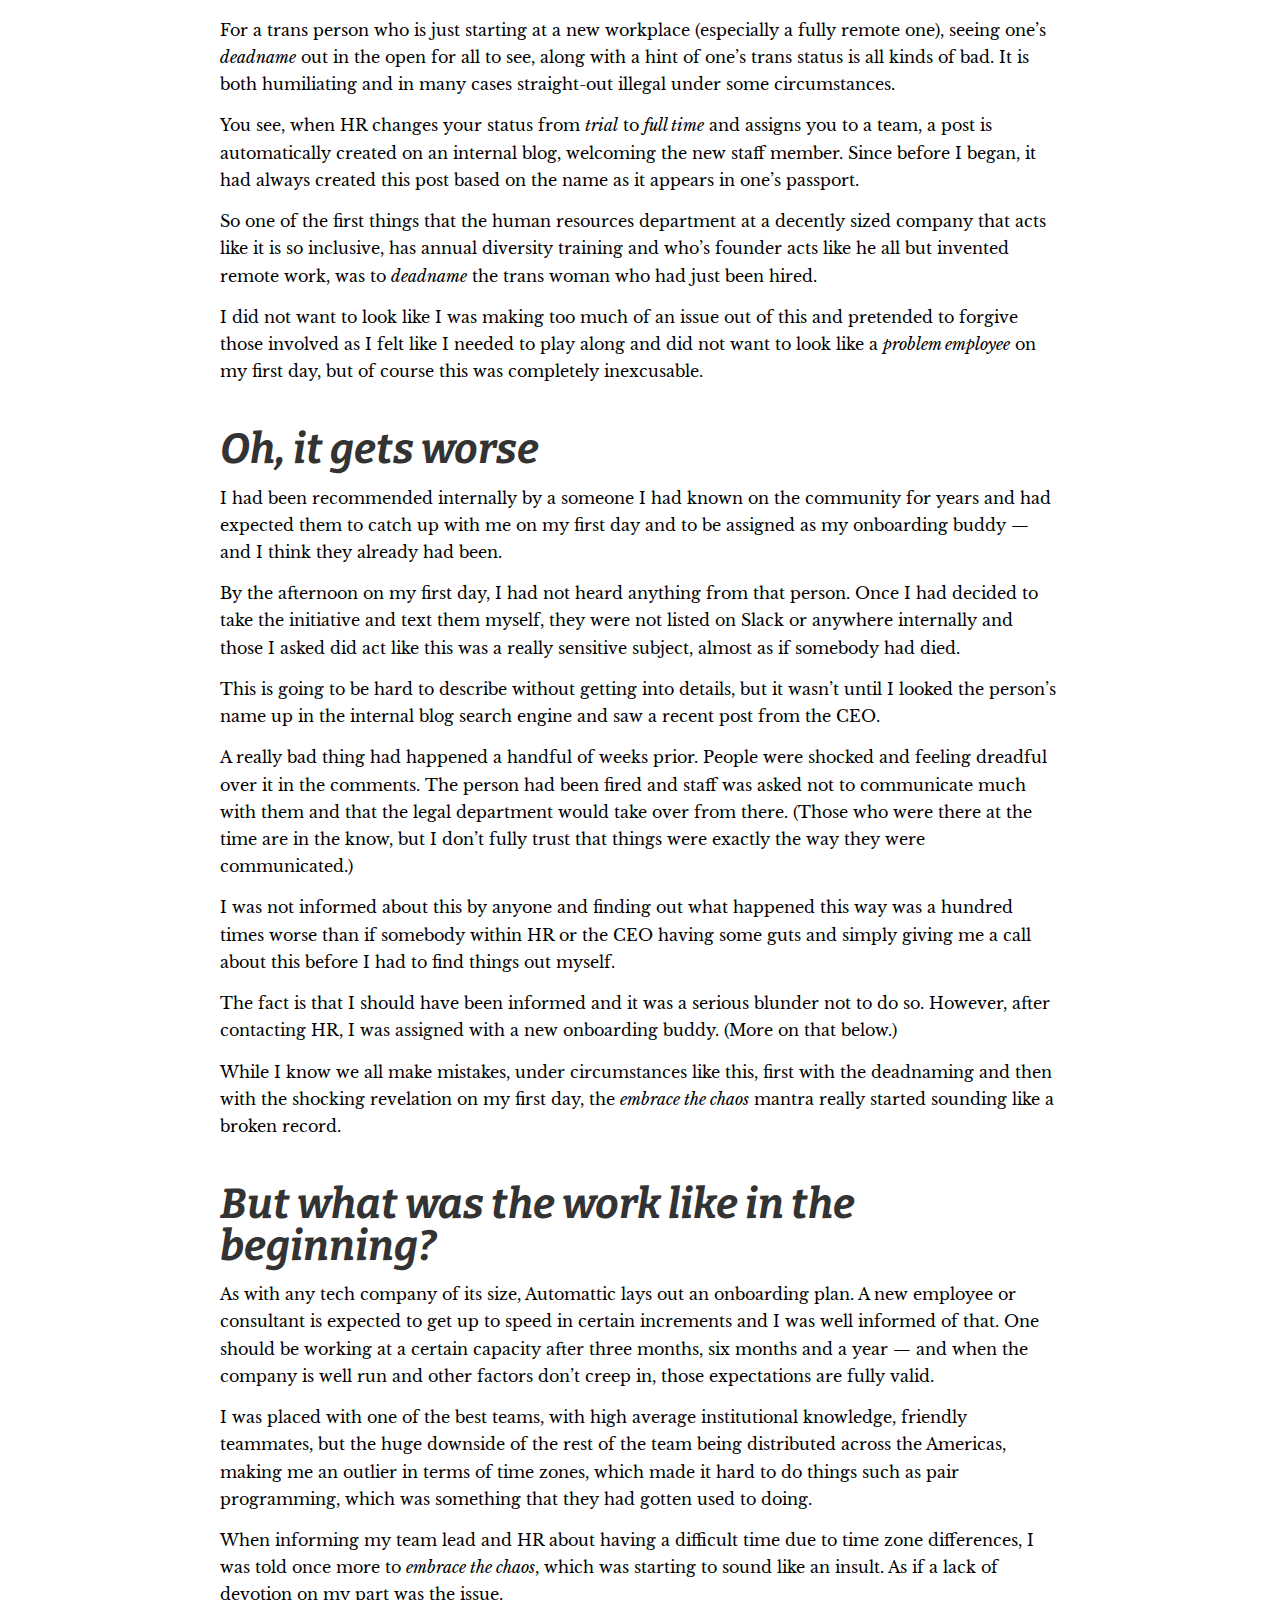
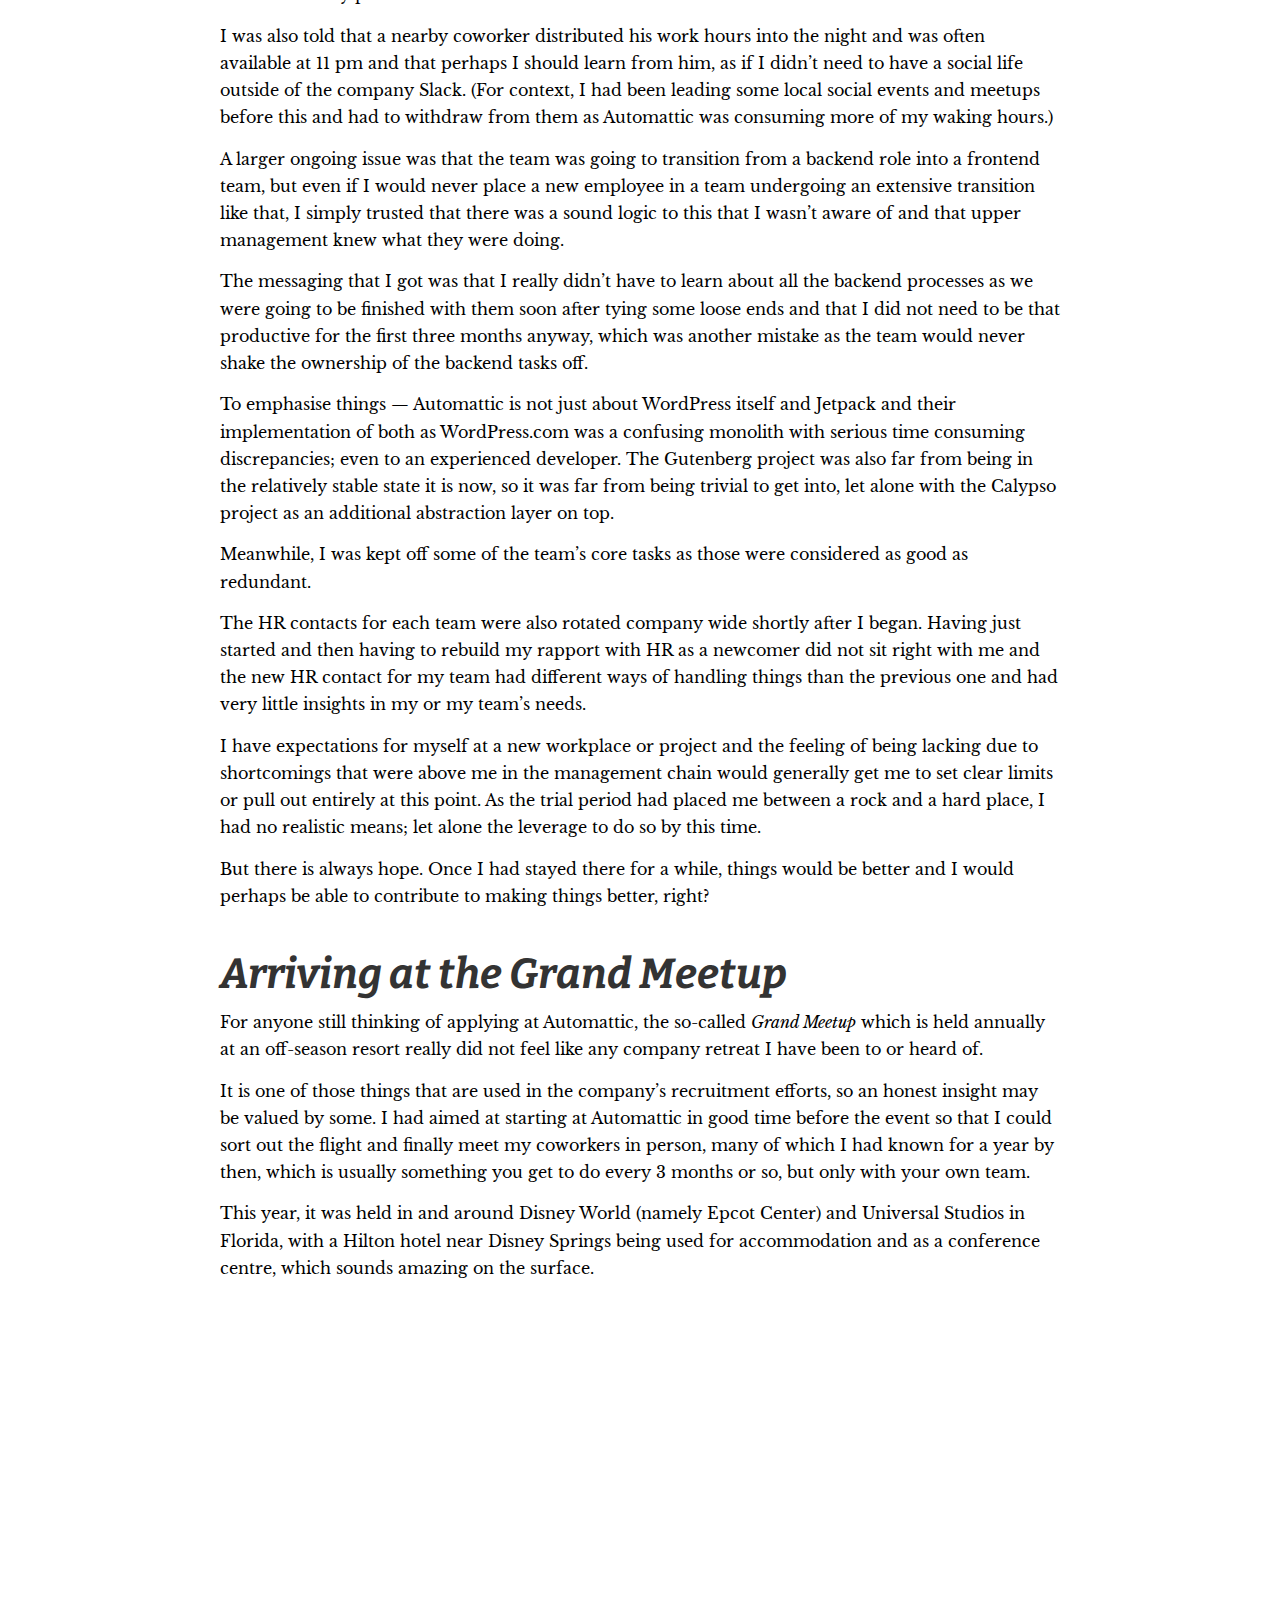
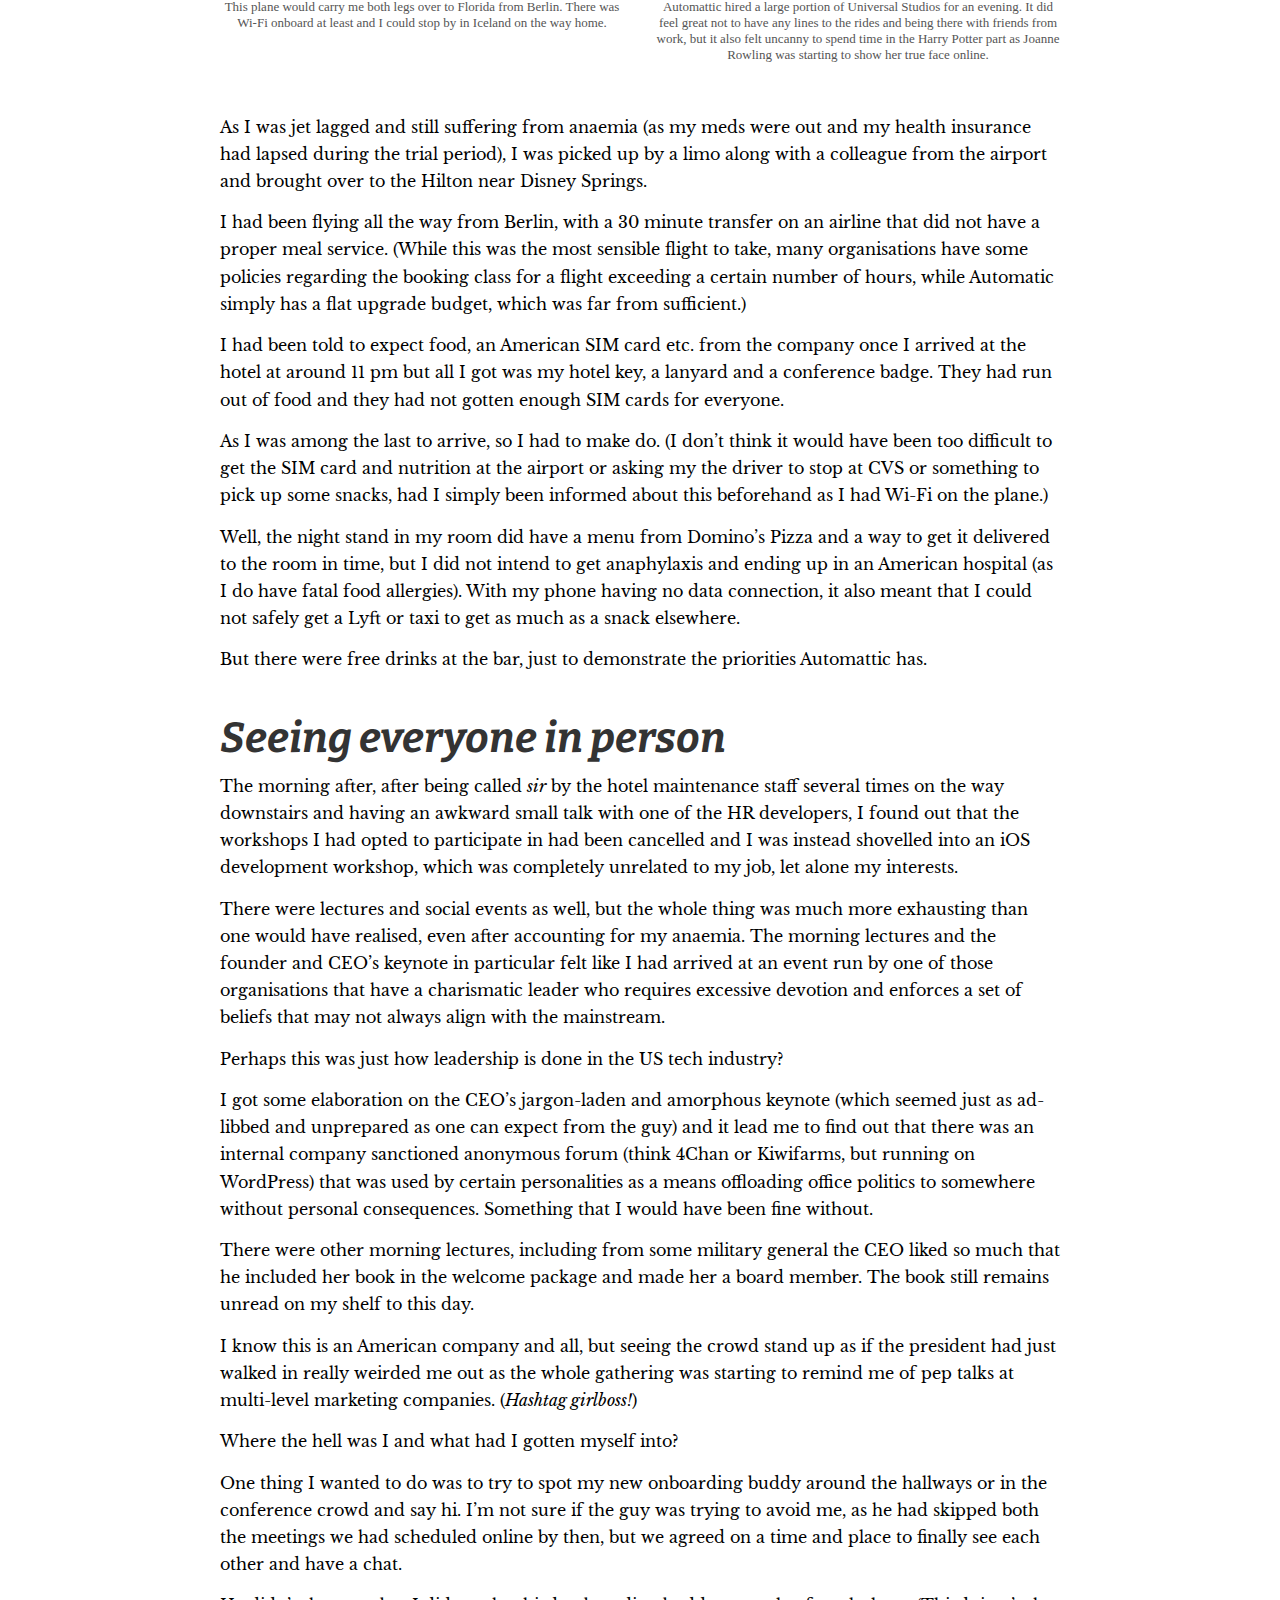
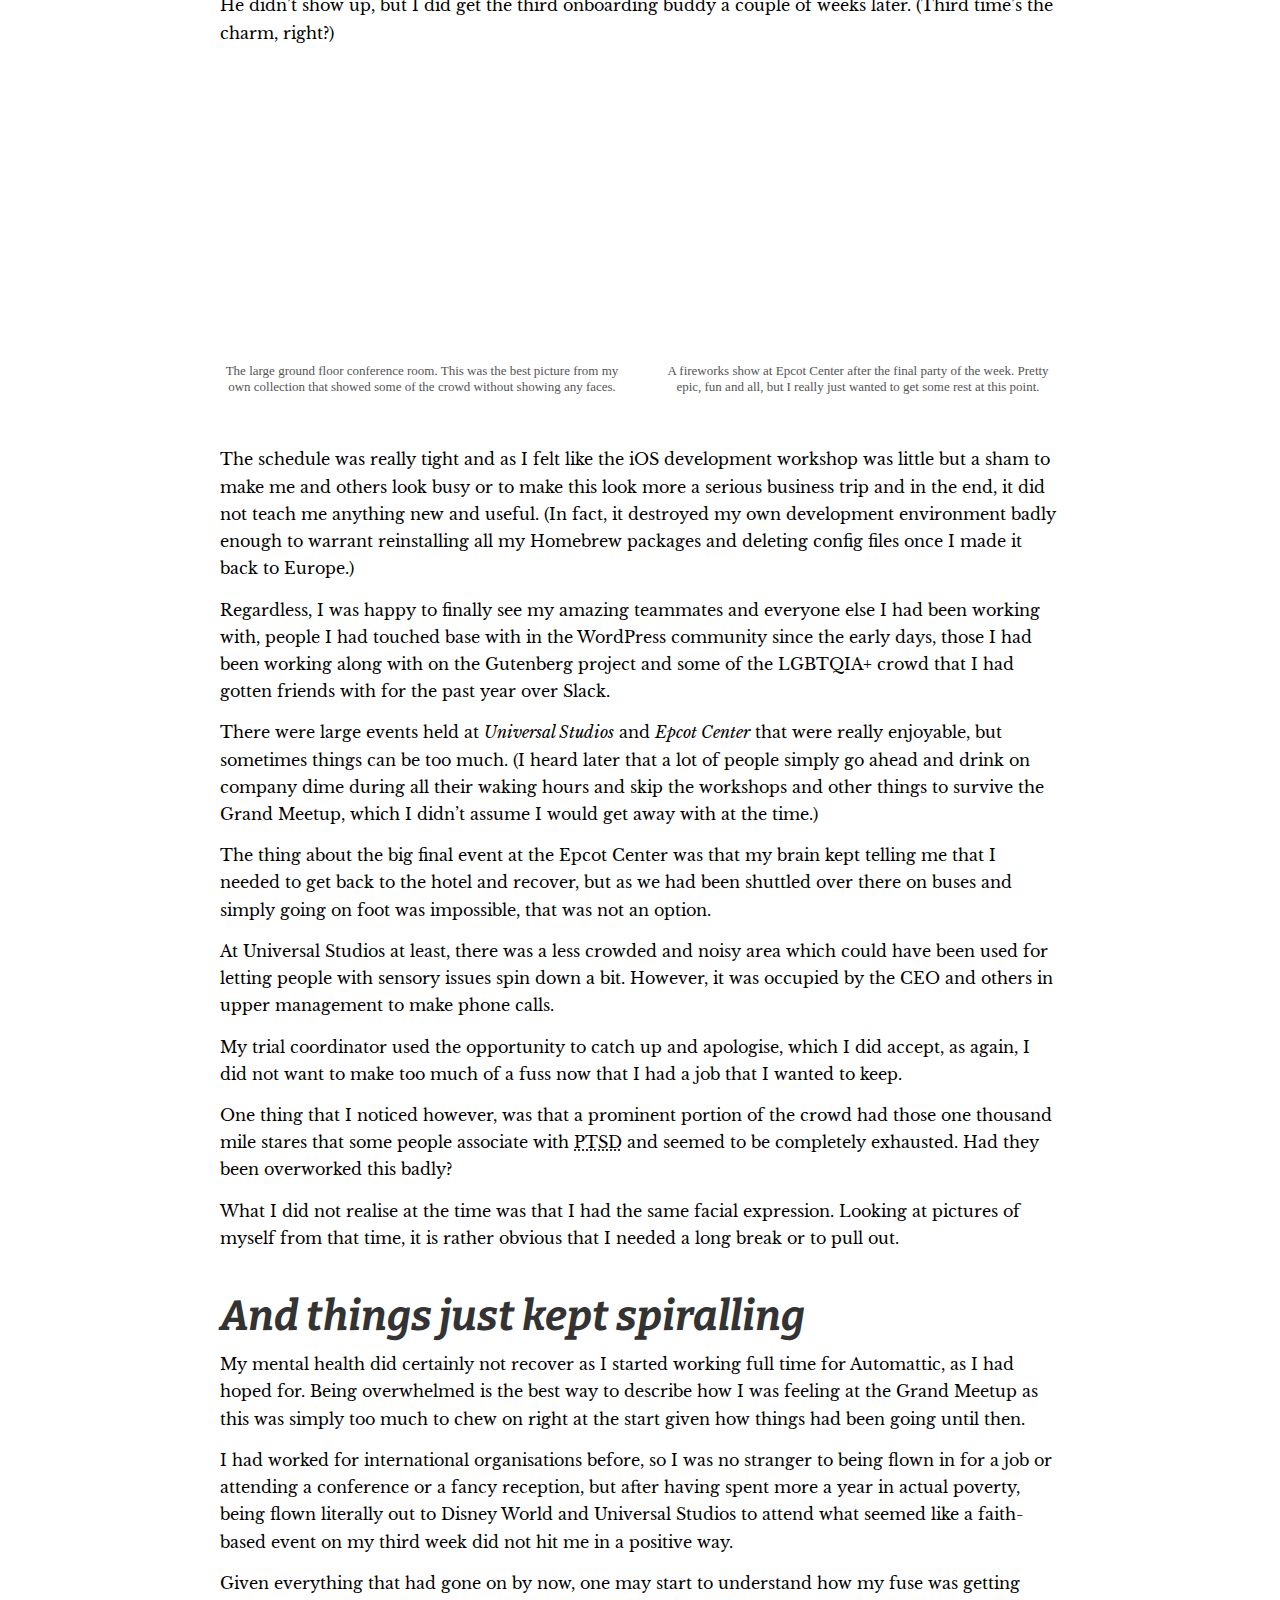
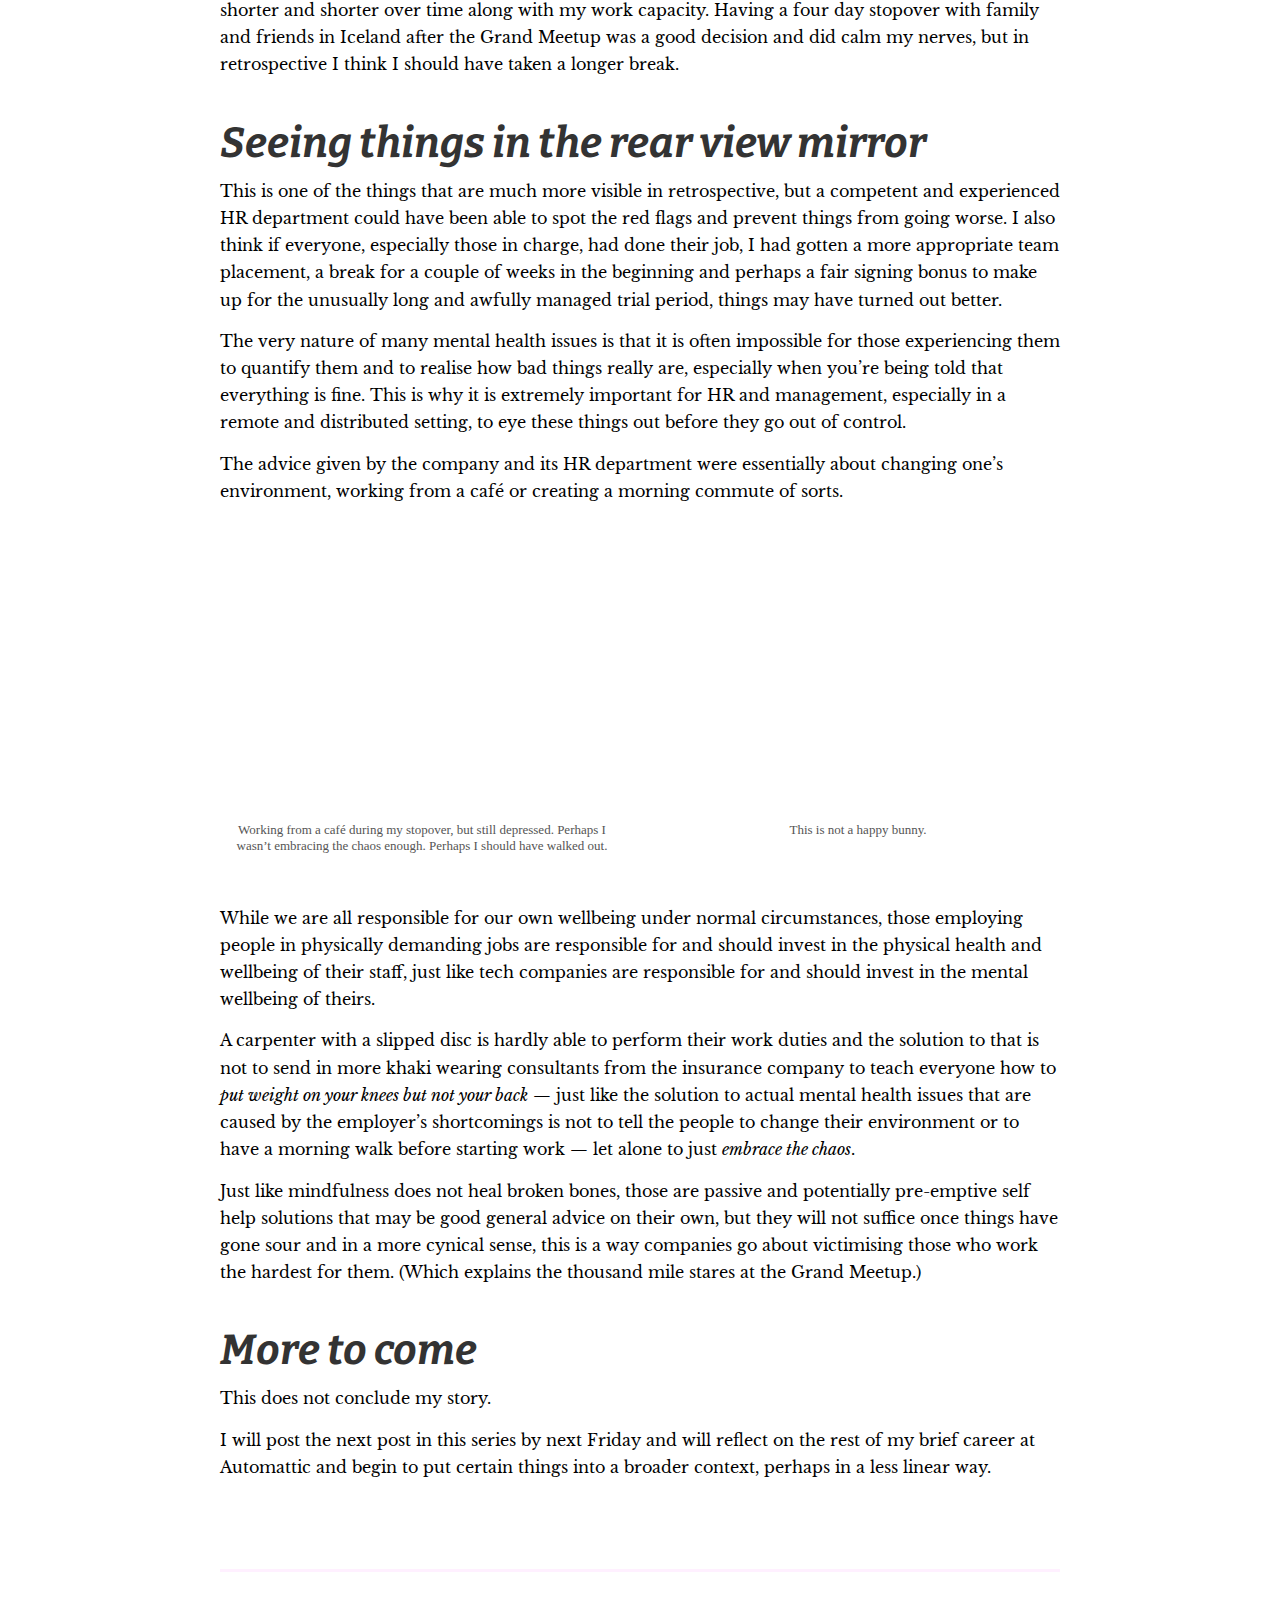
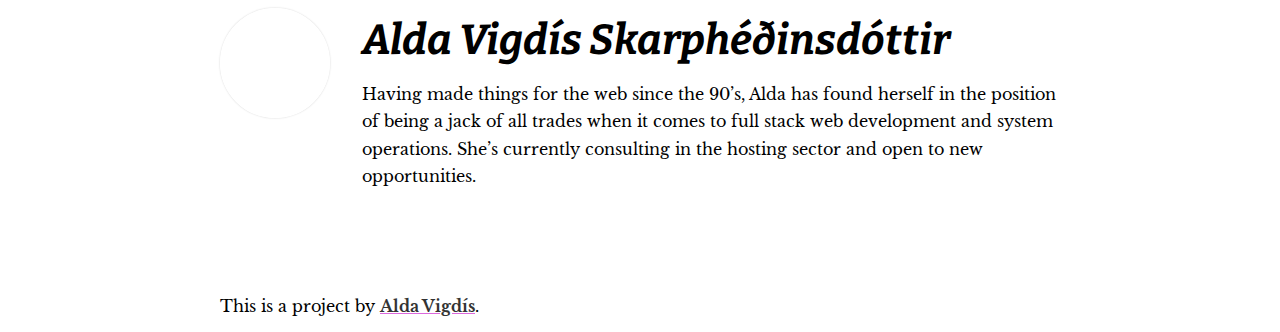
<file: 2023/08/25/my-strange-experiences-with-automattic-part-2/index.html>
<!DOCTYPE html>
<html lang="en-US">
<head>
	<meta charset="UTF-8">
	<meta name="viewport" content="width=device-width, initial-scale=1">
<meta name="robots" content="max-image-preview:large">
	<style>img:is([sizes="auto" i], [sizes^="auto," i]) { contain-intrinsic-size: 3000px 1500px }</style>
	<title>My strange experiences with Automattic: Part 2 &ndash; aldavigdis.dev</title>
<link rel="alternate" type="application/rss+xml" title="aldavigdis.dev &raquo; Feed" href="/feed/">
<link rel="alternate" type="application/rss+xml" title="aldavigdis.dev &raquo; Comments Feed" href="/comments/feed/">
<script>
window._wpemojiSettings = {"baseUrl":"https:\/\/s.w.org\/images\/core\/emoji\/16.0.1\/72x72\/","ext":".png","svgUrl":"https:\/\/s.w.org\/images\/core\/emoji\/16.0.1\/svg\/","svgExt":".svg","source":{"concatemoji":"\/wp-includes\/js\/wp-emoji-release.min.js?ver=6.8.3"}};
/*! This file is auto-generated */
!function(s,n){var o,i,e;function c(e){try{var t={supportTests:e,timestamp:(new Date).valueOf()};sessionStorage.setItem(o,JSON.stringify(t))}catch(e){}}function p(e,t,n){e.clearRect(0,0,e.canvas.width,e.canvas.height),e.fillText(t,0,0);var t=new Uint32Array(e.getImageData(0,0,e.canvas.width,e.canvas.height).data),a=(e.clearRect(0,0,e.canvas.width,e.canvas.height),e.fillText(n,0,0),new Uint32Array(e.getImageData(0,0,e.canvas.width,e.canvas.height).data));return t.every(function(e,t){return e===a[t]})}function u(e,t){e.clearRect(0,0,e.canvas.width,e.canvas.height),e.fillText(t,0,0);for(var n=e.getImageData(16,16,1,1),a=0;a<n.data.length;a++)if(0!==n.data[a])return!1;return!0}function f(e,t,n,a){switch(t){case"flag":return n(e,"\ud83c\udff3\ufe0f\u200d\u26a7\ufe0f","\ud83c\udff3\ufe0f\u200b\u26a7\ufe0f")?!1:!n(e,"\ud83c\udde8\ud83c\uddf6","\ud83c\udde8\u200b\ud83c\uddf6")&&!n(e,"\ud83c\udff4\udb40\udc67\udb40\udc62\udb40\udc65\udb40\udc6e\udb40\udc67\udb40\udc7f","\ud83c\udff4\u200b\udb40\udc67\u200b\udb40\udc62\u200b\udb40\udc65\u200b\udb40\udc6e\u200b\udb40\udc67\u200b\udb40\udc7f");case"emoji":return!a(e,"\ud83e\udedf")}return!1}function g(e,t,n,a){var r="undefined"!=typeof WorkerGlobalScope&&self instanceof WorkerGlobalScope?new OffscreenCanvas(300,150):s.createElement("canvas"),o=r.getContext("2d",{willReadFrequently:!0}),i=(o.textBaseline="top",o.font="600 32px Arial",{});return e.forEach(function(e){i[e]=t(o,e,n,a)}),i}function t(e){var t=s.createElement("script");t.src=e,t.defer=!0,s.head.appendChild(t)}"undefined"!=typeof Promise&&(o="wpEmojiSettingsSupports",i=["flag","emoji"],n.supports={everything:!0,everythingExceptFlag:!0},e=new Promise(function(e){s.addEventListener("DOMContentLoaded",e,{once:!0})}),new Promise(function(t){var n=function(){try{var e=JSON.parse(sessionStorage.getItem(o));if("object"==typeof e&&"number"==typeof e.timestamp&&(new Date).valueOf()<e.timestamp+604800&&"object"==typeof e.supportTests)return e.supportTests}catch(e){}return null}();if(!n){if("undefined"!=typeof Worker&&"undefined"!=typeof OffscreenCanvas&&"undefined"!=typeof URL&&URL.createObjectURL&&"undefined"!=typeof Blob)try{var e="postMessage("+g.toString()+"("+[JSON.stringify(i),f.toString(),p.toString(),u.toString()].join(",")+"));",a=new Blob([e],{type:"text/javascript"}),r=new Worker(URL.createObjectURL(a),{name:"wpTestEmojiSupports"});return void(r.onmessage=function(e){c(n=e.data),r.terminate(),t(n)})}catch(e){}c(n=g(i,f,p,u))}t(n)}).then(function(e){for(var t in e)n.supports[t]=e[t],n.supports.everything=n.supports.everything&&n.supports[t],"flag"!==t&&(n.supports.everythingExceptFlag=n.supports.everythingExceptFlag&&n.supports[t]);n.supports.everythingExceptFlag=n.supports.everythingExceptFlag&&!n.supports.flag,n.DOMReady=!1,n.readyCallback=function(){n.DOMReady=!0}}).then(function(){return e}).then(function(){var e;n.supports.everything||(n.readyCallback(),(e=n.source||{}).concatemoji?t(e.concatemoji):e.wpemoji&&e.twemoji&&(t(e.twemoji),t(e.wpemoji)))}))}((window,document),window._wpemojiSettings);
</script>
<style id="wp-block-site-title-inline-css">
.wp-block-site-title{box-sizing:border-box}.wp-block-site-title :where(a){color:inherit;font-family:inherit;font-size:inherit;font-style:inherit;font-weight:inherit;letter-spacing:inherit;line-height:inherit;text-decoration:inherit}
</style>
<style id="wp-block-template-part-theme-inline-css">
:root :where(.wp-block-template-part.has-background){margin-bottom:0;margin-top:0;padding:1.25em 2.375em}
</style>
<style id="wp-block-post-title-inline-css">
.wp-block-post-title{box-sizing:border-box;word-break:break-word}.wp-block-post-title :where(a){display:inline-block;font-family:inherit;font-size:inherit;font-style:inherit;font-weight:inherit;letter-spacing:inherit;line-height:inherit;text-decoration:inherit}
</style>
<style id="wp-block-post-date-inline-css">
.wp-block-post-date{box-sizing:border-box}
</style>
<style id="wp-block-post-featured-image-inline-css">
.wp-block-post-featured-image{margin-left:0;margin-right:0}.wp-block-post-featured-image a{display:block;height:100%}.wp-block-post-featured-image :where(img){box-sizing:border-box;height:auto;max-width:100%;vertical-align:bottom;width:100%}.wp-block-post-featured-image.alignfull img,.wp-block-post-featured-image.alignwide img{width:100%}.wp-block-post-featured-image .wp-block-post-featured-image__overlay.has-background-dim{background-color:#000;inset:0;position:absolute}.wp-block-post-featured-image{position:relative}.wp-block-post-featured-image .wp-block-post-featured-image__overlay.has-background-gradient{background-color:initial}.wp-block-post-featured-image .wp-block-post-featured-image__overlay.has-background-dim-0{opacity:0}.wp-block-post-featured-image .wp-block-post-featured-image__overlay.has-background-dim-10{opacity:.1}.wp-block-post-featured-image .wp-block-post-featured-image__overlay.has-background-dim-20{opacity:.2}.wp-block-post-featured-image .wp-block-post-featured-image__overlay.has-background-dim-30{opacity:.3}.wp-block-post-featured-image .wp-block-post-featured-image__overlay.has-background-dim-40{opacity:.4}.wp-block-post-featured-image .wp-block-post-featured-image__overlay.has-background-dim-50{opacity:.5}.wp-block-post-featured-image .wp-block-post-featured-image__overlay.has-background-dim-60{opacity:.6}.wp-block-post-featured-image .wp-block-post-featured-image__overlay.has-background-dim-70{opacity:.7}.wp-block-post-featured-image .wp-block-post-featured-image__overlay.has-background-dim-80{opacity:.8}.wp-block-post-featured-image .wp-block-post-featured-image__overlay.has-background-dim-90{opacity:.9}.wp-block-post-featured-image .wp-block-post-featured-image__overlay.has-background-dim-100{opacity:1}.wp-block-post-featured-image:where(.alignleft,.alignright){width:100%}
</style>
<style id="wp-block-paragraph-inline-css">
.is-small-text{font-size:.875em}.is-regular-text{font-size:1em}.is-large-text{font-size:2.25em}.is-larger-text{font-size:3em}.has-drop-cap:not(:focus):first-letter{float:left;font-size:8.4em;font-style:normal;font-weight:100;line-height:.68;margin:.05em .1em 0 0;text-transform:uppercase}body.rtl .has-drop-cap:not(:focus):first-letter{float:none;margin-left:.1em}p.has-drop-cap.has-background{overflow:hidden}:root :where(p.has-background){padding:1.25em 2.375em}:where(p.has-text-color:not(.has-link-color)) a{color:inherit}p.has-text-align-left[style*="writing-mode:vertical-lr"],p.has-text-align-right[style*="writing-mode:vertical-rl"]{rotate:180deg}
</style>
<style id="wp-block-button-inline-css">
.wp-block-button__link{align-content:center;box-sizing:border-box;cursor:pointer;display:inline-block;height:100%;text-align:center;word-break:break-word}.wp-block-button__link.aligncenter{text-align:center}.wp-block-button__link.alignright{text-align:right}:where(.wp-block-button__link){border-radius:9999px;box-shadow:none;padding:calc(.667em + 2px) calc(1.333em + 2px);text-decoration:none}.wp-block-button[style*=text-decoration] .wp-block-button__link{text-decoration:inherit}.wp-block-buttons>.wp-block-button.has-custom-width{max-width:none}.wp-block-buttons>.wp-block-button.has-custom-width .wp-block-button__link{width:100%}.wp-block-buttons>.wp-block-button.has-custom-font-size .wp-block-button__link{font-size:inherit}.wp-block-buttons>.wp-block-button.wp-block-button__width-25{width:calc(25% - var(--wp--style--block-gap, .5em)*.75)}.wp-block-buttons>.wp-block-button.wp-block-button__width-50{width:calc(50% - var(--wp--style--block-gap, .5em)*.5)}.wp-block-buttons>.wp-block-button.wp-block-button__width-75{width:calc(75% - var(--wp--style--block-gap, .5em)*.25)}.wp-block-buttons>.wp-block-button.wp-block-button__width-100{flex-basis:100%;width:100%}.wp-block-buttons.is-vertical>.wp-block-button.wp-block-button__width-25{width:25%}.wp-block-buttons.is-vertical>.wp-block-button.wp-block-button__width-50{width:50%}.wp-block-buttons.is-vertical>.wp-block-button.wp-block-button__width-75{width:75%}.wp-block-button.is-style-squared,.wp-block-button__link.wp-block-button.is-style-squared{border-radius:0}.wp-block-button.no-border-radius,.wp-block-button__link.no-border-radius{border-radius:0!important}:root :where(.wp-block-button .wp-block-button__link.is-style-outline),:root :where(.wp-block-button.is-style-outline>.wp-block-button__link){border:2px solid;padding:.667em 1.333em}:root :where(.wp-block-button .wp-block-button__link.is-style-outline:not(.has-text-color)),:root :where(.wp-block-button.is-style-outline>.wp-block-button__link:not(.has-text-color)){color:currentColor}:root :where(.wp-block-button .wp-block-button__link.is-style-outline:not(.has-background)),:root :where(.wp-block-button.is-style-outline>.wp-block-button__link:not(.has-background)){background-color:initial;background-image:none}
</style>
<style id="wp-block-buttons-inline-css">
.wp-block-buttons{box-sizing:border-box}.wp-block-buttons.is-vertical{flex-direction:column}.wp-block-buttons.is-vertical>.wp-block-button:last-child{margin-bottom:0}.wp-block-buttons>.wp-block-button{display:inline-block;margin:0}.wp-block-buttons.is-content-justification-left{justify-content:flex-start}.wp-block-buttons.is-content-justification-left.is-vertical{align-items:flex-start}.wp-block-buttons.is-content-justification-center{justify-content:center}.wp-block-buttons.is-content-justification-center.is-vertical{align-items:center}.wp-block-buttons.is-content-justification-right{justify-content:flex-end}.wp-block-buttons.is-content-justification-right.is-vertical{align-items:flex-end}.wp-block-buttons.is-content-justification-space-between{justify-content:space-between}.wp-block-buttons.aligncenter{text-align:center}.wp-block-buttons:not(.is-content-justification-space-between,.is-content-justification-right,.is-content-justification-left,.is-content-justification-center) .wp-block-button.aligncenter{margin-left:auto;margin-right:auto;width:100%}.wp-block-buttons[style*=text-decoration] .wp-block-button,.wp-block-buttons[style*=text-decoration] .wp-block-button__link{text-decoration:inherit}.wp-block-buttons.has-custom-font-size .wp-block-button__link{font-size:inherit}.wp-block-buttons .wp-block-button__link{width:100%}.wp-block-button.aligncenter{text-align:center}
</style>
<style id="wp-block-heading-inline-css">
h1.has-background,h2.has-background,h3.has-background,h4.has-background,h5.has-background,h6.has-background{padding:1.25em 2.375em}h1.has-text-align-left[style*=writing-mode]:where([style*=vertical-lr]),h1.has-text-align-right[style*=writing-mode]:where([style*=vertical-rl]),h2.has-text-align-left[style*=writing-mode]:where([style*=vertical-lr]),h2.has-text-align-right[style*=writing-mode]:where([style*=vertical-rl]),h3.has-text-align-left[style*=writing-mode]:where([style*=vertical-lr]),h3.has-text-align-right[style*=writing-mode]:where([style*=vertical-rl]),h4.has-text-align-left[style*=writing-mode]:where([style*=vertical-lr]),h4.has-text-align-right[style*=writing-mode]:where([style*=vertical-rl]),h5.has-text-align-left[style*=writing-mode]:where([style*=vertical-lr]),h5.has-text-align-right[style*=writing-mode]:where([style*=vertical-rl]),h6.has-text-align-left[style*=writing-mode]:where([style*=vertical-lr]),h6.has-text-align-right[style*=writing-mode]:where([style*=vertical-rl]){rotate:180deg}
</style>
<style id="wp-block-quote-inline-css">
.wp-block-quote{box-sizing:border-box;overflow-wrap:break-word}.wp-block-quote.is-large:where(:not(.is-style-plain)),.wp-block-quote.is-style-large:where(:not(.is-style-plain)){margin-bottom:1em;padding:0 1em}.wp-block-quote.is-large:where(:not(.is-style-plain)) p,.wp-block-quote.is-style-large:where(:not(.is-style-plain)) p{font-size:1.5em;font-style:italic;line-height:1.6}.wp-block-quote.is-large:where(:not(.is-style-plain)) cite,.wp-block-quote.is-large:where(:not(.is-style-plain)) footer,.wp-block-quote.is-style-large:where(:not(.is-style-plain)) cite,.wp-block-quote.is-style-large:where(:not(.is-style-plain)) footer{font-size:1.125em;text-align:right}.wp-block-quote>cite{display:block}
</style>
<style id="wp-block-quote-theme-inline-css">
.wp-block-quote{border-left:.25em solid;margin:0 0 1.75em;padding-left:1em}.wp-block-quote cite,.wp-block-quote footer{color:currentColor;font-size:.8125em;font-style:normal;position:relative}.wp-block-quote:where(.has-text-align-right){border-left:none;border-right:.25em solid;padding-left:0;padding-right:1em}.wp-block-quote:where(.has-text-align-center){border:none;padding-left:0}.wp-block-quote.is-large,.wp-block-quote.is-style-large,.wp-block-quote:where(.is-style-plain){border:none}
</style>
<link rel="stylesheet" id="wp-block-image-css" href="/wp-includes/blocks/image/style.min.css?ver=6.8.3" media="all">
<style id="wp-block-image-theme-inline-css">
:root :where(.wp-block-image figcaption){color:#555;font-size:13px;text-align:center}.is-dark-theme :root :where(.wp-block-image figcaption){color:#ffffffa6}.wp-block-image{margin:0 0 1em}
</style>
<style id="wp-block-columns-inline-css">
.wp-block-columns{align-items:normal!important;box-sizing:border-box;display:flex;flex-wrap:wrap!important}@media (min-width:782px){.wp-block-columns{flex-wrap:nowrap!important}}.wp-block-columns.are-vertically-aligned-top{align-items:flex-start}.wp-block-columns.are-vertically-aligned-center{align-items:center}.wp-block-columns.are-vertically-aligned-bottom{align-items:flex-end}@media (max-width:781px){.wp-block-columns:not(.is-not-stacked-on-mobile)>.wp-block-column{flex-basis:100%!important}}@media (min-width:782px){.wp-block-columns:not(.is-not-stacked-on-mobile)>.wp-block-column{flex-basis:0;flex-grow:1}.wp-block-columns:not(.is-not-stacked-on-mobile)>.wp-block-column[style*=flex-basis]{flex-grow:0}}.wp-block-columns.is-not-stacked-on-mobile{flex-wrap:nowrap!important}.wp-block-columns.is-not-stacked-on-mobile>.wp-block-column{flex-basis:0;flex-grow:1}.wp-block-columns.is-not-stacked-on-mobile>.wp-block-column[style*=flex-basis]{flex-grow:0}:where(.wp-block-columns){margin-bottom:1.75em}:where(.wp-block-columns.has-background){padding:1.25em 2.375em}.wp-block-column{flex-grow:1;min-width:0;overflow-wrap:break-word;word-break:break-word}.wp-block-column.is-vertically-aligned-top{align-self:flex-start}.wp-block-column.is-vertically-aligned-center{align-self:center}.wp-block-column.is-vertically-aligned-bottom{align-self:flex-end}.wp-block-column.is-vertically-aligned-stretch{align-self:stretch}.wp-block-column.is-vertically-aligned-bottom,.wp-block-column.is-vertically-aligned-center,.wp-block-column.is-vertically-aligned-top{width:100%}
</style>
<style id="wp-block-post-content-inline-css">
.wp-block-post-content{display:flow-root}
</style>
<style id="wp-block-group-inline-css">
.wp-block-group{box-sizing:border-box}:where(.wp-block-group.wp-block-group-is-layout-constrained){position:relative}
</style>
<style id="wp-block-group-theme-inline-css">
:where(.wp-block-group.has-background){padding:1.25em 2.375em}
</style>
<style id="wp-block-post-author-inline-css">
.wp-block-post-author{box-sizing:border-box;display:flex;flex-wrap:wrap}.wp-block-post-author__byline{font-size:.5em;margin-bottom:0;margin-top:0;width:100%}.wp-block-post-author__avatar{margin-right:1em}.wp-block-post-author__bio{font-size:.7em;margin-bottom:.7em}.wp-block-post-author__content{flex-basis:0;flex-grow:1}.wp-block-post-author__name{margin:0}
</style>
<style id="wp-emoji-styles-inline-css">

	img.wp-smiley, img.emoji {
		display: inline !important;
		border: none !important;
		box-shadow: none !important;
		height: 1em !important;
		width: 1em !important;
		margin: 0 0.07em !important;
		vertical-align: -0.1em !important;
		background: none !important;
		padding: 0 !important;
	}
</style>
<style id="wp-block-library-inline-css">
:root{--wp-admin-theme-color:#007cba;--wp-admin-theme-color--rgb:0,124,186;--wp-admin-theme-color-darker-10:#006ba1;--wp-admin-theme-color-darker-10--rgb:0,107,161;--wp-admin-theme-color-darker-20:#005a87;--wp-admin-theme-color-darker-20--rgb:0,90,135;--wp-admin-border-width-focus:2px;--wp-block-synced-color:#7a00df;--wp-block-synced-color--rgb:122,0,223;--wp-bound-block-color:var(--wp-block-synced-color)}@media (min-resolution:192dpi){:root{--wp-admin-border-width-focus:1.5px}}.wp-element-button{cursor:pointer}:root{--wp--preset--font-size--normal:16px;--wp--preset--font-size--huge:42px}:root .has-very-light-gray-background-color{background-color:#eee}:root .has-very-dark-gray-background-color{background-color:#313131}:root .has-very-light-gray-color{color:#eee}:root .has-very-dark-gray-color{color:#313131}:root .has-vivid-green-cyan-to-vivid-cyan-blue-gradient-background{background:linear-gradient(135deg,#00d084,#0693e3)}:root .has-purple-crush-gradient-background{background:linear-gradient(135deg,#34e2e4,#4721fb 50%,#ab1dfe)}:root .has-hazy-dawn-gradient-background{background:linear-gradient(135deg,#faaca8,#dad0ec)}:root .has-subdued-olive-gradient-background{background:linear-gradient(135deg,#fafae1,#67a671)}:root .has-atomic-cream-gradient-background{background:linear-gradient(135deg,#fdd79a,#004a59)}:root .has-nightshade-gradient-background{background:linear-gradient(135deg,#330968,#31cdcf)}:root .has-midnight-gradient-background{background:linear-gradient(135deg,#020381,#2874fc)}.has-regular-font-size{font-size:1em}.has-larger-font-size{font-size:2.625em}.has-normal-font-size{font-size:var(--wp--preset--font-size--normal)}.has-huge-font-size{font-size:var(--wp--preset--font-size--huge)}.has-text-align-center{text-align:center}.has-text-align-left{text-align:left}.has-text-align-right{text-align:right}#end-resizable-editor-section{display:none}.aligncenter{clear:both}.items-justified-left{justify-content:flex-start}.items-justified-center{justify-content:center}.items-justified-right{justify-content:flex-end}.items-justified-space-between{justify-content:space-between}.screen-reader-text{border:0;clip-path:inset(50%);height:1px;margin:-1px;overflow:hidden;padding:0;position:absolute;width:1px;word-wrap:normal!important}.screen-reader-text:focus{background-color:#ddd;clip-path:none;color:#444;display:block;font-size:1em;height:auto;left:5px;line-height:normal;padding:15px 23px 14px;text-decoration:none;top:5px;width:auto;z-index:100000}html :where(.has-border-color){border-style:solid}html :where([style*=border-top-color]){border-top-style:solid}html :where([style*=border-right-color]){border-right-style:solid}html :where([style*=border-bottom-color]){border-bottom-style:solid}html :where([style*=border-left-color]){border-left-style:solid}html :where([style*=border-width]){border-style:solid}html :where([style*=border-top-width]){border-top-style:solid}html :where([style*=border-right-width]){border-right-style:solid}html :where([style*=border-bottom-width]){border-bottom-style:solid}html :where([style*=border-left-width]){border-left-style:solid}html :where(img[class*=wp-image-]){height:auto;max-width:100%}:where(figure){margin:0 0 1em}html :where(.is-position-sticky){--wp-admin--admin-bar--position-offset:var(--wp-admin--admin-bar--height,0px)}@media screen and (max-width:600px){html :where(.is-position-sticky){--wp-admin--admin-bar--position-offset:0px}}
</style>
<link rel="stylesheet" id="aldatheme_style-css" href="/wp-content/themes/aldatheme/style.css?ver=0.1.4-2025-10-06" media="all">
<style id="global-styles-inline-css">
:root{--wp--preset--aspect-ratio--square: 1;--wp--preset--aspect-ratio--4-3: 4/3;--wp--preset--aspect-ratio--3-4: 3/4;--wp--preset--aspect-ratio--3-2: 3/2;--wp--preset--aspect-ratio--2-3: 2/3;--wp--preset--aspect-ratio--16-9: 16/9;--wp--preset--aspect-ratio--9-16: 9/16;--wp--preset--color--black: #000000;--wp--preset--color--cyan-bluish-gray: #abb8c3;--wp--preset--color--white: #ffffff;--wp--preset--color--pale-pink: #f78da7;--wp--preset--color--vivid-red: #cf2e2e;--wp--preset--color--luminous-vivid-orange: #ff6900;--wp--preset--color--luminous-vivid-amber: #fcb900;--wp--preset--color--light-green-cyan: #7bdcb5;--wp--preset--color--vivid-green-cyan: #00d084;--wp--preset--color--pale-cyan-blue: #8ed1fc;--wp--preset--color--vivid-cyan-blue: #0693e3;--wp--preset--color--vivid-purple: #9b51e0;--wp--preset--color--almost-black: #333;--wp--preset--color--light-grey: #F0F0F4;--wp--preset--color--grey: #ccc;--wp--preset--color--dark-grey: #555;--wp--preset--color--magenta: #dc68dc;--wp--preset--color--magenta-alt: #dc68a2;--wp--preset--color--orange: #dca268;--wp--preset--color--green: #a2dc68;--wp--preset--color--pastel-magenta: #fff0ff;--wp--preset--color--pastel-magenta-alt: #fff0f8;--wp--preset--color--pastel-orange: #fff8f0;--wp--preset--color--pastel-yellow: #fffff0;--wp--preset--color--pastel-green: #f8fff0;--wp--preset--color--dark-magenta: #6a256a;--wp--preset--color--dark-magenta-alt: #6a2548;--wp--preset--color--dark-orange: #6a4825;--wp--preset--color--dark-yellow: #6a6a25;--wp--preset--color--dark-green: #486a25;--wp--preset--gradient--vivid-cyan-blue-to-vivid-purple: linear-gradient(135deg,rgba(6,147,227,1) 0%,rgb(155,81,224) 100%);--wp--preset--gradient--light-green-cyan-to-vivid-green-cyan: linear-gradient(135deg,rgb(122,220,180) 0%,rgb(0,208,130) 100%);--wp--preset--gradient--luminous-vivid-amber-to-luminous-vivid-orange: linear-gradient(135deg,rgba(252,185,0,1) 0%,rgba(255,105,0,1) 100%);--wp--preset--gradient--luminous-vivid-orange-to-vivid-red: linear-gradient(135deg,rgba(255,105,0,1) 0%,rgb(207,46,46) 100%);--wp--preset--gradient--very-light-gray-to-cyan-bluish-gray: linear-gradient(135deg,rgb(238,238,238) 0%,rgb(169,184,195) 100%);--wp--preset--gradient--cool-to-warm-spectrum: linear-gradient(135deg,rgb(74,234,220) 0%,rgb(151,120,209) 20%,rgb(207,42,186) 40%,rgb(238,44,130) 60%,rgb(251,105,98) 80%,rgb(254,248,76) 100%);--wp--preset--gradient--blush-light-purple: linear-gradient(135deg,rgb(255,206,236) 0%,rgb(152,150,240) 100%);--wp--preset--gradient--blush-bordeaux: linear-gradient(135deg,rgb(254,205,165) 0%,rgb(254,45,45) 50%,rgb(107,0,62) 100%);--wp--preset--gradient--luminous-dusk: linear-gradient(135deg,rgb(255,203,112) 0%,rgb(199,81,192) 50%,rgb(65,88,208) 100%);--wp--preset--gradient--pale-ocean: linear-gradient(135deg,rgb(255,245,203) 0%,rgb(182,227,212) 50%,rgb(51,167,181) 100%);--wp--preset--gradient--electric-grass: linear-gradient(135deg,rgb(202,248,128) 0%,rgb(113,206,126) 100%);--wp--preset--gradient--midnight: linear-gradient(135deg,rgb(2,3,129) 0%,rgb(40,116,252) 100%);--wp--preset--gradient--tequila-sunrise: linear-gradient(var(--wp--preset--color--magenta-alt) 33%, var(--wp--preset--color--orange) 133% );--wp--preset--gradient--queer-cocktail: linear-gradient(var(--wp--preset--color--magenta-alt) 0%, var(--wp--preset--color--magenta) 100%);--wp--preset--font-size--small: 12px;--wp--preset--font-size--medium: 16px;--wp--preset--font-size--large: 42px;--wp--preset--font-size--x-large: 72px;--wp--preset--font-family--libre-baskerville: Libre Baskerville, serif;--wp--preset--font-family--bitter: Bitter, serif;--wp--preset--spacing--20: 0.44rem;--wp--preset--spacing--30: 0.67rem;--wp--preset--spacing--40: 1rem;--wp--preset--spacing--50: 1.5rem;--wp--preset--spacing--60: 2.25rem;--wp--preset--spacing--70: 3.38rem;--wp--preset--spacing--80: 5.06rem;--wp--preset--shadow--natural: 6px 6px 9px rgba(0, 0, 0, 0.2);--wp--preset--shadow--deep: 12px 12px 50px rgba(0, 0, 0, 0.4);--wp--preset--shadow--sharp: 6px 6px 0px rgba(0, 0, 0, 0.2);--wp--preset--shadow--outlined: 6px 6px 0px -3px rgba(255, 255, 255, 1), 6px 6px rgba(0, 0, 0, 1);--wp--preset--shadow--crisp: 6px 6px 0px rgba(0, 0, 0, 1);}:root { --wp--style--global--content-size: 840px;--wp--style--global--wide-size: 1100px; }:where(body) { margin: 0; }.wp-site-blocks > .alignleft { float: left; margin-right: 2em; }.wp-site-blocks > .alignright { float: right; margin-left: 2em; }.wp-site-blocks > .aligncenter { justify-content: center; margin-left: auto; margin-right: auto; }:where(.is-layout-flex){gap: 0.5em;}:where(.is-layout-grid){gap: 0.5em;}.is-layout-flow > .alignleft{float: left;margin-inline-start: 0;margin-inline-end: 2em;}.is-layout-flow > .alignright{float: right;margin-inline-start: 2em;margin-inline-end: 0;}.is-layout-flow > .aligncenter{margin-left: auto !important;margin-right: auto !important;}.is-layout-constrained > .alignleft{float: left;margin-inline-start: 0;margin-inline-end: 2em;}.is-layout-constrained > .alignright{float: right;margin-inline-start: 2em;margin-inline-end: 0;}.is-layout-constrained > .aligncenter{margin-left: auto !important;margin-right: auto !important;}.is-layout-constrained > :where(:not(.alignleft):not(.alignright):not(.alignfull)){max-width: var(--wp--style--global--content-size);margin-left: auto !important;margin-right: auto !important;}.is-layout-constrained > .alignwide{max-width: var(--wp--style--global--wide-size);}body .is-layout-flex{display: flex;}.is-layout-flex{flex-wrap: wrap;align-items: center;}.is-layout-flex > :is(*, div){margin: 0;}body .is-layout-grid{display: grid;}.is-layout-grid > :is(*, div){margin: 0;}body{padding-top: 0px;padding-right: 0px;padding-bottom: 0px;padding-left: 0px;}a:where(:not(.wp-element-button)){text-decoration: underline;}:root :where(.wp-element-button, .wp-block-button__link){background-color: #32373c;border-width: 0;color: #fff;font-family: inherit;font-size: inherit;line-height: inherit;padding: calc(0.667em + 2px) calc(1.333em + 2px);text-decoration: none;}.has-black-color{color: var(--wp--preset--color--black) !important;}.has-cyan-bluish-gray-color{color: var(--wp--preset--color--cyan-bluish-gray) !important;}.has-white-color{color: var(--wp--preset--color--white) !important;}.has-pale-pink-color{color: var(--wp--preset--color--pale-pink) !important;}.has-vivid-red-color{color: var(--wp--preset--color--vivid-red) !important;}.has-luminous-vivid-orange-color{color: var(--wp--preset--color--luminous-vivid-orange) !important;}.has-luminous-vivid-amber-color{color: var(--wp--preset--color--luminous-vivid-amber) !important;}.has-light-green-cyan-color{color: var(--wp--preset--color--light-green-cyan) !important;}.has-vivid-green-cyan-color{color: var(--wp--preset--color--vivid-green-cyan) !important;}.has-pale-cyan-blue-color{color: var(--wp--preset--color--pale-cyan-blue) !important;}.has-vivid-cyan-blue-color{color: var(--wp--preset--color--vivid-cyan-blue) !important;}.has-vivid-purple-color{color: var(--wp--preset--color--vivid-purple) !important;}.has-almost-black-color{color: var(--wp--preset--color--almost-black) !important;}.has-light-grey-color{color: var(--wp--preset--color--light-grey) !important;}.has-grey-color{color: var(--wp--preset--color--grey) !important;}.has-dark-grey-color{color: var(--wp--preset--color--dark-grey) !important;}.has-magenta-color{color: var(--wp--preset--color--magenta) !important;}.has-magenta-alt-color{color: var(--wp--preset--color--magenta-alt) !important;}.has-orange-color{color: var(--wp--preset--color--orange) !important;}.has-green-color{color: var(--wp--preset--color--green) !important;}.has-pastel-magenta-color{color: var(--wp--preset--color--pastel-magenta) !important;}.has-pastel-magenta-alt-color{color: var(--wp--preset--color--pastel-magenta-alt) !important;}.has-pastel-orange-color{color: var(--wp--preset--color--pastel-orange) !important;}.has-pastel-yellow-color{color: var(--wp--preset--color--pastel-yellow) !important;}.has-pastel-green-color{color: var(--wp--preset--color--pastel-green) !important;}.has-dark-magenta-color{color: var(--wp--preset--color--dark-magenta) !important;}.has-dark-magenta-alt-color{color: var(--wp--preset--color--dark-magenta-alt) !important;}.has-dark-orange-color{color: var(--wp--preset--color--dark-orange) !important;}.has-dark-yellow-color{color: var(--wp--preset--color--dark-yellow) !important;}.has-dark-green-color{color: var(--wp--preset--color--dark-green) !important;}.has-black-background-color{background-color: var(--wp--preset--color--black) !important;}.has-cyan-bluish-gray-background-color{background-color: var(--wp--preset--color--cyan-bluish-gray) !important;}.has-white-background-color{background-color: var(--wp--preset--color--white) !important;}.has-pale-pink-background-color{background-color: var(--wp--preset--color--pale-pink) !important;}.has-vivid-red-background-color{background-color: var(--wp--preset--color--vivid-red) !important;}.has-luminous-vivid-orange-background-color{background-color: var(--wp--preset--color--luminous-vivid-orange) !important;}.has-luminous-vivid-amber-background-color{background-color: var(--wp--preset--color--luminous-vivid-amber) !important;}.has-light-green-cyan-background-color{background-color: var(--wp--preset--color--light-green-cyan) !important;}.has-vivid-green-cyan-background-color{background-color: var(--wp--preset--color--vivid-green-cyan) !important;}.has-pale-cyan-blue-background-color{background-color: var(--wp--preset--color--pale-cyan-blue) !important;}.has-vivid-cyan-blue-background-color{background-color: var(--wp--preset--color--vivid-cyan-blue) !important;}.has-vivid-purple-background-color{background-color: var(--wp--preset--color--vivid-purple) !important;}.has-almost-black-background-color{background-color: var(--wp--preset--color--almost-black) !important;}.has-light-grey-background-color{background-color: var(--wp--preset--color--light-grey) !important;}.has-grey-background-color{background-color: var(--wp--preset--color--grey) !important;}.has-dark-grey-background-color{background-color: var(--wp--preset--color--dark-grey) !important;}.has-magenta-background-color{background-color: var(--wp--preset--color--magenta) !important;}.has-magenta-alt-background-color{background-color: var(--wp--preset--color--magenta-alt) !important;}.has-orange-background-color{background-color: var(--wp--preset--color--orange) !important;}.has-green-background-color{background-color: var(--wp--preset--color--green) !important;}.has-pastel-magenta-background-color{background-color: var(--wp--preset--color--pastel-magenta) !important;}.has-pastel-magenta-alt-background-color{background-color: var(--wp--preset--color--pastel-magenta-alt) !important;}.has-pastel-orange-background-color{background-color: var(--wp--preset--color--pastel-orange) !important;}.has-pastel-yellow-background-color{background-color: var(--wp--preset--color--pastel-yellow) !important;}.has-pastel-green-background-color{background-color: var(--wp--preset--color--pastel-green) !important;}.has-dark-magenta-background-color{background-color: var(--wp--preset--color--dark-magenta) !important;}.has-dark-magenta-alt-background-color{background-color: var(--wp--preset--color--dark-magenta-alt) !important;}.has-dark-orange-background-color{background-color: var(--wp--preset--color--dark-orange) !important;}.has-dark-yellow-background-color{background-color: var(--wp--preset--color--dark-yellow) !important;}.has-dark-green-background-color{background-color: var(--wp--preset--color--dark-green) !important;}.has-black-border-color{border-color: var(--wp--preset--color--black) !important;}.has-cyan-bluish-gray-border-color{border-color: var(--wp--preset--color--cyan-bluish-gray) !important;}.has-white-border-color{border-color: var(--wp--preset--color--white) !important;}.has-pale-pink-border-color{border-color: var(--wp--preset--color--pale-pink) !important;}.has-vivid-red-border-color{border-color: var(--wp--preset--color--vivid-red) !important;}.has-luminous-vivid-orange-border-color{border-color: var(--wp--preset--color--luminous-vivid-orange) !important;}.has-luminous-vivid-amber-border-color{border-color: var(--wp--preset--color--luminous-vivid-amber) !important;}.has-light-green-cyan-border-color{border-color: var(--wp--preset--color--light-green-cyan) !important;}.has-vivid-green-cyan-border-color{border-color: var(--wp--preset--color--vivid-green-cyan) !important;}.has-pale-cyan-blue-border-color{border-color: var(--wp--preset--color--pale-cyan-blue) !important;}.has-vivid-cyan-blue-border-color{border-color: var(--wp--preset--color--vivid-cyan-blue) !important;}.has-vivid-purple-border-color{border-color: var(--wp--preset--color--vivid-purple) !important;}.has-almost-black-border-color{border-color: var(--wp--preset--color--almost-black) !important;}.has-light-grey-border-color{border-color: var(--wp--preset--color--light-grey) !important;}.has-grey-border-color{border-color: var(--wp--preset--color--grey) !important;}.has-dark-grey-border-color{border-color: var(--wp--preset--color--dark-grey) !important;}.has-magenta-border-color{border-color: var(--wp--preset--color--magenta) !important;}.has-magenta-alt-border-color{border-color: var(--wp--preset--color--magenta-alt) !important;}.has-orange-border-color{border-color: var(--wp--preset--color--orange) !important;}.has-green-border-color{border-color: var(--wp--preset--color--green) !important;}.has-pastel-magenta-border-color{border-color: var(--wp--preset--color--pastel-magenta) !important;}.has-pastel-magenta-alt-border-color{border-color: var(--wp--preset--color--pastel-magenta-alt) !important;}.has-pastel-orange-border-color{border-color: var(--wp--preset--color--pastel-orange) !important;}.has-pastel-yellow-border-color{border-color: var(--wp--preset--color--pastel-yellow) !important;}.has-pastel-green-border-color{border-color: var(--wp--preset--color--pastel-green) !important;}.has-dark-magenta-border-color{border-color: var(--wp--preset--color--dark-magenta) !important;}.has-dark-magenta-alt-border-color{border-color: var(--wp--preset--color--dark-magenta-alt) !important;}.has-dark-orange-border-color{border-color: var(--wp--preset--color--dark-orange) !important;}.has-dark-yellow-border-color{border-color: var(--wp--preset--color--dark-yellow) !important;}.has-dark-green-border-color{border-color: var(--wp--preset--color--dark-green) !important;}.has-vivid-cyan-blue-to-vivid-purple-gradient-background{background: var(--wp--preset--gradient--vivid-cyan-blue-to-vivid-purple) !important;}.has-light-green-cyan-to-vivid-green-cyan-gradient-background{background: var(--wp--preset--gradient--light-green-cyan-to-vivid-green-cyan) !important;}.has-luminous-vivid-amber-to-luminous-vivid-orange-gradient-background{background: var(--wp--preset--gradient--luminous-vivid-amber-to-luminous-vivid-orange) !important;}.has-luminous-vivid-orange-to-vivid-red-gradient-background{background: var(--wp--preset--gradient--luminous-vivid-orange-to-vivid-red) !important;}.has-very-light-gray-to-cyan-bluish-gray-gradient-background{background: var(--wp--preset--gradient--very-light-gray-to-cyan-bluish-gray) !important;}.has-cool-to-warm-spectrum-gradient-background{background: var(--wp--preset--gradient--cool-to-warm-spectrum) !important;}.has-blush-light-purple-gradient-background{background: var(--wp--preset--gradient--blush-light-purple) !important;}.has-blush-bordeaux-gradient-background{background: var(--wp--preset--gradient--blush-bordeaux) !important;}.has-luminous-dusk-gradient-background{background: var(--wp--preset--gradient--luminous-dusk) !important;}.has-pale-ocean-gradient-background{background: var(--wp--preset--gradient--pale-ocean) !important;}.has-electric-grass-gradient-background{background: var(--wp--preset--gradient--electric-grass) !important;}.has-midnight-gradient-background{background: var(--wp--preset--gradient--midnight) !important;}.has-tequila-sunrise-gradient-background{background: var(--wp--preset--gradient--tequila-sunrise) !important;}.has-queer-cocktail-gradient-background{background: var(--wp--preset--gradient--queer-cocktail) !important;}.has-small-font-size{font-size: var(--wp--preset--font-size--small) !important;}.has-medium-font-size{font-size: var(--wp--preset--font-size--medium) !important;}.has-large-font-size{font-size: var(--wp--preset--font-size--large) !important;}.has-x-large-font-size{font-size: var(--wp--preset--font-size--x-large) !important;}.has-libre-baskerville-font-family{font-family: var(--wp--preset--font-family--libre-baskerville) !important;}.has-bitter-font-family{font-family: var(--wp--preset--font-family--bitter) !important;}
:where(.wp-block-columns.is-layout-flex){gap: 2em;}:where(.wp-block-columns.is-layout-grid){gap: 2em;}
</style>
<style id="core-block-supports-inline-css">
.wp-container-core-columns-is-layout-9d6595d7{flex-wrap:nowrap;}
</style>
<style id="wp-block-template-skip-link-inline-css">

		.skip-link.screen-reader-text {
			border: 0;
			clip-path: inset(50%);
			height: 1px;
			margin: -1px;
			overflow: hidden;
			padding: 0;
			position: absolute !important;
			width: 1px;
			word-wrap: normal !important;
		}

		.skip-link.screen-reader-text:focus {
			background-color: #eee;
			clip-path: none;
			color: #444;
			display: block;
			font-size: 1em;
			height: auto;
			left: 5px;
			line-height: normal;
			padding: 15px 23px 14px;
			text-decoration: none;
			top: 5px;
			width: auto;
			z-index: 100000;
		}
</style>
<link rel="https://api.w.org/" href="/wp-json/"><link rel="alternate" title="JSON" type="application/json" href="/wp-json/wp/v2/posts/362"><link rel="EditURI" type="application/rsd+xml" title="RSD" href="/xmlrpc.php?rsd">
<meta name="generator" content="WordPress 6.8.3">
<link rel="canonical" href="/2023/08/25/my-strange-experiences-with-automattic-part-2/">
<link rel="shortlink" href="/?p=362">
<link rel="alternate" title="oEmbed (JSON)" type="application/json+oembed" href="/wp-json/oembed/1.0/embed?url=https%3A%2F%2F%2F2023%2F08%2F25%2Fmy-strange-experiences-with-automattic-part-2%2F">
<link rel="alternate" title="oEmbed (XML)" type="text/xml+oembed" href="/wp-json/oembed/1.0/embed?url=https%3A%2F%2F%2F2023%2F08%2F25%2Fmy-strange-experiences-with-automattic-part-2%2F&amp;format=xml">
</head>

<body class="wp-singular post-template-default single single-post postid-362 single-format-standard wp-embed-responsive wp-theme-aldatheme">

<div class="wp-site-blocks"><header class="site-header wp-block-template-part"><p class="wp-block-site-title has-large-font-size"><a href="/" target="_self" rel="home">aldavigdis.dev</a></p></header>


    <article class="wp-block-group main-content is-layout-flow wp-block-group-is-layout-flow">
    <h2 class="wp-block-post-title">My strange experiences with Automattic: Part 2</h2>
    
    <div class="wp-block-post-date"><time datetime="2023-08-25T09:10:11+00:00">August 25, 2023</time></div>
    
    
    
    <div class="entry-content wp-block-post-content is-layout-flow wp-block-post-content-is-layout-flow">
<p>This is part 2 of the story of my brief career at Automattic inc. Before you read on, in order to get the whole context, I highly recommend that you start by reading <a href="/2023/08/18/my-strange-experiences-with-automattic-part-1/">part 1</a> of this series where I go into my application process at Automattic.</p>



<div class="wp-block-buttons is-layout-flex wp-block-buttons-is-layout-flex">
<div class="wp-block-button has-custom-font-size has-medium-font-size"><a class="wp-block-button__link has-dark-magenta-background-color has-background wp-element-button" href="/2023/08/18/my-strange-experiences-with-automattic-part-1/">Read Part 1</a></div>
</div>



<p>My intent here is not to write a dirt piece on the company but to put its shortcomings into a context that can be understood as a whole, and as a way for me to seek some form of closure.</p>



<p>I still take the approach here that the concept of Hanlon&rsquo;s Razor (<em>don&rsquo;t attribute to malice that which can adequately be explained by stupidity</em>) can be used when people and companies make singular and isolated mistakes, but when the extent of those goes beyond anything that can be described as accidental or a misunderstanding, then it no longer applies and the issues are in fact systemic.</p>



<h2 class="wp-block-heading">Reactions to the previous post</h2>



<p>I have received a lot of feedback since I wrote the previous post and I am quoting some of them below. All of them align with my own experiences and seem to hint at the trial period not being a test of anyone&rsquo;s skills.</p>



<p>In order to protect people&rsquo;s identities, the names of those who&rsquo;ve been in touch to express their own similar experience have been removed and I have reworded some of the following quotes. Some were in the open on social media while others were communicated with me privately:</p>



<blockquote class="wp-block-quote is-layout-flow wp-block-quote-is-layout-flow">
<p>It was one of the weirdest job apps I&rsquo;ve ever dealt with. Similar issues [as you experienced] with no communications and, in my case, a trial coordinator that really didn&rsquo;t want me in a trial made it all such a waste of my time.</p>
<cite>Anonymous former applicant 1</cite></blockquote>



<p>Some describe a process that was designed to or has developed into a way to break down people&rsquo;s self perception, push for devotion and to leave them feeling inadequate or lacking.</p>



<blockquote class="wp-block-quote is-layout-flow wp-block-quote-is-layout-flow">
<p>I kept asking myself if this [negligence] was just a part of the test. I quit during my trial because I could not give them what they wanted, as if I was lacking something due to their own deficiencies.</p>
<cite>Anonymous former applicant 2</cite></blockquote>



<p>Automattic has described their process as something that can be done while remaining employed elsewhere, which may sound realistic when you only look at the number of trial project hours the company get billed for. However, I can only imagine what it is like having to work overtime, be a parent or having responsibilities outside of work while working on an Automattic trial project.</p>



<blockquote class="wp-block-quote is-layout-flow wp-block-quote-is-layout-flow">
<p>My coordinator left for his <abbr title="paid time off">PTO</abbr> early on in my trial. I experienced absolute hell as I was working on this along with my full time job. It did little but burn me out in the end, with no promise or idea of what I would even be offered for pay.</p>
<cite>Anonymous former applicant 3</cite></blockquote>



<p>It does feel like the trial period is designed to gauge if applicants can show enough devotion and therefore handle <em>embracing the chaos</em>, which is Automattic&rsquo;s way to excuse its management style and to make its employees feel responsible and guilty for it if it causes them to slip.</p>



<p>I have even heard if someone who waited for getting a trial project assigned for weeks, which never happened but they still got hired. In comparison, none of those quoted above received an offer at the end of their trial period but have been successful in the world of WordPress.</p>



<p>Something is obviously not working as it should here and it&rsquo;s the applicants and the potential talent pool that get broken.</p>



<h2 class="wp-block-heading">Getting things going</h2>



<p>By the end of the previous post, I was staying with friends in Belgium, had read over and signed the contract and started preparing to get my hands dirty on some real work.</p>



<p>I upgraded my coworking space membership, ordered my equipment from a local Apple retailer that I trusted; got the most appropriate MacBook Pro model and trackpad for the job along with only using half the budget I had for getting a screen.</p>



<p>Frankly speaking, I felt like my equipment budget was way overblown compared to what is considered to be normal at this side of the Atlantic, unless you need to be running several VMs and containers or compile complex code all day. The display budget alone was also high enough for me to only spend half of it and still having a relatively good one.</p>



<p>But more on budgets and stipends in the next post in the series.</p>



<p>I had high quality equipment on the way, certain hopes about things going well and a generally good outlook as I was pulling myself up from the rock bottom.</p>



<div class="wp-block-columns is-layout-flex wp-container-core-columns-is-layout-9d6595d7 wp-block-columns-is-layout-flex">
<div class="wp-block-column is-layout-flow wp-block-column-is-layout-flow">
<figure class="wp-block-image size-full"><img decoding="async" src="/wp-content/uploads/2023/08/IMG_20180924_160954_995-1.jpg" alt="" class="wp-image-479" style="aspect-ratio:4/3;object-fit:cover"><figcaption class="wp-element-caption">A nice haul from the Apple retailer down the street. They had (very correctly) advised me not to get the LG 5k display as it was insanely overpriced. The computer and some other things are in that paper bag.</figcaption></figure>
</div>



<div class="wp-block-column is-layout-flow wp-block-column-is-layout-flow">
<figure class="wp-block-image size-large"><img fetchpriority="high" decoding="async" width="1024" height="810" src="/wp-content/uploads/2023/08/IMG_20190313_133348274-scaled-e1692620682438-1024x810.jpg" alt="" class="wp-image-475" style="aspect-ratio:4/3;object-fit:cover" srcset="/wp-content/uploads/2023/08/IMG_20190313_133348274-scaled-e1692620682438-1024x810.jpg 1024w, /wp-content/uploads/2023/08/IMG_20190313_133348274-scaled-e1692620682438-300x237.jpg 300w, /wp-content/uploads/2023/08/IMG_20190313_133348274-scaled-e1692620682438-768x608.jpg 768w, /wp-content/uploads/2023/08/IMG_20190313_133348274-scaled-e1692620682438-1536x1216.jpg 1536w, /wp-content/uploads/2023/08/IMG_20190313_133348274-scaled-e1692620682438-2048x1621.jpg 2048w" sizes="(max-width: 1024px) 100vw, 1024px"><figcaption class="wp-element-caption">And it looked pretty decent on my desk when paired with some of my own equipment. (The keyboard that I already had is so much better and far cheaper than an Apple-branded one.)</figcaption></figure>
</div>
</div>



<h2 class="wp-block-heading">So how was your first day?</h2>



<p>My first day as full time consultant at Automattic, I logged into Slack to get started and open up some of the channels I did not have access to before and to finally get to know my new workplace. I had some <abbr title="Direct messages">DM</abbr>s waiting and one of them was a sincere apology.</p>



<p>Automattic&rsquo;s HR department runs a personnel database based on BuddyPress (because of course they do), maintained by its own HR development team. The good thing about this arrangement is that they can always program in features that off-the-shelf systems lack such as having a separate set of text fields for one&rsquo;s actual name and one&rsquo;s legal name, passport information and such separate from that and on a need-to-know basis.</p>



<p>In principle, this is good for trans people and as I was still waiting for a change in Icelandic law that would enable me to change my legal name, so the system did have two separate sets of names &mdash; one for HR and those above me in the management chain, and one for everyone else.</p>



<p>For a trans person who is just starting at a new workplace (especially a fully remote one), seeing one&rsquo;s <em>deadname</em> out in the open for all to see, along with a hint of one&rsquo;s trans status is all kinds of bad. It is both humiliating and in many cases straight-out illegal under some circumstances.</p>



<p>You see, when HR changes your status from <em>trial</em> to <em>full time</em> and assigns you to a team, a post is automatically created on an internal blog, welcoming the new staff member. Since before I began, it had always created this post based on the name as it appears in one&rsquo;s passport.</p>



<p>So one of the first things that the human resources department at a decently sized company that acts like it is so inclusive, has annual diversity training and who&rsquo;s founder acts like he all but invented remote work, was to <em>deadname</em> the trans woman who had just been hired.</p>



<p>I did not want to look like I was making too much of an issue out of this and pretended to forgive those involved as I felt like I needed to play along and did not want to look like a <em>problem employee</em> on my first day, but of course this was completely inexcusable.</p>



<h2 class="wp-block-heading">Oh, it gets worse</h2>



<p>I had been recommended internally by a someone I had known on the community for years and had expected them to catch up with me on my first day and to be assigned as my onboarding buddy &mdash; and I think they already had been.</p>



<p>By the afternoon on my first day, I had not heard anything from that person. Once I had decided to take the initiative and text them myself, they were not listed on Slack or anywhere internally and those I asked did act like this was a really sensitive subject, almost as if somebody had died.</p>



<p>This is going to be hard to describe without getting into details, but it wasn&rsquo;t until I looked the person&rsquo;s name up in the internal blog search engine and saw a recent post from the CEO.</p>



<p>A really bad thing had happened a handful of weeks prior. People were shocked and feeling dreadful over it in the comments. The person had been fired and staff was asked not to communicate much with them and that the legal department would take over from there. (Those who were there at the time are in the know, but I don&rsquo;t fully trust that things were exactly the way they were communicated.)</p>



<p>I was not informed about this by anyone and finding out what happened this way was a hundred times worse than if somebody within HR or the CEO having some guts and simply giving me a call about this before I had to find things out myself.</p>



<p>The fact is that I should have been informed and it was a serious blunder not to do so. However, after contacting HR, I was assigned with a new onboarding buddy. (More on that below.)</p>



<p>While I know we all make mistakes, under circumstances like this, first with the deadnaming and then with the shocking revelation on my first day, the <em>embrace the chaos</em> mantra really started sounding like a broken record.</p>



<h2 class="wp-block-heading">But what was the work like in the beginning?</h2>



<p>As with any tech company of its size, Automattic lays out an onboarding plan. A new employee or consultant is expected to get up to speed in certain increments and I was well informed of that. One should be working at a certain capacity after three months, six months and a year &mdash; and when the company is well run and other factors don&rsquo;t creep in, those expectations are fully valid.</p>



<p>I was placed with one of the best teams, with high average institutional knowledge, friendly teammates, but the huge downside of the rest of the team being distributed across the Americas, making me an outlier in terms of time zones, which made it hard to do things such as pair programming, which was something that they had gotten used to doing.</p>



<p>When informing my team lead and HR about having a difficult time due to time zone differences, I was told once more to <em>embrace the chaos</em>, which was starting to sound like an insult. As if a lack of devotion on my part was the issue.</p>



<p>I was also told that a nearby coworker distributed his work hours into the night and was often available at 11 pm and that perhaps I should learn from him, as if I didn&rsquo;t need to have a social life outside of the company Slack. (For context, I had been leading some local social events and meetups before this and had to withdraw from them as Automattic was consuming more of my waking hours.)</p>



<p>A larger ongoing issue was that the team was going to transition from a backend role into a frontend team, but even if I would never place a new employee in a team undergoing an extensive transition like that, I simply trusted that there was a sound logic to this that I wasn&rsquo;t aware of and that upper management knew what they were doing.</p>



<p>The messaging that I got was that I really didn&rsquo;t have to learn about all the backend processes as we were going to be finished with them soon after tying some loose ends and that I did not need to be that productive for the first three months anyway, which was another mistake as the team would never shake the ownership of the backend tasks off.</p>



<p>To emphasise things &mdash; Automattic is not just about WordPress itself and Jetpack and their implementation of both as WordPress.com was a confusing monolith with serious time consuming discrepancies; even to an experienced developer. The Gutenberg project was also far from being in the relatively stable state it is now, so it was far from being trivial to get into, let alone with the Calypso project as an additional abstraction layer on top.</p>



<p>Meanwhile, I was kept off some of the team&rsquo;s core tasks as those were considered as good as redundant.</p>



<p>The HR contacts for each team were also rotated company wide shortly after I began. Having just started and then having to rebuild my rapport with HR as a newcomer did not sit right with me and the new HR contact for my team had different ways of handling things than the previous one and had very little insights in my or my team&rsquo;s needs.</p>



<p>I have expectations for myself at a new workplace or project and the feeling of being lacking due to shortcomings that were above me in the management chain would generally get me to set clear limits or pull out entirely at this point. As the trial period had placed me between a rock and a hard place, I had no realistic means; let alone the leverage to do so by this time.</p>



<p>But there is always hope. Once I had stayed there for a while, things would be better and I would perhaps be able to contribute to making things better, right?</p>



<h2 class="wp-block-heading">Arriving at the Grand Meetup</h2>



<p>For anyone still thinking of applying at Automattic, the so-called <em>Grand Meetup</em> which is held annually at an off-season resort really did not feel like any company retreat I have been to or heard of.</p>



<p>It is one of those things that are used in the company&rsquo;s recruitment efforts, so an honest insight may be valued by some. I had aimed at starting at Automattic in good time before the event so that I could sort out the flight and finally meet my coworkers in person, many of which I had known for a year by then, which is usually something you get to do every 3 months or so, but only with your own team.</p>



<p>This year, it was held in and around Disney World (namely Epcot Center) and Universal Studios in Florida, with a Hilton hotel near Disney Springs being used for accommodation and as a conference centre, which sounds amazing on the surface.</p>



<div class="wp-block-columns is-layout-flex wp-container-core-columns-is-layout-9d6595d7 wp-block-columns-is-layout-flex">
<div class="wp-block-column is-layout-flow wp-block-column-is-layout-flow">
<figure class="wp-block-image size-full"><img decoding="async" width="2023" height="2022" src="/wp-content/uploads/2023/08/IMG_20180929_133106_677.jpg" alt="" class="wp-image-480" style="aspect-ratio:4/3;object-fit:cover" srcset="/wp-content/uploads/2023/08/IMG_20180929_133106_677.jpg 2023w, /wp-content/uploads/2023/08/IMG_20180929_133106_677-300x300.jpg 300w, /wp-content/uploads/2023/08/IMG_20180929_133106_677-1024x1024.jpg 1024w, /wp-content/uploads/2023/08/IMG_20180929_133106_677-150x150.jpg 150w, /wp-content/uploads/2023/08/IMG_20180929_133106_677-768x768.jpg 768w, /wp-content/uploads/2023/08/IMG_20180929_133106_677-1536x1536.jpg 1536w" sizes="(max-width: 2023px) 100vw, 2023px"><figcaption class="wp-element-caption">This plane would carry me both legs over to Florida from Berlin. There was Wi-Fi onboard at least and I could stop by in Iceland on the way home.</figcaption></figure>
</div>



<div class="wp-block-column is-layout-flow wp-block-column-is-layout-flow">
<figure class="wp-block-image size-full"><img decoding="async" src="/wp-content/uploads/2023/08/IMG_20181002_210231_644.jpg" alt="" class="wp-image-481" style="aspect-ratio:4/3;object-fit:cover"><figcaption class="wp-element-caption">Automattic hired a large portion of Universal Studios for an evening. It did feel great not to have any lines to the rides and being there with friends from work, but it also felt uncanny to spend time in the Harry Potter part as Joanne Rowling was starting to show her true face online.</figcaption></figure>
</div>
</div>



<p>As I was jet lagged and still suffering from anaemia (as my meds were out and my health insurance had lapsed during the trial period), I was picked up by a limo along with a colleague from the airport and brought over to the Hilton near Disney Springs.</p>



<p>I had been flying all the way from Berlin, with a 30 minute transfer on an airline that did not have a proper meal service. (While this was the most sensible flight to take, many organisations have some policies regarding the booking class for a flight exceeding a certain number of hours, while Automatic simply has a flat upgrade budget, which was far from sufficient.)</p>



<p>I had been told to expect food, an American SIM card etc. from the company once I arrived at the hotel at around 11 pm but all I got was my hotel key, a lanyard and a conference badge. They had run out of food and they had not gotten enough SIM cards for everyone.</p>



<p>As I was among the last to arrive, so I had to make do. (I don&rsquo;t think it would have been too difficult to get the SIM card and nutrition at the airport or asking my the driver to stop at CVS or something to pick up some snacks, had I simply been informed about this beforehand as I had Wi-Fi on the plane.)</p>



<p>Well, the night stand in my room did have a menu from Domino&rsquo;s Pizza and a way to get it delivered to the room in time, but I did not intend to get anaphylaxis and ending up in an American hospital (as I do have fatal food allergies). With my phone having no data connection, it also meant that I could not safely get a Lyft or taxi to get as much as a snack elsewhere.</p>



<p>But there were free drinks at the bar, just to demonstrate the priorities Automattic has.</p>



<h2 class="wp-block-heading">Seeing everyone in person</h2>



<p>The morning after, after being called <em>sir</em> by the hotel maintenance staff several times on the way downstairs and having an awkward small talk with one of the HR developers, I found out that the workshops I had opted to participate in had been cancelled and I was instead shovelled into an iOS development workshop, which was completely unrelated to my job, let alone my interests.</p>



<p>There were lectures and social events as well, but the whole thing was much more exhausting than one would have realised, even after accounting for my anaemia. The morning lectures and the founder and CEO&rsquo;s keynote in particular felt like I had arrived at an event run by one of those organisations that have a charismatic leader who requires excessive devotion and enforces a set of beliefs that may not always align with the mainstream.</p>



<p>Perhaps this was just how leadership is done in the US tech industry?</p>



<p>I got some elaboration on the CEO&rsquo;s jargon-laden and amorphous keynote (which seemed just as ad-libbed and unprepared as one can expect from the guy) and it lead me to find out that there was an internal company sanctioned anonymous forum (think 4Chan or Kiwifarms, but running on WordPress) that was used by certain personalities as a means offloading office politics to somewhere without personal consequences. Something that I would have been fine without.</p>



<p>There were other morning lectures, including from some military general the CEO liked so much that he included her book in the welcome package and made her a board member. The book still remains unread on my shelf to this day.</p>



<p>I know this is an American company and all, but seeing the crowd stand up as if the president had just walked in really weirded me out as the whole gathering was starting to remind me of pep talks at multi-level marketing companies. (<em>Hashtag girlboss!</em>)</p>



<p>Where the hell was I and what had I gotten myself into?</p>



<p>One thing I wanted to do was to try to spot my new onboarding buddy around the hallways or in the conference crowd and say hi. I&rsquo;m not sure if the guy was trying to avoid me, as he had skipped both the meetings we had scheduled online by then, but we agreed on a time and place to finally see each other and have a chat.</p>



<p>He didn&rsquo;t show up, but I did get the third onboarding buddy a couple of weeks later. (Third time&rsquo;s the charm, right?)</p>



<div class="wp-block-columns is-layout-flex wp-container-core-columns-is-layout-9d6595d7 wp-block-columns-is-layout-flex">
<div class="wp-block-column is-layout-flow wp-block-column-is-layout-flow">
<figure class="wp-block-image size-full"><img decoding="async" src="/wp-content/uploads/2023/08/IMG_20180930_095141_905.jpg" alt="" class="wp-image-482" style="aspect-ratio:4/3;object-fit:cover"><figcaption class="wp-element-caption">The large ground floor conference room. This was the best picture from my own collection that showed some of the crowd without showing any faces.</figcaption></figure>
</div>



<div class="wp-block-column is-layout-flow wp-block-column-is-layout-flow">
<figure class="wp-block-image size-full"><img decoding="async" src="/wp-content/uploads/2023/08/IMG_20181005_221008_802.jpg" alt="" class="wp-image-483" style="aspect-ratio:4/3;object-fit:cover"><figcaption class="wp-element-caption">A fireworks show at Epcot Center after the final party of the week. Pretty epic, fun and all, but I really just wanted to get some rest at this point.</figcaption></figure>
</div>
</div>



<p>The schedule was really tight and as I felt like the iOS development workshop was little but a sham to make me and others look busy or to make this look more a serious business trip and in the end, it did not teach me anything new and useful. (In fact, it destroyed my own development environment badly enough to warrant reinstalling all my Homebrew packages and deleting config files once I made it back to Europe.)</p>



<p>Regardless, I was happy to finally see my amazing teammates and everyone else I had been working with, people I had touched base with in the WordPress community since the early days, those I had been working along with on the Gutenberg project and some of the LGBTQIA+ crowd that I had gotten friends with for the past year over Slack.</p>



<p>There were large events held at <em>Universal Studios</em> and <em>Epcot Center</em> that were really enjoyable, but sometimes things can be too much. (I heard later that a lot of people simply go ahead and drink on company dime during all their waking hours and skip the workshops and other things to survive the Grand Meetup, which I didn&rsquo;t assume I would get away with at the time.)</p>



<p>The thing about the big final event at the Epcot Center was that my brain kept telling me that I needed to get back to the hotel and recover, but as we had been shuttled over there on buses and simply going on foot was impossible, that was not an option.</p>



<p>At Universal Studios at least, there was a less crowded and noisy area which could have been used for letting people with sensory issues spin down a bit. However, it was occupied by the CEO and others in upper management to make phone calls.</p>



<p>My trial coordinator used the opportunity to catch up and apologise, which I did accept, as again, I did not want to make too much of a fuss now that I had a job that I wanted to keep.</p>



<p>One thing that I noticed however, was that a prominent portion of the crowd had those one thousand mile stares that some people associate with <abbr title="post-traumatic stress disorder">PTSD</abbr> and seemed to be completely exhausted. Had they been overworked this badly?</p>



<p>What I did not realise at the time was that I had the same facial expression. Looking at pictures of myself from that time, it is rather obvious that I needed a long break or to pull out.</p>



<h2 class="wp-block-heading">And things just kept spiralling</h2>



<p>My mental health did certainly not recover as I started working full time for Automattic, as I had hoped for. Being overwhelmed is the best way to describe how I was feeling at the Grand Meetup as this was simply too much to chew on right at the start given how things had been going until then.</p>



<p>I had worked for international organisations before, so I was no stranger to being flown in for a job or attending a conference or a fancy reception, but after having spent more a year in actual poverty, being flown literally out to Disney World and Universal Studios to attend what seemed like a faith-based event on my third week did not hit me in a positive way.</p>



<p>Given everything that had gone on by now, one may start to understand how my fuse was getting shorter and shorter over time along with my work capacity. Having a four day stopover with family and friends in Iceland after the Grand Meetup was a good decision and did calm my nerves, but in retrospective I think I should have taken a longer break.</p>



<h2 class="wp-block-heading">Seeing things in the rear view mirror</h2>



<p>This is one of the things that are much more visible in retrospective, but a competent and experienced HR department could have been able to spot the red flags and prevent things from going worse. I also think if everyone, especially those in charge, had done their job, I had gotten a more appropriate team placement, a break for a couple of weeks in the beginning and perhaps a fair signing bonus to make up for the unusually long and awfully managed trial period, things may have turned out better.</p>



<p>The very nature of many mental health issues is that it is often impossible for those experiencing them to quantify them and to realise how bad things really are, especially when you&rsquo;re being told that everything is fine. This is why it is extremely important for HR and management, especially in a remote and distributed setting, to eye these things out before they go out of control.</p>



<p>The advice given by the company and its HR department were essentially about changing one&rsquo;s environment, working from a caf&eacute; or creating a morning commute of sorts.</p>



<div class="wp-block-columns is-layout-flex wp-container-core-columns-is-layout-9d6595d7 wp-block-columns-is-layout-flex">
<div class="wp-block-column is-layout-flow wp-block-column-is-layout-flow">
<figure class="wp-block-image size-full"><img decoding="async" src="/wp-content/uploads/2023/08/IMG_20181010_140639797.jpg" alt="" class="wp-image-486"><figcaption class="wp-element-caption">Working from a caf&eacute; during my stopover, but still depressed. Perhaps I wasn&rsquo;t embracing the chaos enough. Perhaps I should have walked out.</figcaption></figure>
</div>



<div class="wp-block-column is-layout-flow wp-block-column-is-layout-flow">
<figure class="wp-block-image size-full"><img decoding="async" width="1944" height="1944" src="/wp-content/uploads/2023/08/IMG_20180929_163132_106.jpg" alt="" class="wp-image-510" style="aspect-ratio:4/3;object-fit:cover" srcset="/wp-content/uploads/2023/08/IMG_20180929_163132_106.jpg 1944w, /wp-content/uploads/2023/08/IMG_20180929_163132_106-300x300.jpg 300w, /wp-content/uploads/2023/08/IMG_20180929_163132_106-1024x1024.jpg 1024w, /wp-content/uploads/2023/08/IMG_20180929_163132_106-150x150.jpg 150w, /wp-content/uploads/2023/08/IMG_20180929_163132_106-768x768.jpg 768w, /wp-content/uploads/2023/08/IMG_20180929_163132_106-1536x1536.jpg 1536w" sizes="(max-width: 1944px) 100vw, 1944px"><figcaption class="wp-element-caption">This is not a happy bunny.</figcaption></figure>
</div>
</div>



<p>While we are all responsible for our own wellbeing under normal circumstances, those employing people in physically demanding jobs are responsible for and should invest in the physical health and wellbeing of their staff, just like tech companies are responsible for and should invest in the mental wellbeing of theirs.</p>



<p>A carpenter with a slipped disc is hardly able to perform their work duties and the solution to that is not to send in more khaki wearing consultants from the insurance company to teach everyone how to <em>put weight on your knees but not your back</em> &mdash; just like the solution to actual mental health issues that are caused by the employer&rsquo;s shortcomings is not to tell the people to change their environment or to have a morning walk before starting work &mdash; let alone to just <em>embrace the chaos</em>.</p>



<p>Just like mindfulness does not heal broken bones, those are passive and potentially pre-emptive self help solutions that may be good general advice on their own, but they will not suffice once things have gone sour and in a more cynical sense, this is a way companies go about victimising those who work the hardest for them. (Which explains the thousand mile stares at the Grand Meetup.)</p>



<h2 class="wp-block-heading">More to come</h2>



<p>This does not conclude my story.</p>



<p>I will post the next post in this series by next Friday and will reflect on the rest of my brief career at Automattic and begin to put certain things into a broader context, perhaps in a less linear way.</p>
</div>
    </article>



    <aside class="wp-block-group author-info is-layout-flow wp-block-group-is-layout-flow">
    <div class="wp-block-post-author has-medium-font-size"><div class="wp-block-post-author__avatar"><img alt="" src="https://secure.gravatar.com/avatar/4ccdaeb5f30a50947d0a51a9d347be281d1885d1cdd10e8180640b7dff557749?s=192&amp;d=mm&amp;r=g" srcset="https://secure.gravatar.com/avatar/4ccdaeb5f30a50947d0a51a9d347be281d1885d1cdd10e8180640b7dff557749?s=384&amp;d=mm&amp;r=g 2x" class="avatar avatar-192 photo" height="192" width="192" loading="lazy" decoding="async"></div><div class="wp-block-post-author__content"><p class="wp-block-post-author__name">Alda Vigd&iacute;s Skarph&eacute;&eth;insd&oacute;ttir</p><p class="wp-block-post-author__bio">Having made things for the web since the 90&rsquo;s, Alda has found herself in the position of being a jack of all trades when it comes to full stack web development and system operations. She&rsquo;s currently consulting in the hosting sector and open to new opportunities.</p></div></div>
    </aside>


<div class="site-footer wp-block-template-part">
    <footer class="wp-block-group has-s-font-size is-layout-constrained wp-block-group-is-layout-constrained">
    <p class="has-s-font-size">
        This is a project by
        <a href="https://aldavigdis.is/" target="_blank">Alda Vigd&iacute;s</a>.
    </p>
    
    </footer>

</div>
</div>
<script type="speculationrules">
{"prefetch":[{"source":"document","where":{"and":[{"href_matches":"\/*"},{"not":{"href_matches":["\/wp-*.php","\/wp-admin\/*","\/wp-content\/uploads\/*","\/wp-content\/*","\/wp-content\/plugins\/*","\/wp-content\/themes\/aldatheme\/*","\/*\\?(.+)"]}},{"not":{"selector_matches":"a[rel~=\"nofollow\"]"}},{"not":{"selector_matches":".no-prefetch, .no-prefetch a"}}]},"eagerness":"conservative"}]}
</script>
<script id="wp-block-template-skip-link-js-after">
	( function() {
		var skipLinkTarget = document.querySelector( 'main' ),
			sibling,
			skipLinkTargetID,
			skipLink;

		// Early exit if a skip-link target can't be located.
		if ( ! skipLinkTarget ) {
			return;
		}

		/*
		 * Get the site wrapper.
		 * The skip-link will be injected in the beginning of it.
		 */
		sibling = document.querySelector( '.wp-site-blocks' );

		// Early exit if the root element was not found.
		if ( ! sibling ) {
			return;
		}

		// Get the skip-link target's ID, and generate one if it doesn't exist.
		skipLinkTargetID = skipLinkTarget.id;
		if ( ! skipLinkTargetID ) {
			skipLinkTargetID = 'wp--skip-link--target';
			skipLinkTarget.id = skipLinkTargetID;
		}

		// Create the skip link.
		skipLink = document.createElement( 'a' );
		skipLink.classList.add( 'skip-link', 'screen-reader-text' );
		skipLink.id = 'wp-skip-link';
		skipLink.href = '#' + skipLinkTargetID;
		skipLink.innerText = 'Skip to content';

		// Inject the skip link.
		sibling.parentElement.insertBefore( skipLink, sibling );
	}() );
	
</script>
</body>
</html>
</file>
<file: wp-content/themes/aldatheme/style.css>
/*
Theme Name: Aldatheme
Theme URI: https://github.com/aldavigdis/aldatheme
Author: aldavigdis
Author URI: https://aldavigdis.is/
Description: A block theme for Alda's blog
Tags: blog
Version: 0.1.6
Requires at least: 5.0
Tested up to: 5.4
Requires PHP: 8.1
License: GNU Affero General Public License
License URI: https://www.gnu.org/licenses/agpl-3.0.html
Text Domain: aldatheme
*/

@font-face {
    font-family: 'Bitter';
    src:  url('/wp-content/themes/aldatheme/fonts/Bitter-Regular.ttf') format('truetype');
    font-weight: normal;
}

@font-face {
    font-family: 'Bitter';
    src:  url('/wp-content/themes/aldatheme/fonts/Bitter-Bold.ttf') format('truetype');
    font-weight: bold;
}

@font-face {
    font-family: 'Bitter';
    src:  url('/wp-content/themes/aldatheme/fonts/Bitter-Italic.ttf') format('truetype');
    font-style: italic;
}

@font-face {
    font-family: 'Bitter';
    src:  url('/wp-content/themes/aldatheme/fonts/Bitter-BoldItalic.ttf') format('truetype');
    font-weight: bold;
    font-style: italic;
}

@font-face {
    font-family: 'Libre Baskerville';
    src:  url('/wp-content/themes/aldatheme/fonts/LibreBaskerville-Regular.ttf') format('truetype');
    font-weight: normal;
}

@font-face {
    font-family: 'Libre Baskerville';
    src:  url('/wp-content/themes/aldatheme/fonts/LibreBaskerville-Bold.ttf') format('truetype');
    font-weight: bold;
}

@font-face {
    font-family: 'Libre Baskerville';
    src:  url('/wp-content/themes/aldatheme/fonts/LibreBaskerville-Italic.ttf') format('truetype');
    font-style: italic;
}

body {
    background-color: var(--wp--preset--color--white);
}

.wp-site-blocks {
    display: flex;
    margin: 0 var(--wp--preset--spacing--50);
    flex-direction: column;
    align-items: center;
    height: 100vh;
}

.wp-block-post-content p {
    font-family: "Libre Baskerville", serif;
}

.wp-block-post-content ul {
    margin: var(--wp--preset--spacing--40) 0;
}

.wp-block-post-content li {
    font-family: "Libre Baskerville", serif;
    margin: var(--wp--preset--spacing--20) 0;
    line-height: 170%;
}

.wp-block-post-content h1, h2, h3, h4 {
    color: var(--wp--preset--color--almost-black);
}

.wp-block-quote {
    padding-left: 1rem;
    margin: 1rem 0 1rem 2rem;
    font-style: italic;
    font-size: 1.2rem;
    border-left: 0.25rem solid var(--wp--preset--color--magenta-alt)
}

.wp-site-blocks .site-header {
    font-family: "Bitter", serif;
    font-style: italic;
    width: 840px;
    max-width: 100%;
}

.wp-site-blocks .site-header a {
	color: var(--wp--preset--color--almost-black);
    font-weight: bold;
	text-decoration-color: var(--wp--preset--color--magenta);
}

.wp-site-blocks .site-header a:hover {
    text-decoration-color: var(--wp--preset--color--dark-magenta);
}

.wp-site-blocks .main-content {
    display: flex;
    flex-direction: column;
    align-items: center;
    flex: 1 1 auto;
    width: 100%;
    
}

.wp-site-blocks .main-content > * {
    width: 840px;
    max-width: 100%;
}

.main-content .entry-content {
    display: flex;
    flex-direction: column;
    align-items: center;
    width: 100%;
    max-width: 100%;
}

.main-content .entry-content > * {
    width: 840px;
    max-width: 100%;
}

.main-content .alignwide {
    width: 1140px;
    max-width: 100%;
}

.wp-block-post-title {
    font-family: "Bitter", serif;
    font-style: italic;
}

article .wp-block-post-title, .editor-post-title {
    position: relative;
    font-family: "Bitter", serif;
    font-size: var(--wp--preset--font-size--x-large);
    font-style: italic;
    line-height: 80%;
    margin: 0;
    padding: var(--wp--preset--spacing--60) 0;
    background-image: var(--wp--preset--gradient--queer-cocktail);
    -webkit-text-fill-color: transparent;
    -webkit-background-clip: text;
    transition: background-image 2500ms;
    z-index: 0;
}

article .wp-block-post-title:hover::before {
    opacity: 1;
}

.editor-post-title {
    margin-bottom: var(--wp--preset--spacing--60);
}

.wp-block-post-date {
    font-family: "Bitter", serif;
    font-size: var(--wp--preset--font-size--medium);
    font-style: italic;
    font-weight: bold;
    margin-bottom: var(--wp--preset--spacing--40);
}

.wp-block-post-content .alignwide  {
    width: 1140px;
}

.wp-block-post-content p {
    line-height: 170%;
    margin: var(--wp--preset--spacing--20) 0;
}

.wp-block-post-content a {
    color: var(--wp--preset--color--almost-black);
    font-weight: bold;
    text-decoration-color: var(--wp--preset--color--magenta);
}

.wp-block-post-content a:hover {
    text-decoration-color: var(--wp--preset--color--dark-magenta);
}

.wp-block-post-content p code, .wp-block-post-content li code {
    display: inline-block;
    padding: 0 var(--wp--preset--spacing--20);
    border: 2px solid var(--wp--preset--color--pastel-magenta);
    border-radius: 3px;
    font-size: 1rem;
}

.wp-block-post-content h2 {
    font-family: "Bitter", serif;
    font-size: var(--wp--preset--font-size--large);
    font-style: italic;
    line-height: 1em;
    margin-bottom: var(--wp--preset--spacing--20);
    margin-top: var(--wp--preset--spacing--60);
}

.wp-block-post-content h3 {
    font-family: "Bitter", serif;
    font-size: 1.2em;
    font-style: italic;
    line-height: 1em;   
    margin-bottom: 0;
    margin-top: var(--wp--preset--spacing--40);
}

.wp-block-post-content .wp-block-code {
    border: 3px solid var(--wp--preset--color--pastel-magenta);
}

.wp-site-blocks .site-footer {
    font-family: "Libre Baskerville", serif;
    min-width: 100%;
    align-items: center;
    margin-top: var(--wp--preset--spacing--60);
}

.wp-site-blocks .site-footer a {
    color: var(--wp--preset--color--almost-black);
    font-weight: bold;
    text-decoration-color: var(--wp--preset--color--magenta);
}

.wp-site-blocks .site-footer a:hover {
    text-decoration-color: var(--wp--preset--color--dark-magenta);
}

.home .wp-site-blocks .wp-block-query {
    margin-top: var(--wp--preset--spacing--60);
}

.home .wp-site-blocks .wp-block-query .post {
    margin-bottom: var(--wp--preset--spacing--40);
}

.wp-site-blocks .wp-block-query .wp-block-post-title a {
    line-height: 100%;
    font-size: var(--wp--preset--font-size--large);
    font-style: italic;
    color: var(--wp--preset--color--almost-black);
    text-decoration-color: var(--wp--preset--color--magenta);
    margin-bottom: 0;
    -webkit-text-fill-color: initial;
}

.wp-site-blocks .wp-block-query .wp-block-post-title a:hover {
    text-decoration-color: var(--wp--preset--color--dark-magenta);
}

.wp-site-blocks .wp-block-query .wp-block-post-date {
    font-family: "Libre Baskerville", serif;
    font-style: normal;
    font-weight: bold;
    margin-bottom: var(--wp--preset--spacing--80);
    display: inline;
}

.author-info {
    margin-top: var(--wp--preset--spacing--80);
    border-top: 3px solid var(--wp--preset--color--pastel-magenta);
}

.wp-block-post-author {
    font-family: var(--wp--preset--font-family--libre-baskerville);
    max-width: 840px;
    margin: var(--wp--preset--spacing--60) 0;
}

.wp-block-post-author__content {
    margin: var(--wp--preset--spacing--20) 0;
}

.wp-block-post-author__avatar {
    margin-right: 2em;
}

.wp-block-post-author__avatar img {
    height: 96px;
    width: 96px;
    border-radius: 50%;
    border: 7px solid var(--wp--preset--color--white);
    box-shadow: 0px 0px 2px var(--wp--preset--color--grey);
}

.wp-block-post-author__name {
    font-family: var(--wp--preset--font-family--bitter);
    font-weight: bold;
    font-style: italic;
    font-size: var(--wp--preset--font-size--large)
}

.wp-block-post-author__bio {
    font-size: 1em;
    line-height: 170%;
}

@media (max-width: 900px) {
    .wp-block-post-content h2 {
        font-size: calc(var(--wp--preset--font-size--large) * 0.66) !important;
    }

    .wp-block-post-title {
        font-size: calc(var(--wp--preset--font-size--x-large) * 0.66) !important;
    }
}

@media (prefers-color-scheme: dark) {
    body {
        background-color: var(--wp--preset--color--almost-black);
    }

    .is-layout-flow > * {
        color: var(--wp--preset--color--light-grey);
    }

    .wp-block-post-content a {
        color: var(--wp--preset--color--light-grey);
        text-decoration-color: var(--wp--preset--color--dark-magenta);
    }

    .wp-block-post-content a:hover {
        text-decoration-color: var(--wp--preset--color--magenta);
    }

    .wp-block-post-content p code, .wp-block-post-content li code {
        border-color: var(--wp--preset--color--dark-grey);
    }

    .wp-block-post-content h1, h2, h3, h4 {
        color: var(--wp--preset--color--light-grey);
    }

    .wp-site-blocks .site-header a {
        color: var(--wp--preset--color--white);
    }

    .wp-site-blocks .wp-block-query .wp-block-post-title a {
        color: var(--wp--preset--color--light-grey);
    }

    .wp-block-image figcaption {
        color: var(--wp--preset--color--light-grey);
    }

    .wp-site-blocks .site-footer {
        color: var(--wp--preset--color--light-grey);
    }

    .wp-site-blocks .site-footer a {
        color: var(--wp--preset--color--white);
    }

    .wp-site-blocks .site-footer a:hover {
        text-decoration-color: var(--wp--preset--color--dark-magenta);
    }

    .wp-block-post-content .wp-block-code {
        border-color: var(--wp--preset--color--dark-grey);
    }

    article .wp-block-post-title, .editor-post-title {
        background-image: var(--wp--preset--gradient--tequila-sunrise);
    }

    .author-info {
        border-top-color: var(--wp--preset--color--dark-magenta-alt);
    }
}
</file>
<file: wp-content/plugins/code-syntax-block/assets/prism-a11y-dark.css>
/**
 * a11y-dark theme colors
 * Based on the okaidia theme: https://github.com/PrismJS/prism/blob/gh-pages/themes/prism-okaidia.css
 * Original author: ericwbailey
 */

pre.wp-block-code code {
	color: #f8f8f2;
	padding-left: 0;
	border: none;
	overflow-x: initial;
}

code[class*='language-'],
pre[class*='language-'] {
	color: #f8f8f2;
	background: none;
	font-family: Hack, 'Fira Code', Consolas, Menlo, Monaco, 'Andale Mono',
		'Lucida Console', 'Lucida Sans Typewriter', 'DejaVu Sans Mono',
		'Bitstream Vera Sans Mono', 'Liberation Mono', 'Nimbus Mono L',
		'Courier New', Courier, monospace;
	text-align: left;
	white-space: pre;
	word-spacing: normal;
	word-break: normal;
	word-wrap: normal;
	line-height: 1.5;

	-moz-tab-size: 4;
	-o-tab-size: 4;
	tab-size: 4;

	-webkit-hyphens: none;
	-moz-hyphens: none;
	-ms-hyphens: none;
	hyphens: none;
}

/* Code blocks */
pre.wp-block-code {
	background: #2b2b2b;
	overflow: auto;
}

:where(pre.wp-block-code) {
	padding: 1em;
	margin: 0.5em auto;
	border-radius: 0.3em;
}

.token.comment,
.token.prolog,
.token.doctype,
.token.cdata {
	color: #d4d0ab;
}

.token.punctuation {
	color: #fefefe;
}

.token.property,
.token.tag,
.token.constant,
.token.symbol,
.token.deleted {
	color: #ffa07a;
}

.token.boolean,
.token.number {
	color: #00e0e0;
}

.token.selector,
.token.attr-name,
.token.string,
.token.char,
.token.builtin,
.token.inserted {
	color: #abe338;
}

.token.operator,
.token.entity,
.token.url,
.language-css .token.string,
.style .token.string,
.token.variable {
	color: #00e0e0;
}

.token.atrule,
.token.attr-value,
.token.function {
	color: #ffd700;
}

.token.keyword {
	color: #00e0e0;
}

.token.regex,
.token.important {
	color: #ffd700;
}

.token.important,
.token.bold {
	font-weight: bold;
}

.token.italic {
	font-style: italic;
}

.token.entity {
	cursor: help;
}

@media screen and ( -ms-high-contrast: active ) {
	code[class*='language-'],
	pre[class*='language-'] {
		color: windowText;
		background: window;
	}

	:not( pre ) > code[class*='language-'],
	pre[class*='language-'] {
		background: window;
	}

	.token.important {
		background: highlight;
		color: window;
		font-weight: normal;
	}

	.token.atrule,
	.token.attr-value,
	.token.function,
	.token.keyword,
	.token.operator,
	.token.selector {
		font-weight: bold;
	}

	.token.attr-value,
	.token.comment,
	.token.doctype,
	.token.function,
	.token.keyword,
	.token.operator,
	.token.property,
	.token.string {
		color: highlight;
	}

	.token.attr-value,
	.token.url {
		font-weight: normal;
	}
}

pre.line-numbers {
	position: relative;
	padding-left: 3.8em;
	counter-reset: linenumber;
}

pre.line-numbers > code {
	position: relative;
	/* Padding can be tweaked by themes, but if top padding is off
	/* the line numbers don't align with the row. */
	padding-top: 0 !important;
}

.line-numbers .line-numbers-rows {
	position: absolute;
	pointer-events: none;
	top: 0;
	font-size: 100%;
	left: -3.8em;
	width: 3em; /* works for line-numbers below 1000 lines */
	letter-spacing: -1px;
	border-right: 0;

	-webkit-user-select: none;
	-moz-user-select: none;
	-ms-user-select: none;
	user-select: none;
}

.line-numbers-rows > span {
	pointer-events: none;
	display: block;
	counter-increment: linenumber;
}

.line-numbers-rows > span:before {
	content: counter( linenumber );
	color: #5c6370;
	display: block;
	padding-right: 0.8em;
	text-align: right;
}

.prism-titlename {
	margin: -14px -12px 24px -12px;
	padding: 4px 16px;
	font-family: -apple-system, BlinkMacSystemFont, 'Segoe UI', Roboto,
		Oxygen-Sans, Ubuntu, Cantarell, 'Helvetica Neue', sans-serif;
	font-weight: bold;
	color: orange;
	background-color: #444;
}
</file>
<file: wp-includes/blocks/image/style.min.css>
.wp-block-image>a,.wp-block-image>figure>a{display:inline-block}.wp-block-image img{box-sizing:border-box;height:auto;max-width:100%;vertical-align:bottom}@media not (prefers-reduced-motion){.wp-block-image img.hide{visibility:hidden}.wp-block-image img.show{animation:show-content-image .4s}}.wp-block-image[style*=border-radius] img,.wp-block-image[style*=border-radius]>a{border-radius:inherit}.wp-block-image.has-custom-border img{box-sizing:border-box}.wp-block-image.aligncenter{text-align:center}.wp-block-image.alignfull>a,.wp-block-image.alignwide>a{width:100%}.wp-block-image.alignfull img,.wp-block-image.alignwide img{height:auto;width:100%}.wp-block-image .aligncenter,.wp-block-image .alignleft,.wp-block-image .alignright,.wp-block-image.aligncenter,.wp-block-image.alignleft,.wp-block-image.alignright{display:table}.wp-block-image .aligncenter>figcaption,.wp-block-image .alignleft>figcaption,.wp-block-image .alignright>figcaption,.wp-block-image.aligncenter>figcaption,.wp-block-image.alignleft>figcaption,.wp-block-image.alignright>figcaption{caption-side:bottom;display:table-caption}.wp-block-image .alignleft{float:left;margin:.5em 1em .5em 0}.wp-block-image .alignright{float:right;margin:.5em 0 .5em 1em}.wp-block-image .aligncenter{margin-left:auto;margin-right:auto}.wp-block-image :where(figcaption){margin-bottom:1em;margin-top:.5em}.wp-block-image.is-style-circle-mask img{border-radius:9999px}@supports ((-webkit-mask-image:none) or (mask-image:none)) or (-webkit-mask-image:none){.wp-block-image.is-style-circle-mask img{border-radius:0;-webkit-mask-image:url('data:image/svg+xml;utf8,<svg viewBox="0 0 100 100" xmlns="http://www.w3.org/2000/svg"><circle cx="50" cy="50" r="50"/></svg>');mask-image:url('data:image/svg+xml;utf8,<svg viewBox="0 0 100 100" xmlns="http://www.w3.org/2000/svg"><circle cx="50" cy="50" r="50"/></svg>');mask-mode:alpha;-webkit-mask-position:center;mask-position:center;-webkit-mask-repeat:no-repeat;mask-repeat:no-repeat;-webkit-mask-size:contain;mask-size:contain}}:root :where(.wp-block-image.is-style-rounded img,.wp-block-image .is-style-rounded img){border-radius:9999px}.wp-block-image figure{margin:0}.wp-lightbox-container{display:flex;flex-direction:column;position:relative}.wp-lightbox-container img{cursor:zoom-in}.wp-lightbox-container img:hover+button{opacity:1}.wp-lightbox-container button{align-items:center;-webkit-backdrop-filter:blur(16px) saturate(180%);backdrop-filter:blur(16px) saturate(180%);background-color:#5a5a5a40;border:none;border-radius:4px;cursor:zoom-in;display:flex;height:20px;justify-content:center;opacity:0;padding:0;position:absolute;right:16px;text-align:center;top:16px;width:20px;z-index:100}@media not (prefers-reduced-motion){.wp-lightbox-container button{transition:opacity .2s ease}}.wp-lightbox-container button:focus-visible{outline:3px auto #5a5a5a40;outline:3px auto -webkit-focus-ring-color;outline-offset:3px}.wp-lightbox-container button:hover{cursor:pointer;opacity:1}.wp-lightbox-container button:focus{opacity:1}.wp-lightbox-container button:focus,.wp-lightbox-container button:hover,.wp-lightbox-container button:not(:hover):not(:active):not(.has-background){background-color:#5a5a5a40;border:none}.wp-lightbox-overlay{box-sizing:border-box;cursor:zoom-out;height:100vh;left:0;overflow:hidden;position:fixed;top:0;visibility:hidden;width:100%;z-index:100000}.wp-lightbox-overlay .close-button{align-items:center;cursor:pointer;display:flex;justify-content:center;min-height:40px;min-width:40px;padding:0;position:absolute;right:calc(env(safe-area-inset-right) + 16px);top:calc(env(safe-area-inset-top) + 16px);z-index:5000000}.wp-lightbox-overlay .close-button:focus,.wp-lightbox-overlay .close-button:hover,.wp-lightbox-overlay .close-button:not(:hover):not(:active):not(.has-background){background:none;border:none}.wp-lightbox-overlay .lightbox-image-container{height:var(--wp--lightbox-container-height);left:50%;overflow:hidden;position:absolute;top:50%;transform:translate(-50%,-50%);transform-origin:top left;width:var(--wp--lightbox-container-width);z-index:9999999999}.wp-lightbox-overlay .wp-block-image{align-items:center;box-sizing:border-box;display:flex;height:100%;justify-content:center;margin:0;position:relative;transform-origin:0 0;width:100%;z-index:3000000}.wp-lightbox-overlay .wp-block-image img{height:var(--wp--lightbox-image-height);min-height:var(--wp--lightbox-image-height);min-width:var(--wp--lightbox-image-width);width:var(--wp--lightbox-image-width)}.wp-lightbox-overlay .wp-block-image figcaption{display:none}.wp-lightbox-overlay button{background:none;border:none}.wp-lightbox-overlay .scrim{background-color:#fff;height:100%;opacity:.9;position:absolute;width:100%;z-index:2000000}.wp-lightbox-overlay.active{visibility:visible}@media not (prefers-reduced-motion){.wp-lightbox-overlay.active{animation:turn-on-visibility .25s both}.wp-lightbox-overlay.active img{animation:turn-on-visibility .35s both}.wp-lightbox-overlay.show-closing-animation:not(.active){animation:turn-off-visibility .35s both}.wp-lightbox-overlay.show-closing-animation:not(.active) img{animation:turn-off-visibility .25s both}.wp-lightbox-overlay.zoom.active{animation:none;opacity:1;visibility:visible}.wp-lightbox-overlay.zoom.active .lightbox-image-container{animation:lightbox-zoom-in .4s}.wp-lightbox-overlay.zoom.active .lightbox-image-container img{animation:none}.wp-lightbox-overlay.zoom.active .scrim{animation:turn-on-visibility .4s forwards}.wp-lightbox-overlay.zoom.show-closing-animation:not(.active){animation:none}.wp-lightbox-overlay.zoom.show-closing-animation:not(.active) .lightbox-image-container{animation:lightbox-zoom-out .4s}.wp-lightbox-overlay.zoom.show-closing-animation:not(.active) .lightbox-image-container img{animation:none}.wp-lightbox-overlay.zoom.show-closing-animation:not(.active) .scrim{animation:turn-off-visibility .4s forwards}}@keyframes show-content-image{0%{visibility:hidden}99%{visibility:hidden}to{visibility:visible}}@keyframes turn-on-visibility{0%{opacity:0}to{opacity:1}}@keyframes turn-off-visibility{0%{opacity:1;visibility:visible}99%{opacity:0;visibility:visible}to{opacity:0;visibility:hidden}}@keyframes lightbox-zoom-in{0%{transform:translate(calc((-100vw + var(--wp--lightbox-scrollbar-width))/2 + var(--wp--lightbox-initial-left-position)),calc(-50vh + var(--wp--lightbox-initial-top-position))) scale(var(--wp--lightbox-scale))}to{transform:translate(-50%,-50%) scale(1)}}@keyframes lightbox-zoom-out{0%{transform:translate(-50%,-50%) scale(1);visibility:visible}99%{visibility:visible}to{transform:translate(calc((-100vw + var(--wp--lightbox-scrollbar-width))/2 + var(--wp--lightbox-initial-left-position)),calc(-50vh + var(--wp--lightbox-initial-top-position))) scale(var(--wp--lightbox-scale));visibility:hidden}}
</file>
